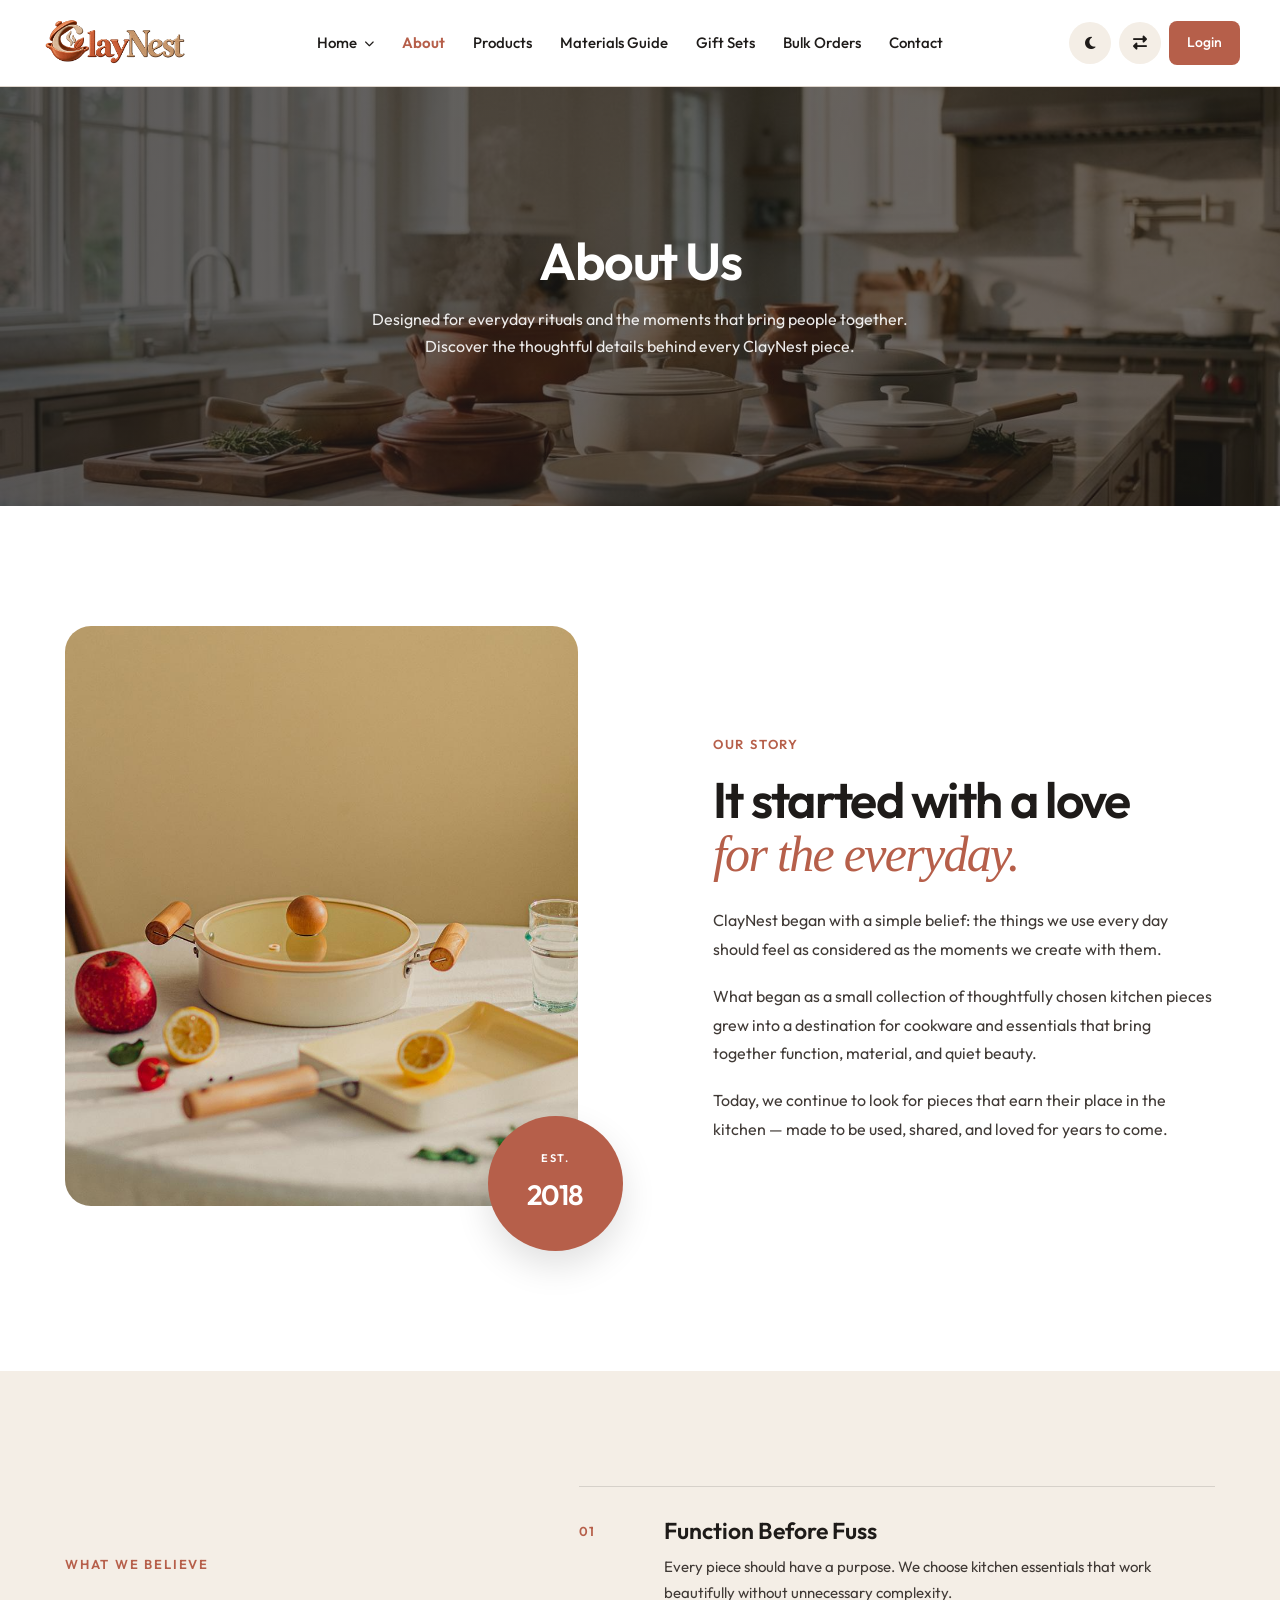
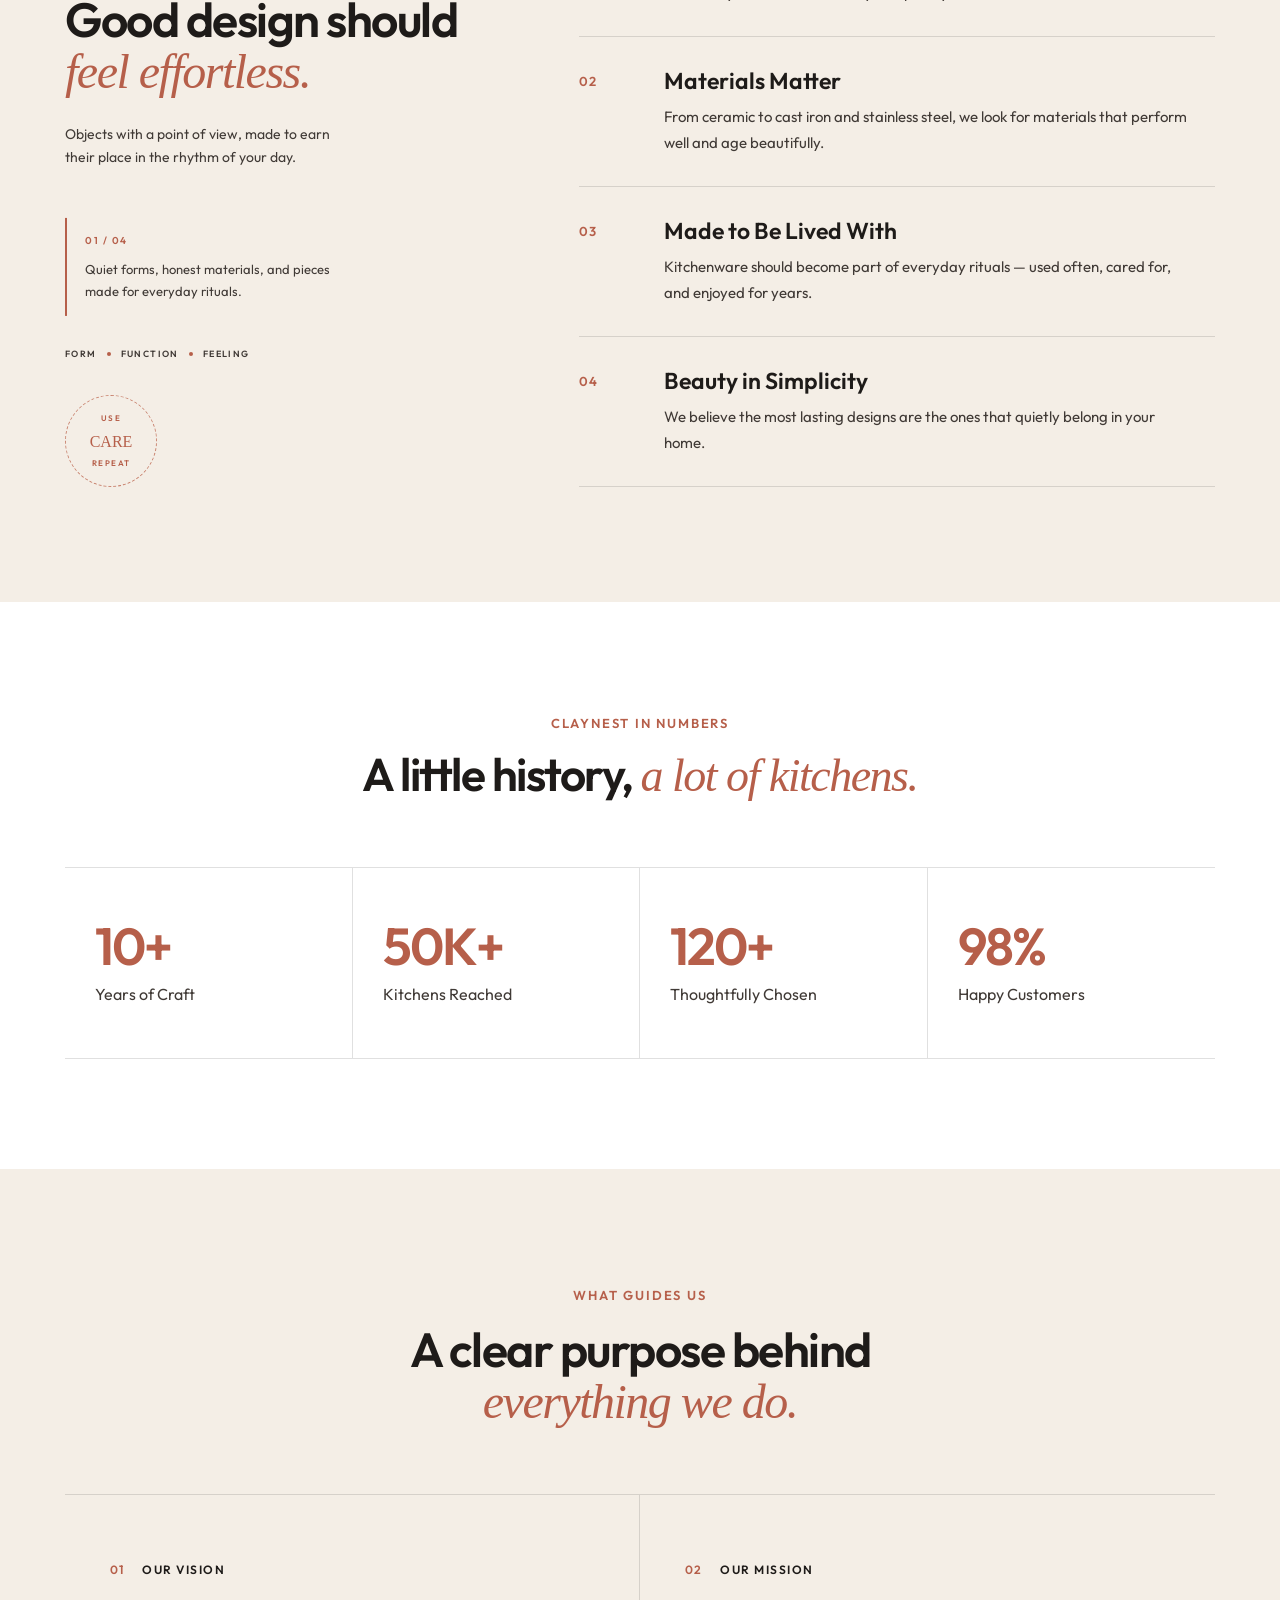
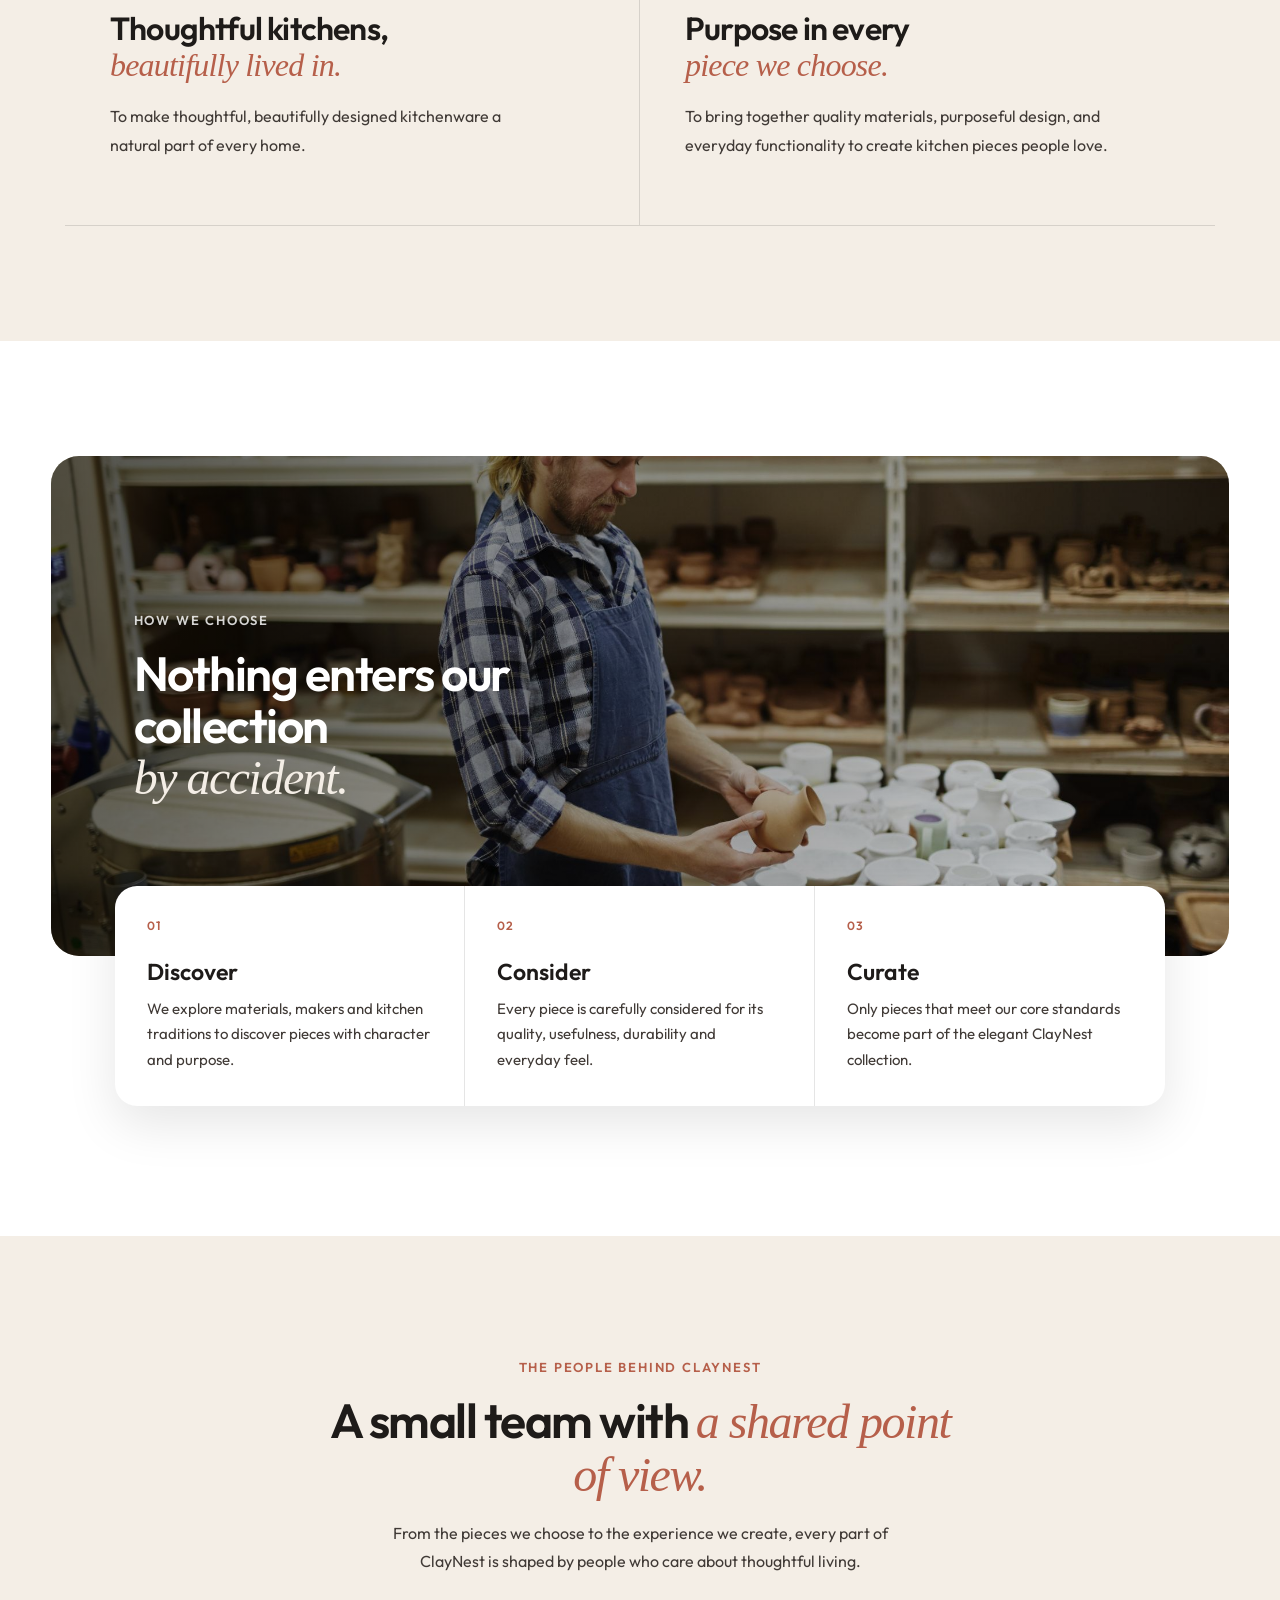
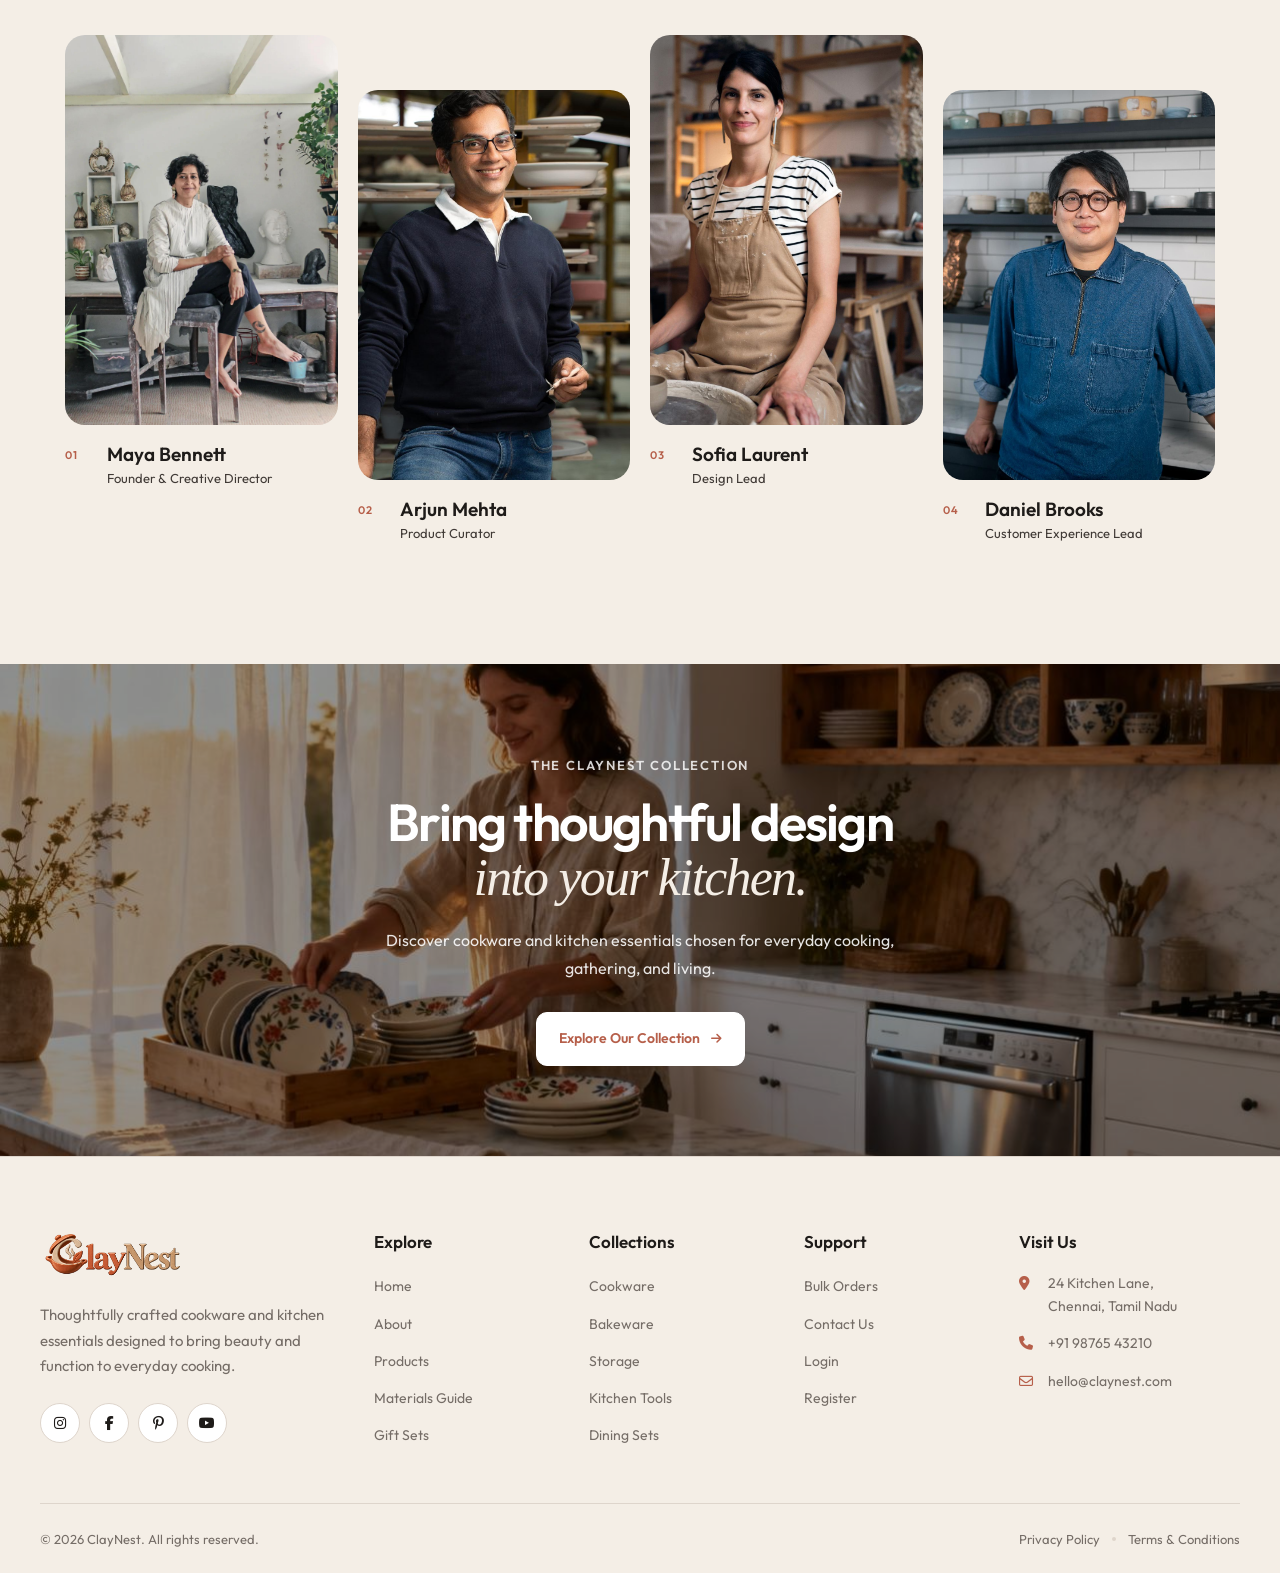
<file: about.html>
<!DOCTYPE html>
<html lang="en">

<head>
    <meta charset="UTF-8">
    <meta name="viewport" content="width=device-width, initial-scale=1.0">

    <title>ClayNest</title>

    <!-- Favicon -->
    <link rel="icon" type="image/png" href="images/favicon.png">

    <!-- Google Font - Outfit -->
    <link rel="preconnect" href="https://fonts.googleapis.com">
    <link rel="preconnect" href="https://fonts.gstatic.com" crossorigin>
    <link href="https://fonts.googleapis.com/css2?family=Outfit:wght@300;400;500;600;700&display=swap" rel="stylesheet">

    <!-- Font Awesome -->
    <link rel="stylesheet" href="https://cdnjs.cloudflare.com/ajax/libs/font-awesome/6.7.2/css/all.min.css">

    <!-- Main CSS -->
    <link rel="stylesheet" href="css/style.css">
</head>

<body>

    <!-- =========================
     HEADER
========================= -->

    <header class="site-header" id="siteHeader">
        <div class="container header-container">

            <!-- Logo -->
            <a href="index.html" class="site-logo" aria-label="ClayNest Home">
                <img src="images/logo.png" alt="ClayNest">
            </a>


            <!-- Desktop Navigation -->
            <nav class="main-navigation" id="mainNavigation" aria-label="Main Navigation">

                <ul class="nav-menu">

                    <!-- Home Dropdown -->
                    <li class="nav-item has-dropdown">

                        <button class="nav-link dropdown-toggle" type="button" aria-expanded="false">
                            Home
                            <i class="fa-solid fa-chevron-down"></i>
                        </button>

                        <ul class="dropdown-menu">

                            <li>
                                <a href="index.html">Home 1</a>
                            </li>

                            <li>
                                <a href="home-2.html">Home 2</a>
                            </li>

                        </ul>

                    </li>


                    <!-- About -->
                    <li class="nav-item">
                        <a href="about.html" class="nav-link">About</a>
                    </li>


                    <!-- Products -->
                    <li class="nav-item">
                        <a href="products.html" class="nav-link">Products</a>
                    </li>


                    <!-- Materials -->
                    <li class="nav-item">
                        <a href="materials.html" class="nav-link">Materials Guide</a>
                    </li>

                    <!-- Gift Sets -->
                    <li class="nav-item">
                        <a href="gift-sets.html" class="nav-link">Gift Sets</a>
                    </li>


                    <!-- Bulk Orders -->
                    <li class="nav-item">
                        <a href="bulk-orders.html" class="nav-link">Bulk Orders</a>
                    </li>


                    <!-- Contact -->
                    <li class="nav-item">
                        <a href="contact.html" class="nav-link">Contact</a>
                    </li>

                </ul>


                <!-- Mobile / Menu Actions -->
                <div class="mobile-menu-actions">

                    <!-- Dark Mode -->
                    <button class="header-action" id="themeToggle" type="button" aria-label="Toggle dark mode">

                        <span class="action-icon">
                            <i class="fa-solid fa-moon"></i>
                        </span>

                        <span class="action-text">Dark Mode</span>

                    </button>


                    <!-- RTL -->
                    <button class="header-action" id="rtlToggle" type="button" aria-label="Toggle RTL direction">

                        <span class="action-icon">
                            <i class="fa-solid fa-right-left"></i>
                        </span>

                        <span class="action-text">RTL Mode</span>

                    </button>


                    <!-- Login -->
                    <a href="login.html" class="header-login">
                        <span>Login</span>
                    </a>

                </div>

            </nav>


            <!-- Desktop Actions -->
            <div class="header-actions">

                <!-- Dark Mode -->
                <button class="desktop-action" id="desktopThemeToggle" type="button" aria-label="Toggle dark mode">

                    <i class="fa-solid fa-moon"></i>

                </button>


                <!-- RTL -->
                <button class="desktop-action" id="desktopRtlToggle" type="button" aria-label="Toggle RTL direction">

                    <i class="fa-solid fa-right-left"></i>

                </button>


                <!-- Login -->
                <a href="login.html" class="header-login">
                    <span>Login</span>
                </a>

            </div>


            <!-- Mobile Menu Toggle -->
            <button class="menu-toggle" id="menuToggle" type="button" aria-label="Open menu" aria-expanded="false"
                aria-controls="mainNavigation">

                <span></span>
                <span></span>
                <span></span>

            </button>

        </div>
    </header>


    <!-- =========================
     PAGE HERO
========================= -->

    <section class="page-hero about-banner">

        <div class="page-hero-overlay">

            <div class="container page-hero-container">

                <h1 class="page-hero-title">
                    About Us
                </h1>

                <p class="page-hero-description">
                    Designed for everyday rituals and the moments that bring people together.<br>
                    Discover the thoughtful details behind every ClayNest piece.
                </p>

            </div>

        </div>

    </section>

    <!-- =========================================================
     ABOUT — OUR STORY
     ========================================================= -->

    <section class="about-story">

        <div class="about-story-container">

            <!-- Story Visual -->

            <div class="about-story-visual">

                <div class="story-main-image">

                    <img src="images/about-story-main.jpg" alt="ClayNest cookware in a warm kitchen setting">

                </div>

                <div class="story-year">
                    <span>EST.</span>
                    <strong>2018</strong>
                </div>

            </div>


            <!-- Story Content -->

            <div class="about-story-content">

                <span class="about-story-label">
                    OUR STORY
                </span>

                <h2>
                    It started with a love
                    <em>for the everyday.</em>
                </h2>

                <p>
                    ClayNest began with a simple belief: the things
                    we use every day should feel as considered as
                    the moments we create with them.
                </p>

                <p>
                    What began as a small collection of thoughtfully
                    chosen kitchen pieces grew into a destination for
                    cookware and essentials that bring together
                    function, material, and quiet beauty.
                </p>

                <p>
                    Today, we continue to look for pieces that earn
                    their place in the kitchen — made to be used,
                    shared, and loved for years to come.
                </p>

            </div>

        </div>

    </section>


    <!-- =========================================================
     ABOUT — WHAT WE BELIEVE
     ========================================================= -->

    <section class="about-beliefs">

        <div class="beliefs-container">

            <div class="beliefs-heading">

                <span class="beliefs-label">
                    WHAT WE BELIEVE
                </span>

                <h2>
                    Good design should
                    <em>feel effortless.</em>
                </h2>

                <p class="beliefs-heading-intro">
                    Objects with a point of view, made to earn their place
                    in the rhythm of your day.
                </p>

                <div class="beliefs-heading-note">

                    <span class="beliefs-note-index">01 / 04</span>

                    <p>
                        Quiet forms, honest materials, and pieces made
                        for everyday rituals.
                    </p>

                </div>

                <div class="beliefs-heading-principles" aria-label="Design principles">
                    <span>FORM</span>
                    <i></i>
                    <span>FUNCTION</span>
                    <i></i>
                    <span>FEELING</span>
                </div>

                <div class="beliefs-heading-seal" aria-label="Made for everyday use">
                    <span>USE</span>
                    <strong>CARE</strong>
                    <span>REPEAT</span>
                </div>

            </div>


            <div class="beliefs-list">

                <div class="belief-item">

                    <span class="belief-number">
                        01
                    </span>

                    <div class="belief-info">

                        <h3>
                            Function Before Fuss
                        </h3>

                        <p>
                            Every piece should have a purpose.
                            We choose kitchen essentials that
                            work beautifully without unnecessary
                            complexity.
                        </p>

                    </div>

                </div>


                <div class="belief-item">

                    <span class="belief-number">
                        02
                    </span>

                    <div class="belief-info">

                        <h3>
                            Materials Matter
                        </h3>

                        <p>
                            From ceramic to cast iron and
                            stainless steel, we look for materials
                            that perform well and age beautifully.
                        </p>

                    </div>

                </div>


                <div class="belief-item">

                    <span class="belief-number">
                        03
                    </span>

                    <div class="belief-info">

                        <h3>
                            Made to Be Lived With
                        </h3>

                        <p>
                            Kitchenware should become part of
                            everyday rituals — used often, cared
                            for, and enjoyed for years.
                        </p>

                    </div>

                </div>


                <div class="belief-item">

                    <span class="belief-number">
                        04
                    </span>

                    <div class="belief-info">

                        <h3>
                            Beauty in Simplicity
                        </h3>

                        <p>
                            We believe the most lasting designs
                            are the ones that quietly belong in
                            your home.
                        </p>

                    </div>

                </div>

            </div>

        </div>

    </section>

    <!-- =========================================================
     ABOUT — STATS
     ========================================================= -->

    <section class="about-stats">

        <div class="stats-container">

            <div class="stats-heading">

                <span>
                    CLAYNEST IN NUMBERS
                </span>

                <h2>
                    A little history,
                    <em>a lot of kitchens.</em>
                </h2>

            </div>


            <div class="stats-list">

                <div class="stat-item">

                    <strong>
                        10+
                    </strong>

                    <span>
                        Years of Craft
                    </span>

                </div>


                <div class="stat-item">

                    <strong>
                        50K+
                    </strong>

                    <span>
                        Kitchens Reached
                    </span>

                </div>


                <div class="stat-item">

                    <strong>
                        120+
                    </strong>

                    <span>
                        Thoughtfully Chosen
                    </span>

                </div>


                <div class="stat-item">

                    <strong>
                        98%
                    </strong>

                    <span>
                        Happy Customers
                    </span>

                </div>

            </div>

        </div>

    </section>

    <!-- =========================================================
     ABOUT — VISION & MISSION
     ========================================================= -->

    <section class="about-vision-mission">

        <div class="vision-mission-container">

            <div class="vision-mission-heading">

                <span class="vision-mission-label">
                    WHAT GUIDES US
                </span>

                <h2>
                    A clear purpose behind
                    <em>everything we do.</em>
                </h2>

            </div>


            <div class="vision-mission-content">

                <!-- Vision -->

                <div class="vision-mission-block">

                    <div class="vm-top">

                        <span class="vm-number">
                            01
                        </span>

                        <span class="vm-title">
                            OUR VISION
                        </span>

                    </div>

                    <h3>
                        Thoughtful kitchens,
                        <em>beautifully lived in.</em>
                    </h3>

                    <p>
                        To make thoughtful, beautifully designed
                        kitchenware a natural part of every home.
                    </p>

                </div>


                <!-- Mission -->

                <div class="vision-mission-block">

                    <div class="vm-top">

                        <span class="vm-number">
                            02
                        </span>

                        <span class="vm-title">
                            OUR MISSION
                        </span>

                    </div>

                    <h3>
                        Purpose in every
                        <em>piece we choose.</em>
                    </h3>

                    <p>
                        To bring together quality materials,
                        purposeful design, and everyday functionality
                        to create kitchen pieces people love.
                    </p>

                </div>

            </div>

        </div>

    </section>

    <!-- =========================================================
     ABOUT — HOW WE CHOOSE
     ========================================================= -->

    <section class="about-choosing">

        <div class="choosing-hero">

            <img src="images/about-choosing.jpg" alt="ClayNest cookware carefully selected for the kitchen">

            <div class="choosing-overlay"></div>

            <div class="choosing-heading">

                <span>
                    HOW WE CHOOSE
                </span>

                <h2>
                    Nothing enters our collection
                    <em>by accident.</em>
                </h2>

            </div>

        </div>


        <div class="choosing-cards">

            <div class="choosing-card">

                <span class="choosing-number">
                    01
                </span>

                <h3>
                    Discover
                </h3>

                <p>
                    We explore materials, makers and kitchen
                    traditions to discover pieces with character
                    and purpose.
                </p>

            </div>


            <div class="choosing-card">

                <span class="choosing-number">
                    02
                </span>

                <h3>
                    Consider
                </h3>

                <p>
                    Every piece is carefully considered for its
                    quality, usefulness, durability and everyday feel.
                </p>

            </div>


            <div class="choosing-card">

                <span class="choosing-number">
                    03
                </span>

                <h3>
                    Curate
                </h3>

                <p>
                    Only pieces that meet our core standards become
                    part of the elegant ClayNest collection.
                </p>

            </div>

        </div>

    </section>

    <!-- =========================================================
     ABOUT — OUR TEAM
     ========================================================= -->

    <section class="about-team">

        <div class="team-container">

            <div class="team-heading">

                <span class="team-label">
                    THE PEOPLE BEHIND CLAYNEST
                </span>

                <h2>
                    A small team with
                    <em>a shared point of view.</em>
                </h2>

                <p>
                    From the pieces we choose to the experience
                    we create, every part of ClayNest is shaped
                    by people who care about thoughtful living.
                </p>

            </div>


            <div class="team-grid">

                <!-- Member 01 -->

                <div class="team-member">

                    <div class="team-image">

                        <img src="images/team-maya.jpg" alt="Maya Bennett">

                    </div>

                    <div class="team-info">

                        <span>
                            01
                        </span>

                        <div>
                            <h3>
                                Maya Bennett
                            </h3>

                            <p>
                                Founder & Creative Director
                            </p>
                        </div>

                    </div>

                </div>


                <!-- Member 02 -->

                <div class="team-member team-member-offset">

                    <div class="team-image">

                        <img src="images/team-arjun.jpg" alt="Arjun Mehta">

                    </div>

                    <div class="team-info">

                        <span>
                            02
                        </span>

                        <div>
                            <h3>
                                Arjun Mehta
                            </h3>

                            <p>
                                Product Curator
                            </p>
                        </div>

                    </div>

                </div>


                <!-- Member 03 -->

                <div class="team-member">

                    <div class="team-image">

                        <img src="images/team-sofia.jpg" alt="Sofia Laurent">

                    </div>

                    <div class="team-info">

                        <span>
                            03
                        </span>

                        <div>
                            <h3>
                                Sofia Laurent
                            </h3>

                            <p>
                                Design Lead
                            </p>
                        </div>

                    </div>

                </div>


                <!-- Member 04 -->

                <div class="team-member team-member-offset">

                    <div class="team-image">

                        <img src="images/team-daniel.jpg" alt="Daniel Brooks">

                    </div>

                    <div class="team-info">

                        <span>
                            04
                        </span>

                        <div>
                            <h3>
                                Daniel Brooks
                            </h3>

                            <p>
                                Customer Experience Lead
                            </p>

                        </div>

                    </div>

                </div>

            </div>

        </div>

    </section>

    <!-- =========================================================
     ABOUT — FINAL CTA
     ========================================================= -->

    <section class="about-final-cta">

        <div class="about-cta-content">

            <span class="about-cta-label">
                THE CLAYNEST COLLECTION
            </span>

            <h2>
                Bring thoughtful design
                <em>into your kitchen.</em>
            </h2>

            <p>
                Discover cookware and kitchen essentials chosen
                for everyday cooking, gathering, and living.
            </p>

            <a href="products.html" class="about-cta-button">

                Explore Our Collection

                <i class="fa-solid fa-arrow-right"></i>

            </a>

        </div>

    </section>

    <!-- =========================
     FOOTER
========================= -->

    <footer class="site-footer">

        <div class="container">

            <!-- Footer Main -->
            <div class="footer-main">

                <!-- Brand -->
                <div class="footer-brand">

                    <a href="index.html" class="footer-logo">
                        <img src="images/logo.png" alt="ClayNest">
                    </a>

                    <p class="footer-description">
                        Thoughtfully crafted cookware and kitchen essentials
                        designed to bring beauty and function to everyday cooking.
                    </p>

                    <div class="footer-social">

                        <a href="#" aria-label="Instagram">
                            <i class="fa-brands fa-instagram"></i>
                        </a>

                        <a href="#" aria-label="Facebook">
                            <i class="fa-brands fa-facebook-f"></i>
                        </a>

                        <a href="#" aria-label="Pinterest">
                            <i class="fa-brands fa-pinterest-p"></i>
                        </a>

                        <a href="#" aria-label="YouTube">
                            <i class="fa-brands fa-youtube"></i>
                        </a>

                    </div>

                </div>


                <!-- Quick Links -->
                <div class="footer-column">

                    <h3>Explore</h3>

                    <ul class="footer-links">

                        <li>
                            <a href="index.html">Home</a>
                        </li>

                        <li>
                            <a href="about.html">About</a>
                        </li>

                        <li>
                            <a href="products.html">Products</a>
                        </li>

                        <li>
                            <a href="materials.html">Materials Guide</a>
                        </li>

                        <li>
                            <a href="gift-sets.html">Gift Sets</a>
                        </li>

                    </ul>

                </div>


                <!-- Collections -->
                <div class="footer-column">

                    <h3>Collections</h3>

                    <ul class="footer-links">

                        <li>
                            <a href="products.html">Cookware</a>
                        </li>

                        <li>
                            <a href="products.html">Bakeware</a>
                        </li>

                        <li>
                            <a href="products.html">Storage</a>
                        </li>

                        <li>
                            <a href="products.html">Kitchen Tools</a>
                        </li>

                        <li>
                            <a href="products.html">Dining Sets</a>
                        </li>

                    </ul>

                </div>


                <!-- Support -->
                <div class="footer-column">

                    <h3>Support</h3>

                    <ul class="footer-links">

                        <li>
                            <a href="bulk-orders.html">Bulk Orders</a>
                        </li>

                        <li>
                            <a href="contact.html">Contact Us</a>
                        </li>

                        <li>
                            <a href="login.html">Login</a>
                        </li>

                        <li>
                            <a href="register.html">Register</a>
                        </li>

                    </ul>

                </div>


                <!-- Contact -->
                <div class="footer-column footer-contact">

                    <h3>Visit Us</h3>

                    <div class="contact-item">

                        <i class="fa-solid fa-location-dot"></i>

                        <span>
                            24 Kitchen Lane,<br>
                            Chennai, Tamil Nadu
                        </span>

                    </div>


                    <div class="contact-item">

                        <i class="fa-solid fa-phone"></i>

                        <a href="tel:+919876543210">
                            +91 98765 43210
                        </a>

                    </div>


                    <div class="contact-item">

                        <i class="fa-regular fa-envelope"></i>

                        <a href="mailto:hello@claynest.com">
                            hello@claynest.com
                        </a>

                    </div>

                </div>

            </div>


            <!-- Footer Bottom -->
            <div class="footer-bottom">

                <p>
                    © 2026 ClayNest. All rights reserved.
                </p>

                <div class="footer-bottom-links">

                    <a href="#">Privacy Policy</a>

                    <span></span>

                    <a href="#">Terms & Conditions</a>

                </div>

            </div>

        </div>

    </footer>


    <!-- Scroll To Top Button -->
    <button class="scroll-to-top" id="scrollToTop" type="button" aria-label="Scroll to top">
        <i class="fa-solid fa-arrow-up"></i>
    </button>

    <!-- Main JavaScript -->
    <script src="js/main.js"></script>

</body>

</html>
</file>
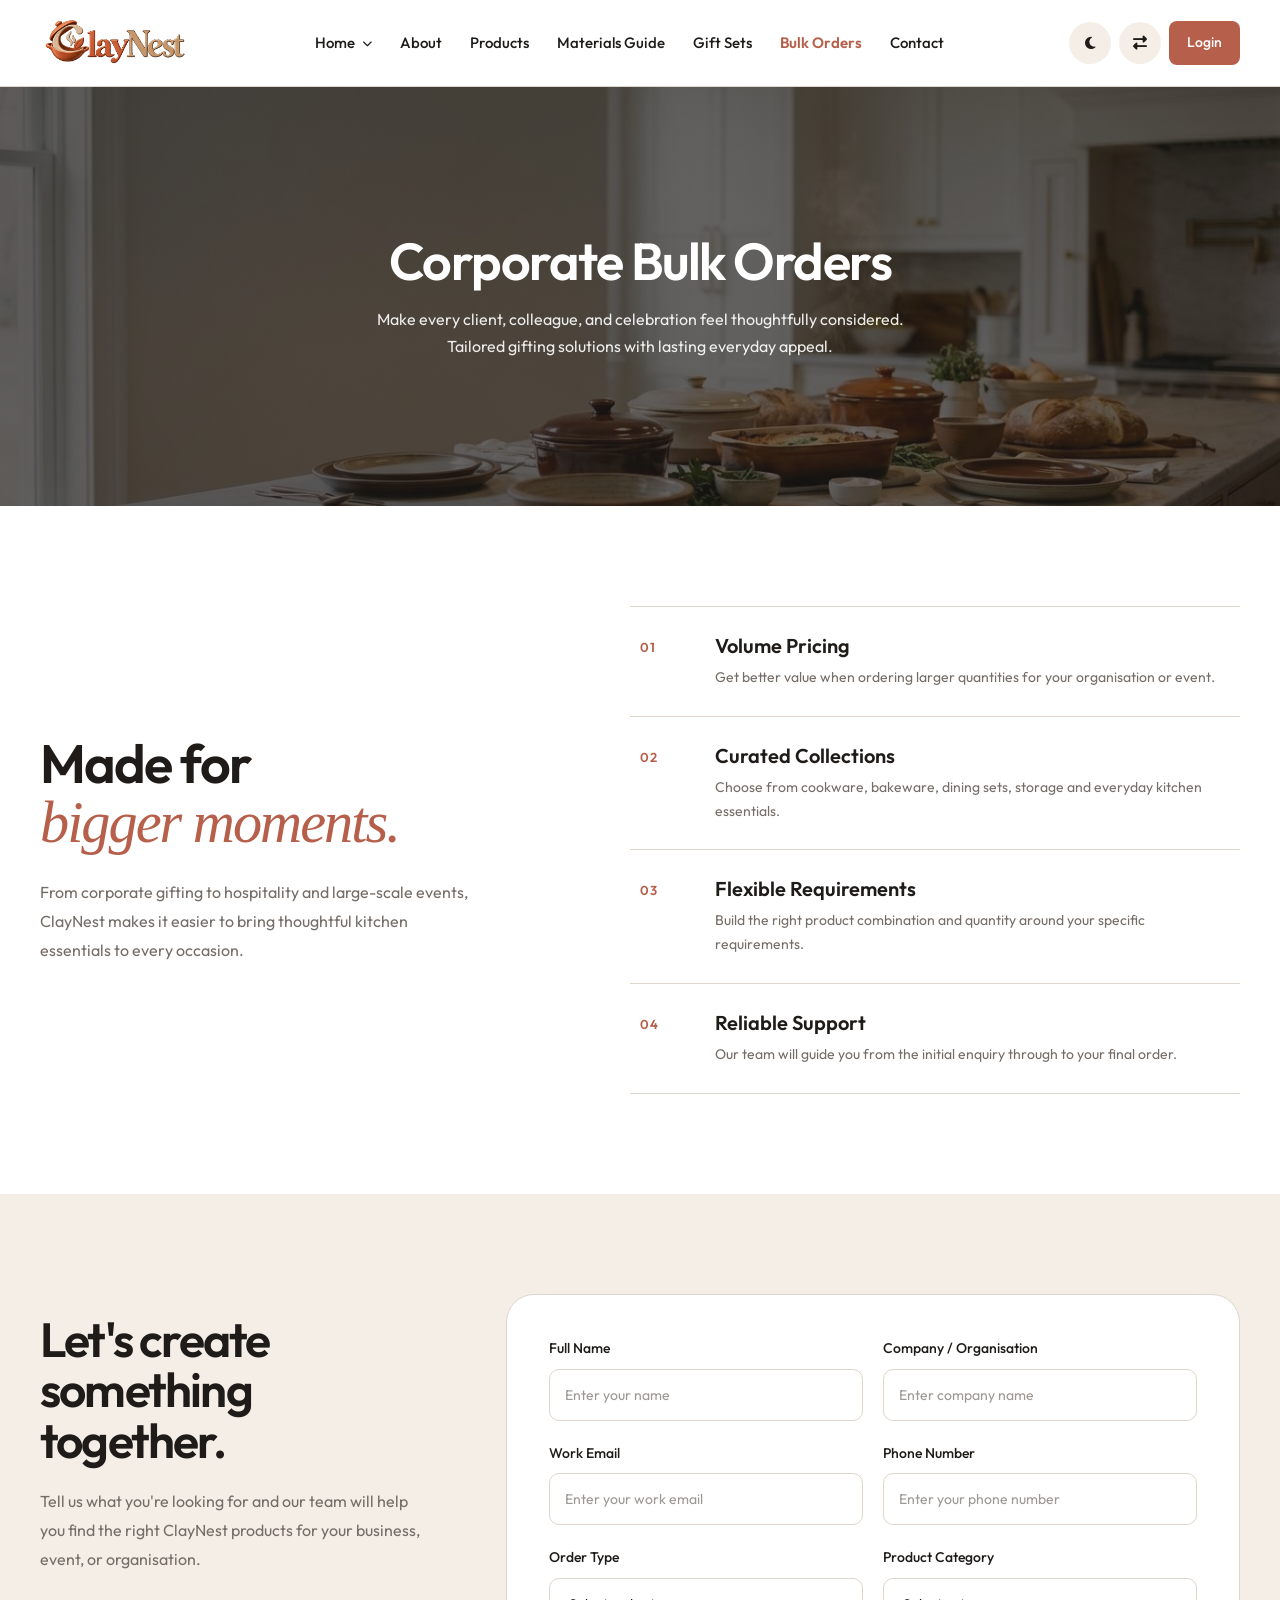
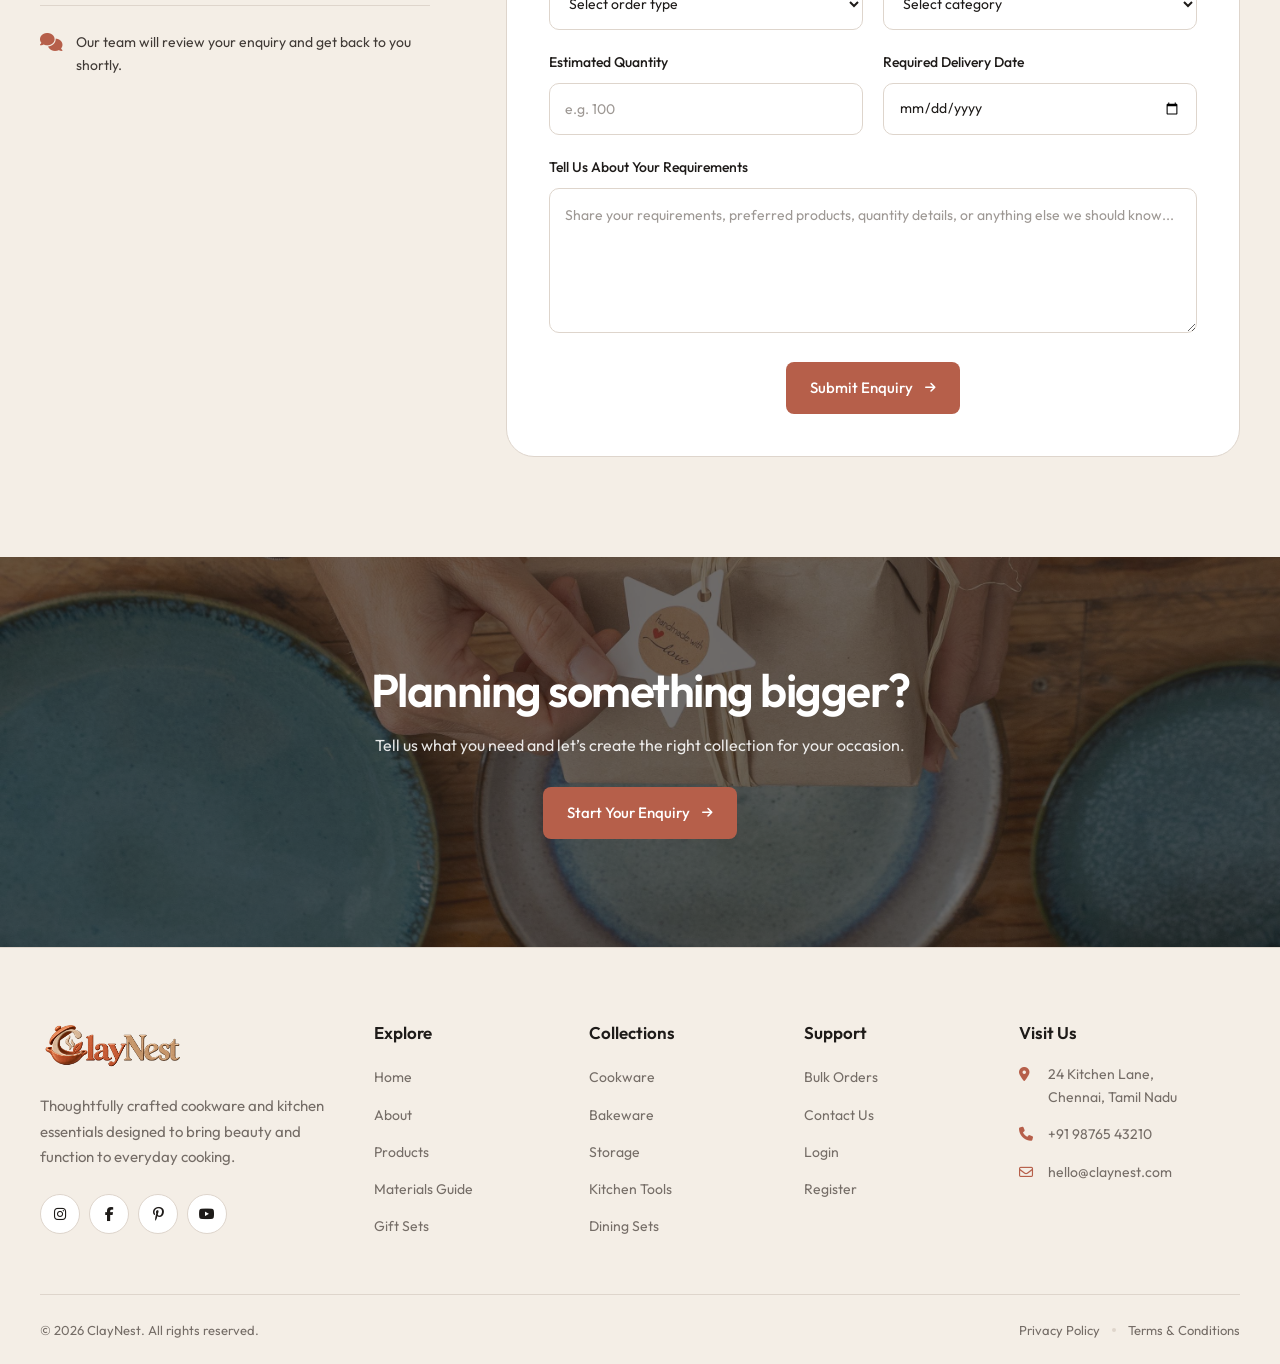
<file: bulk-orders.html>
<!DOCTYPE html>
<html lang="en">

<head>
    <meta charset="UTF-8">
    <meta name="viewport" content="width=device-width, initial-scale=1.0">

    <title>ClayNest</title>

    <!-- Favicon -->
    <link rel="icon" type="image/png" href="images/favicon.png">

    <!-- Google Font - Outfit -->
    <link rel="preconnect" href="https://fonts.googleapis.com">
    <link rel="preconnect" href="https://fonts.gstatic.com" crossorigin>
    <link href="https://fonts.googleapis.com/css2?family=Outfit:wght@300;400;500;600;700&display=swap" rel="stylesheet">

    <!-- Font Awesome -->
    <link rel="stylesheet" href="https://cdnjs.cloudflare.com/ajax/libs/font-awesome/6.7.2/css/all.min.css">

    <!-- Main CSS -->
    <link rel="stylesheet" href="css/style.css">
</head>

<body>

    <!-- =========================
     HEADER
========================= -->

    <header class="site-header" id="siteHeader">
        <div class="container header-container">

            <!-- Logo -->
            <a href="index.html" class="site-logo" aria-label="ClayNest Home">
                <img src="images/logo.png" alt="ClayNest">
            </a>


            <!-- Desktop Navigation -->
            <nav class="main-navigation" id="mainNavigation" aria-label="Main Navigation">

                <ul class="nav-menu">

                    <!-- Home Dropdown -->
                    <li class="nav-item has-dropdown">

                        <button class="nav-link dropdown-toggle" type="button" aria-expanded="false">
                            Home
                            <i class="fa-solid fa-chevron-down"></i>
                        </button>

                        <ul class="dropdown-menu">

                            <li>
                                <a href="index.html">Home 1</a>
                            </li>

                            <li>
                                <a href="home-2.html">Home 2</a>
                            </li>

                        </ul>

                    </li>


                    <!-- About -->
                    <li class="nav-item">
                        <a href="about.html" class="nav-link">About</a>
                    </li>


                    <!-- Products -->
                    <li class="nav-item">
                        <a href="products.html" class="nav-link">Products</a>
                    </li>


                    <!-- Materials -->
                    <li class="nav-item">
                        <a href="materials.html" class="nav-link">Materials Guide</a>
                    </li>

                    <!-- Gift Sets -->
                    <li class="nav-item">
                        <a href="gift-sets.html" class="nav-link">Gift Sets</a>
                    </li>


                    <!-- Bulk Orders -->
                    <li class="nav-item">
                        <a href="bulk-orders.html" class="nav-link">Bulk Orders</a>
                    </li>


                    <!-- Contact -->
                    <li class="nav-item">
                        <a href="contact.html" class="nav-link">Contact</a>
                    </li>

                </ul>


                <!-- Mobile / Menu Actions -->
                <div class="mobile-menu-actions">

                    <!-- Dark Mode -->
                    <button class="header-action" id="themeToggle" type="button" aria-label="Toggle dark mode">

                        <span class="action-icon">
                            <i class="fa-solid fa-moon"></i>
                        </span>

                        <span class="action-text">Dark Mode</span>

                    </button>


                    <!-- RTL -->
                    <button class="header-action" id="rtlToggle" type="button" aria-label="Toggle RTL direction">

                        <span class="action-icon">
                            <i class="fa-solid fa-right-left"></i>
                        </span>

                        <span class="action-text">RTL Mode</span>

                    </button>


                    <!-- Login -->
                    <a href="login.html" class="header-login">
                        <span>Login</span>
                    </a>

                </div>

            </nav>


            <!-- Desktop Actions -->
            <div class="header-actions">

                <!-- Dark Mode -->
                <button class="desktop-action" id="desktopThemeToggle" type="button" aria-label="Toggle dark mode">

                    <i class="fa-solid fa-moon"></i>

                </button>


                <!-- RTL -->
                <button class="desktop-action" id="desktopRtlToggle" type="button" aria-label="Toggle RTL direction">

                    <i class="fa-solid fa-right-left"></i>

                </button>


                <!-- Login -->
                <a href="login.html" class="header-login">
                    <span>Login</span>
                </a>

            </div>


            <!-- Mobile Menu Toggle -->
            <button class="menu-toggle" id="menuToggle" type="button" aria-label="Open menu" aria-expanded="false"
                aria-controls="mainNavigation">

                <span></span>
                <span></span>
                <span></span>

            </button>

        </div>
    </header>


    <!-- =========================
     PAGE HERO
========================= -->

    <section class="page-hero bulk-order-banner">

        <div class="page-hero-overlay">

            <div class="container page-hero-container">

                <h1 class="page-hero-title">
                    Corporate Bulk Orders
                </h1>

                <p class="page-hero-description">
                    Make every client, colleague, and celebration feel thoughtfully considered.<br>
                    Tailored gifting solutions with lasting everyday appeal.
                </p>

            </div>

        </div>

    </section>


    <!-- =========================
     BULK ORDER BENEFITS
========================= -->

    <section class="bulk-benefits-section">

        <div class="container">

            <div class="bulk-benefits-wrapper">

                <!-- Main Statement -->

                <div class="bulk-benefits-intro">

                    <h2>
                        Made for
                        <span>bigger moments.</span>
                    </h2>

                    <p>
                        From corporate gifting to hospitality and
                        large-scale events, ClayNest makes it easier
                        to bring thoughtful kitchen essentials to
                        every occasion.
                    </p>

                </div>


                <!-- Benefits -->

                <div class="bulk-benefits-list">

                    <!-- Benefit 01 -->

                    <div class="bulk-benefit-item">

                        <div class="bulk-benefit-number">
                            01
                        </div>

                        <div class="bulk-benefit-content">

                            <h3>
                                Volume Pricing
                            </h3>

                            <p>
                                Get better value when ordering larger
                                quantities for your organisation or event.
                            </p>

                        </div>

                    </div>


                    <!-- Benefit 02 -->

                    <div class="bulk-benefit-item">

                        <div class="bulk-benefit-number">
                            02
                        </div>

                        <div class="bulk-benefit-content">

                            <h3>
                                Curated Collections
                            </h3>

                            <p>
                                Choose from cookware, bakeware, dining
                                sets, storage and everyday kitchen essentials.
                            </p>

                        </div>

                    </div>


                    <!-- Benefit 03 -->

                    <div class="bulk-benefit-item">

                        <div class="bulk-benefit-number">
                            03
                        </div>

                        <div class="bulk-benefit-content">

                            <h3>
                                Flexible Requirements
                            </h3>

                            <p>
                                Build the right product combination and
                                quantity around your specific requirements.
                            </p>

                        </div>

                    </div>


                    <!-- Benefit 04 -->

                    <div class="bulk-benefit-item">

                        <div class="bulk-benefit-number">
                            04
                        </div>

                        <div class="bulk-benefit-content">

                            <h3>
                                Reliable Support
                            </h3>

                            <p>
                                Our team will guide you from the initial
                                enquiry through to your final order.
                            </p>

                        </div>

                    </div>

                </div>

            </div>

        </div>

    </section>

    <!-- =========================
     BULK ORDER ENQUIRY
========================= -->

    <section class="bulk-enquiry-section">

        <div class="container">

            <div class="bulk-enquiry-wrapper">

                <!-- Enquiry Introduction -->

                <div class="bulk-enquiry-intro">

                    <h2>
                        Let's create
                        something together.
                    </h2>

                    <p>
                        Tell us what you're looking for and our team
                        will help you find the right ClayNest products
                        for your business, event, or organisation.
                    </p>

                    <div class="bulk-enquiry-note">

                        <i class="fa-solid fa-comments"></i>

                        <span>
                            Our team will review your enquiry
                            and get back to you shortly.
                        </span>

                    </div>

                </div>


                <!-- Enquiry Form -->

                <form class="bulk-enquiry-form" action="#" method="post">

                    <div class="bulk-form-row">

                        <div class="bulk-form-group">

                            <label for="bulk-name">
                                Full Name
                            </label>

                            <input type="text" id="bulk-name" name="name" placeholder="Enter your name" required>

                        </div>


                        <div class="bulk-form-group">

                            <label for="bulk-company">
                                Company / Organisation
                            </label>

                            <input type="text" id="bulk-company" name="company" placeholder="Enter company name"
                                required>

                        </div>

                    </div>


                    <div class="bulk-form-row">

                        <div class="bulk-form-group">

                            <label for="bulk-email">
                                Work Email
                            </label>

                            <input type="email" id="bulk-email" name="email" placeholder="Enter your work email"
                                required>

                        </div>


                        <div class="bulk-form-group">

                            <label for="bulk-phone">
                                Phone Number
                            </label>

                            <input type="tel" id="bulk-phone" name="phone" placeholder="Enter your phone number"
                                required>

                        </div>

                    </div>


                    <div class="bulk-form-row">

                        <div class="bulk-form-group">

                            <label for="bulk-order-type">
                                Order Type
                            </label>

                            <select id="bulk-order-type" name="order_type" required>

                                <option value="" selected disabled>
                                    Select order type
                                </option>

                                <option value="corporate-gifting">
                                    Corporate Gifting
                                </option>

                                <option value="hospitality">
                                    Hospitality
                                </option>

                                <option value="restaurant-cafe">
                                    Restaurant / Café
                                </option>

                                <option value="retail">
                                    Retail
                                </option>

                                <option value="events">
                                    Events & Occasions
                                </option>

                                <option value="other">
                                    Other
                                </option>

                            </select>

                        </div>


                        <div class="bulk-form-group">

                            <label for="bulk-category">
                                Product Category
                            </label>

                            <select id="bulk-category" name="category" required>

                                <option value="" selected disabled>
                                    Select category
                                </option>

                                <option value="cookware">
                                    Cookware
                                </option>

                                <option value="bakeware">
                                    Bakeware
                                </option>

                                <option value="storage">
                                    Storage Containers
                                </option>

                                <option value="tools">
                                    Kitchen Tools
                                </option>

                                <option value="dining">
                                    Dining Sets
                                </option>

                                <option value="mixed">
                                    Mixed Collection
                                </option>

                            </select>

                        </div>

                    </div>


                    <div class="bulk-form-row">

                        <div class="bulk-form-group">

                            <label for="bulk-quantity">
                                Estimated Quantity
                            </label>

                            <input type="number" id="bulk-quantity" name="quantity" placeholder="e.g. 100" min="1">

                        </div>


                        <div class="bulk-form-group">

                            <label for="bulk-date">
                                Required Delivery Date
                            </label>

                            <input type="date" id="bulk-date" name="delivery_date">

                        </div>

                    </div>


                    <div class="bulk-form-group">

                        <label for="bulk-message">
                            Tell Us About Your Requirements
                        </label>

                        <textarea id="bulk-message" name="message"
                            placeholder="Share your requirements, preferred products, quantity details, or anything else we should know..."
                            required></textarea>

                    </div>


                    <button type="submit" class="bulk-submit-button">

                        Submit Enquiry

                        <i class="fa-solid fa-arrow-right"></i>

                    </button>

                </form>

            </div>

        </div>

    </section>

    <!-- =========================
     BULK ORDER CTA
========================= -->

    <section class="bulk-cta-section">

        <div class="bulk-cta-overlay">

            <div class="container">

                <div class="bulk-cta-content">

                    <h2>
                        Planning something bigger?
                    </h2>

                    <p>
                        Tell us what you need and let’s create
                        the right collection for your occasion.
                    </p>

                    <a href="#bulk-enquiry" class="bulk-cta-button">
                        Start Your Enquiry
                        <i class="fa-solid fa-arrow-right"></i>
                    </a>

                </div>

            </div>

        </div>

    </section>


    <!-- =========================
     FOOTER
========================= -->

    <footer class="site-footer">

        <div class="container">

            <!-- Footer Main -->
            <div class="footer-main">

                <!-- Brand -->
                <div class="footer-brand">

                    <a href="index.html" class="footer-logo">
                        <img src="images/logo.png" alt="ClayNest">
                    </a>

                    <p class="footer-description">
                        Thoughtfully crafted cookware and kitchen essentials
                        designed to bring beauty and function to everyday cooking.
                    </p>

                    <div class="footer-social">

                        <a href="#" aria-label="Instagram">
                            <i class="fa-brands fa-instagram"></i>
                        </a>

                        <a href="#" aria-label="Facebook">
                            <i class="fa-brands fa-facebook-f"></i>
                        </a>

                        <a href="#" aria-label="Pinterest">
                            <i class="fa-brands fa-pinterest-p"></i>
                        </a>

                        <a href="#" aria-label="YouTube">
                            <i class="fa-brands fa-youtube"></i>
                        </a>

                    </div>

                </div>


                <!-- Quick Links -->
                <div class="footer-column">

                    <h3>Explore</h3>

                    <ul class="footer-links">

                        <li>
                            <a href="index.html">Home</a>
                        </li>

                        <li>
                            <a href="about.html">About</a>
                        </li>

                        <li>
                            <a href="products.html">Products</a>
                        </li>

                        <li>
                            <a href="materials.html">Materials Guide</a>
                        </li>

                        <li>
                            <a href="gift-sets.html">Gift Sets</a>
                        </li>

                    </ul>

                </div>


                <!-- Collections -->
                <div class="footer-column">

                    <h3>Collections</h3>

                    <ul class="footer-links">

                        <li>
                            <a href="products.html">Cookware</a>
                        </li>

                        <li>
                            <a href="products.html">Bakeware</a>
                        </li>

                        <li>
                            <a href="products.html">Storage</a>
                        </li>

                        <li>
                            <a href="products.html">Kitchen Tools</a>
                        </li>

                        <li>
                            <a href="products.html">Dining Sets</a>
                        </li>

                    </ul>

                </div>


                <!-- Support -->
                <div class="footer-column">

                    <h3>Support</h3>

                    <ul class="footer-links">

                        <li>
                            <a href="bulk-orders.html">Bulk Orders</a>
                        </li>

                        <li>
                            <a href="contact.html">Contact Us</a>
                        </li>

                        <li>
                            <a href="login.html">Login</a>
                        </li>

                        <li>
                            <a href="register.html">Register</a>
                        </li>

                    </ul>

                </div>


                <!-- Contact -->
                <div class="footer-column footer-contact">

                    <h3>Visit Us</h3>

                    <div class="contact-item">

                        <i class="fa-solid fa-location-dot"></i>

                        <span>
                            24 Kitchen Lane,<br>
                            Chennai, Tamil Nadu
                        </span>

                    </div>


                    <div class="contact-item">

                        <i class="fa-solid fa-phone"></i>

                        <a href="tel:+919876543210">
                            +91 98765 43210
                        </a>

                    </div>


                    <div class="contact-item">

                        <i class="fa-regular fa-envelope"></i>

                        <a href="mailto:hello@claynest.com">
                            hello@claynest.com
                        </a>

                    </div>

                </div>

            </div>


            <!-- Footer Bottom -->
            <div class="footer-bottom">

                <p>
                    © 2026 ClayNest. All rights reserved.
                </p>

                <div class="footer-bottom-links">

                    <a href="#">Privacy Policy</a>

                    <span></span>

                    <a href="#">Terms & Conditions</a>

                </div>

            </div>

        </div>

    </footer>


    <!-- Scroll To Top Button -->
    <button class="scroll-to-top" id="scrollToTop" type="button" aria-label="Scroll to top">
        <i class="fa-solid fa-arrow-up"></i>
    </button>

    <!-- Main JavaScript -->
    <script src="js/main.js"></script>

</body>

</html>
</file>
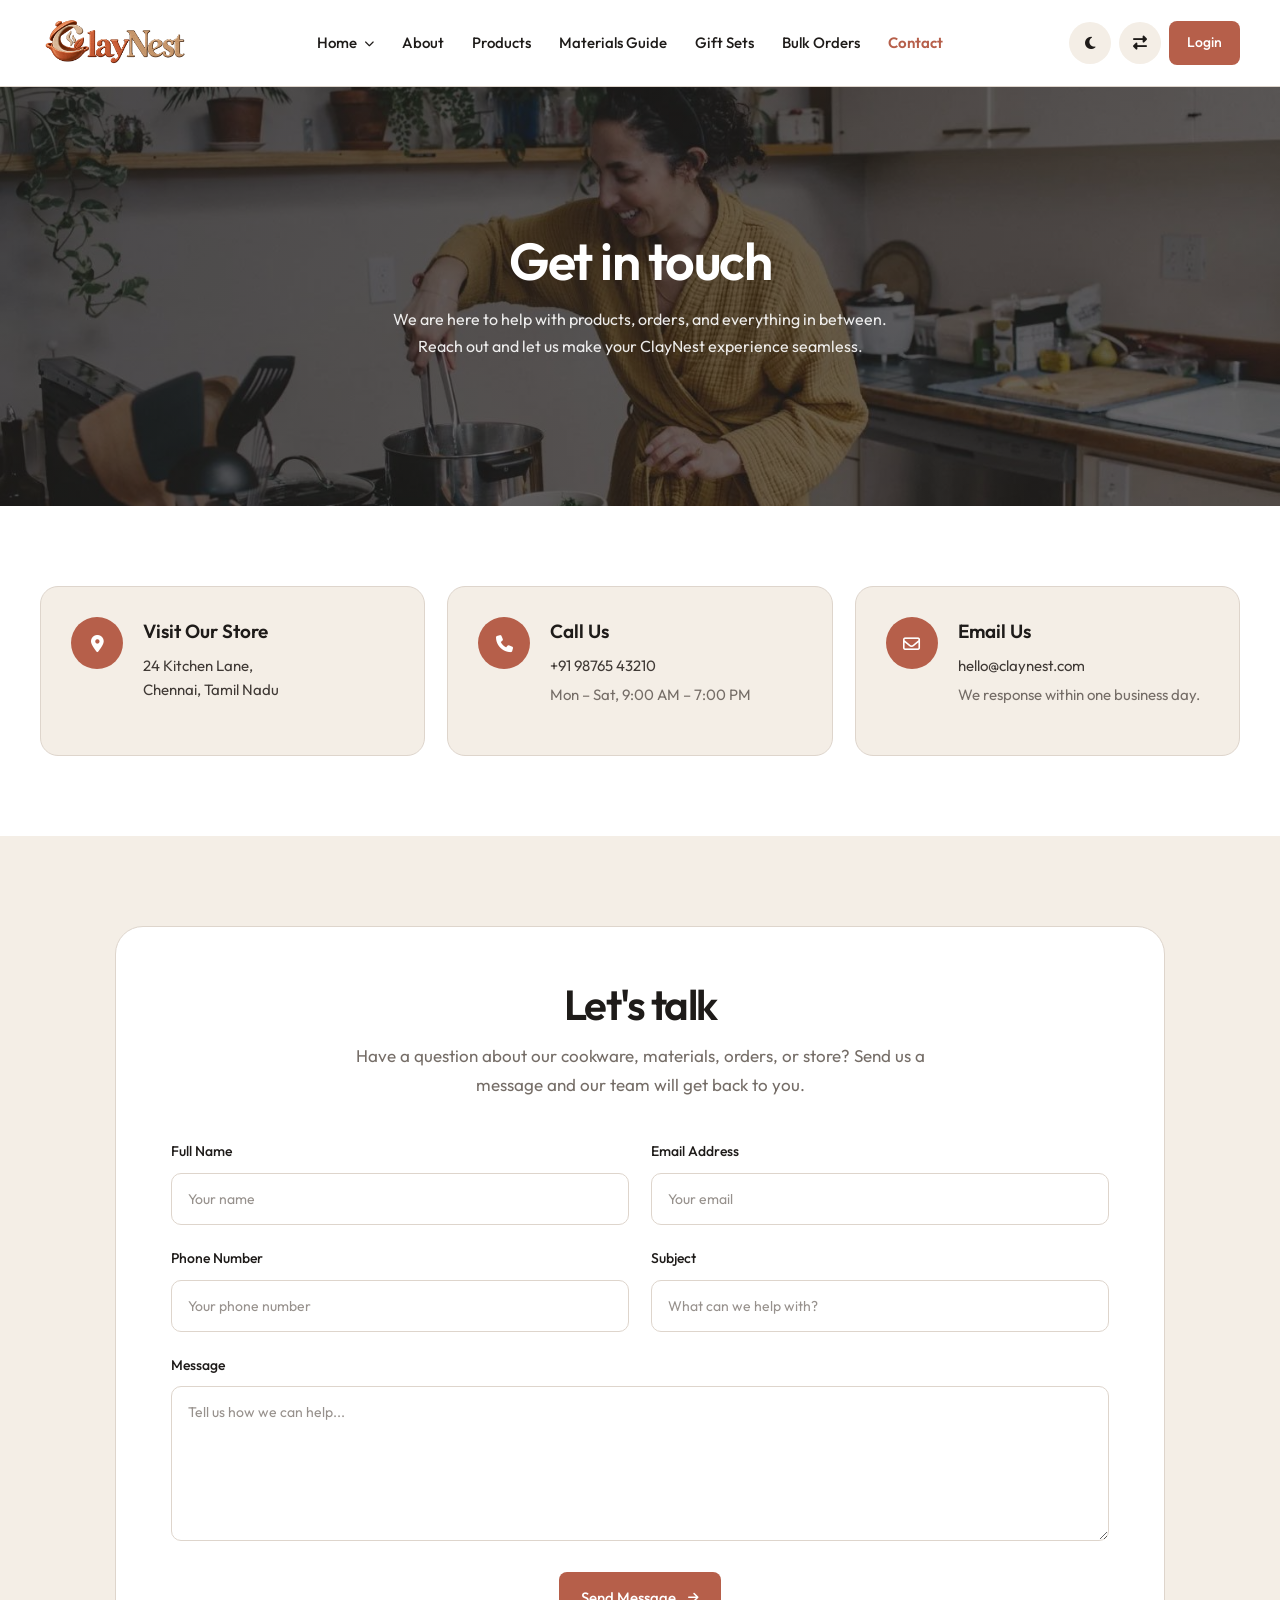
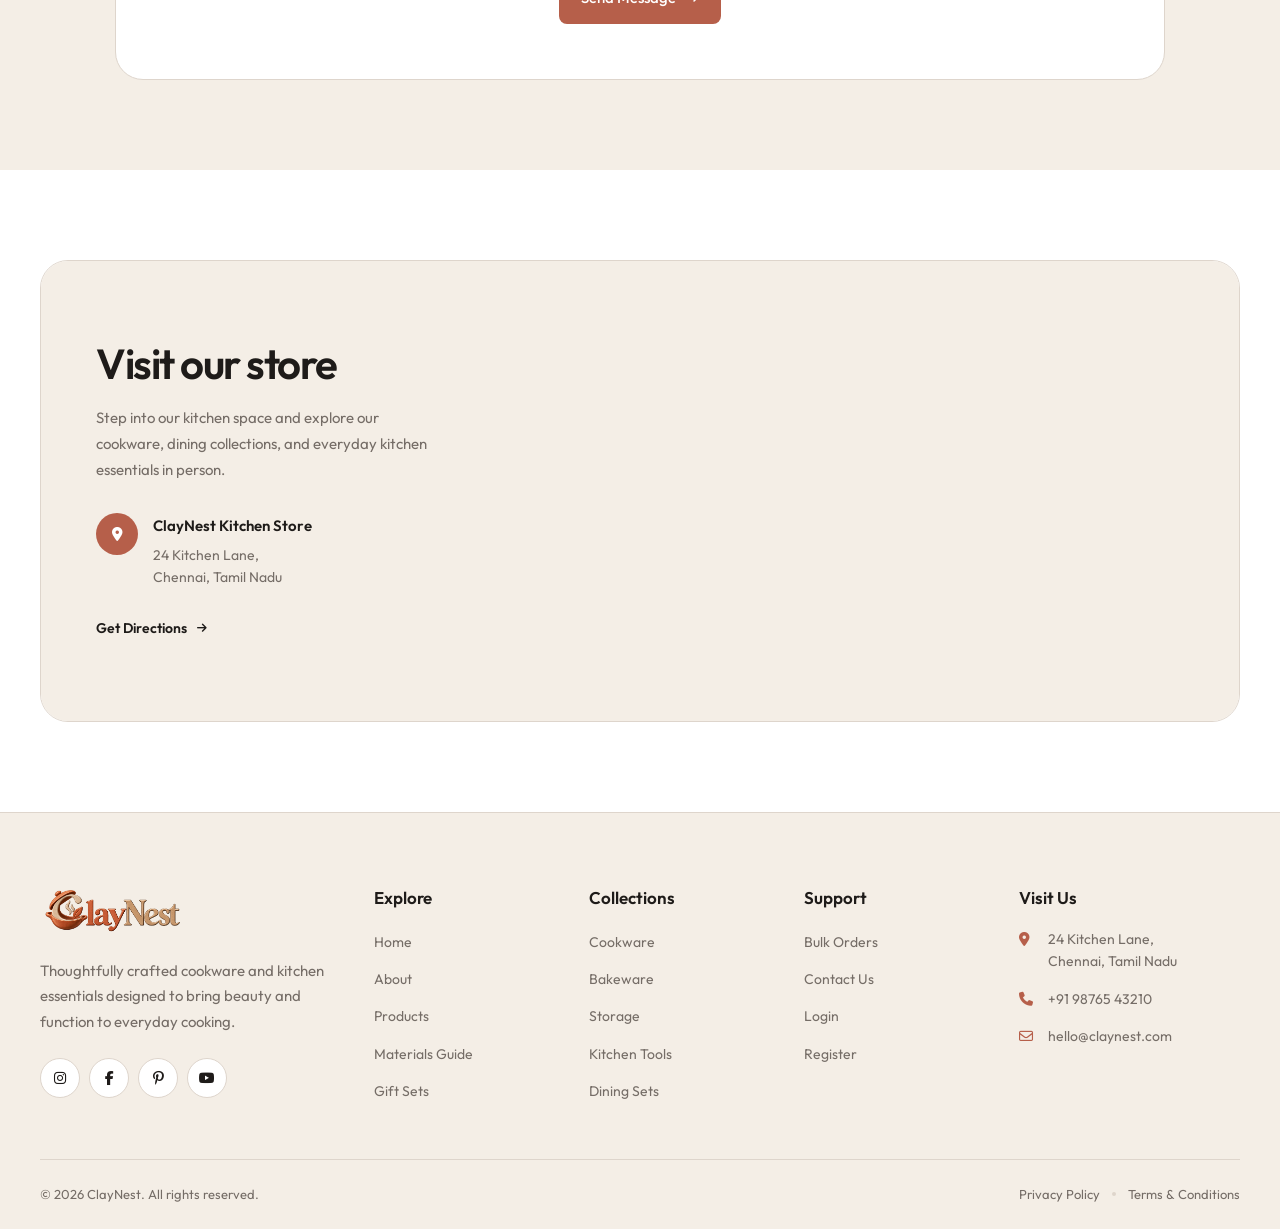
<file: contact.html>
<!DOCTYPE html>
<html lang="en">

<head>
    <meta charset="UTF-8">
    <meta name="viewport" content="width=device-width, initial-scale=1.0">

    <title>ClayNest</title>

    <!-- Favicon -->
    <link rel="icon" type="image/png" href="images/favicon.png">

    <!-- Google Font - Outfit -->
    <link rel="preconnect" href="https://fonts.googleapis.com">
    <link rel="preconnect" href="https://fonts.gstatic.com" crossorigin>
    <link href="https://fonts.googleapis.com/css2?family=Outfit:wght@300;400;500;600;700&display=swap" rel="stylesheet">

    <!-- Font Awesome -->
    <link rel="stylesheet" href="https://cdnjs.cloudflare.com/ajax/libs/font-awesome/6.7.2/css/all.min.css">

    <!-- Main CSS -->
    <link rel="stylesheet" href="css/style.css">
</head>

<body>

    <!-- =========================
     HEADER
========================= -->

    <header class="site-header" id="siteHeader">
        <div class="container header-container">

            <!-- Logo -->
            <a href="index.html" class="site-logo" aria-label="ClayNest Home">
                <img src="images/logo.png" alt="ClayNest">
            </a>


            <!-- Desktop Navigation -->
            <nav class="main-navigation" id="mainNavigation" aria-label="Main Navigation">

                <ul class="nav-menu">

                    <!-- Home Dropdown -->
                    <li class="nav-item has-dropdown">

                        <button class="nav-link dropdown-toggle" type="button" aria-expanded="false">
                            Home
                            <i class="fa-solid fa-chevron-down"></i>
                        </button>

                        <ul class="dropdown-menu">

                            <li>
                                <a href="index.html">Home 1</a>
                            </li>

                            <li>
                                <a href="home-2.html">Home 2</a>
                            </li>

                        </ul>

                    </li>


                    <!-- About -->
                    <li class="nav-item">
                        <a href="about.html" class="nav-link">About</a>
                    </li>


                    <!-- Products -->
                    <li class="nav-item">
                        <a href="products.html" class="nav-link">Products</a>
                    </li>


                    <!-- Materials -->
                    <li class="nav-item">
                        <a href="materials.html" class="nav-link">Materials Guide</a>
                    </li>

                    <!-- Gift Sets -->
                    <li class="nav-item">
                        <a href="gift-sets.html" class="nav-link">Gift Sets</a>
                    </li>


                    <!-- Bulk Orders -->
                    <li class="nav-item">
                        <a href="bulk-orders.html" class="nav-link">Bulk Orders</a>
                    </li>


                    <!-- Contact -->
                    <li class="nav-item">
                        <a href="contact.html" class="nav-link">Contact</a>
                    </li>

                </ul>


                <!-- Mobile / Menu Actions -->
                <div class="mobile-menu-actions">

                    <!-- Dark Mode -->
                    <button class="header-action" id="themeToggle" type="button" aria-label="Toggle dark mode">

                        <span class="action-icon">
                            <i class="fa-solid fa-moon"></i>
                        </span>

                        <span class="action-text">Dark Mode</span>

                    </button>


                    <!-- RTL -->
                    <button class="header-action" id="rtlToggle" type="button" aria-label="Toggle RTL direction">

                        <span class="action-icon">
                            <i class="fa-solid fa-right-left"></i>
                        </span>

                        <span class="action-text">RTL Mode</span>

                    </button>


                    <!-- Login -->
                    <a href="login.html" class="header-login">
                        <span>Login</span>
                    </a>

                </div>

            </nav>


            <!-- Desktop Actions -->
            <div class="header-actions">

                <!-- Dark Mode -->
                <button class="desktop-action" id="desktopThemeToggle" type="button" aria-label="Toggle dark mode">

                    <i class="fa-solid fa-moon"></i>

                </button>


                <!-- RTL -->
                <button class="desktop-action" id="desktopRtlToggle" type="button" aria-label="Toggle RTL direction">

                    <i class="fa-solid fa-right-left"></i>

                </button>


                <!-- Login -->
                <a href="login.html" class="header-login">
                    <span>Login</span>
                </a>

            </div>


            <!-- Mobile Menu Toggle -->
            <button class="menu-toggle" id="menuToggle" type="button" aria-label="Open menu" aria-expanded="false"
                aria-controls="mainNavigation">

                <span></span>
                <span></span>
                <span></span>

            </button>

        </div>
    </header>


    <!-- =========================
     PAGE HERO
========================= -->

    <section class="page-hero contact-banner">

        <div class="page-hero-overlay">

            <div class="container page-hero-container">

                <h1 class="page-hero-title">
                    Get in touch
                </h1>

                <p class="page-hero-description">
                    We are here to help with products, orders, and everything in between.<br>
                    Reach out and let us make your ClayNest experience seamless.
                </p>

            </div>

        </div>

    </section>

    <!-- =========================
     CONTACT INFO
========================= -->

    <section class="contact-info-section">

        <div class="container">

            <div class="contact-info-grid">

                <!-- Store -->
                <div class="contact-info-card">

                    <div class="contact-info-icon">
                        <i class="fa-solid fa-location-dot"></i>
                    </div>

                    <div class="contact-info-content">

                        <h3>Visit Our Store</h3>

                        <p>
                            24 Kitchen Lane,<br>
                            Chennai, Tamil Nadu
                        </p>

                    </div>

                </div>


                <!-- Phone -->
                <div class="contact-info-card">

                    <div class="contact-info-icon">
                        <i class="fa-solid fa-phone"></i>
                    </div>

                    <div class="contact-info-content">

                        <h3>Call Us</h3>

                        <p>
                            <a href="tel:+919876543210">
                                +91 98765 43210
                            </a>
                        </p>

                        <span>
                            Mon – Sat, 9:00 AM – 7:00 PM
                        </span>

                    </div>

                </div>


                <!-- Email -->
                <div class="contact-info-card">

                    <div class="contact-info-icon">
                        <i class="fa-regular fa-envelope"></i>
                    </div>

                    <div class="contact-info-content">

                        <h3>Email Us</h3>

                        <p>
                            <a href="mailto:hello@claynest.com">
                                hello@claynest.com
                            </a>
                        </p>

                        <span>
                            We response within one business day.
                        </span>

                    </div>

                </div>

            </div>

        </div>

    </section>

    <!-- =========================
     CONTACT FORM SECTION
========================= -->

    <section class="contact-form-section">

        <div class="container">

            <div class="contact-form-wrapper">

                <!-- Form Introduction -->
                <div class="contact-form-intro">

                    <h2>
                        Let's talk
                    </h2>

                    <p>
                        Have a question about our cookware, materials,
                        orders, or store? Send us a message and our team
                        will get back to you.
                    </p>

                </div>


                <!-- Contact Form -->
                <form class="contact-form" action="#" method="post">

                    <div class="form-row">

                        <div class="form-group">

                            <label for="contact-name">
                                Full Name
                            </label>

                            <input type="text" id="contact-name" name="name" placeholder="Your name" required>

                        </div>


                        <div class="form-group">

                            <label for="contact-email">
                                Email Address
                            </label>

                            <input type="email" id="contact-email" name="email" placeholder="Your email" required>

                        </div>

                    </div>


                    <div class="form-row">

                        <div class="form-group">

                            <label for="contact-phone">
                                Phone Number
                            </label>

                            <input type="tel" id="contact-phone" name="phone" placeholder="Your phone number">

                        </div>


                        <div class="form-group">

                            <label for="contact-subject">
                                Subject
                            </label>

                            <input type="text" id="contact-subject" name="subject" placeholder="What can we help with?">

                        </div>

                    </div>


                    <div class="form-group">

                        <label for="contact-message">
                            Message
                        </label>

                        <textarea id="contact-message" name="message" placeholder="Tell us how we can help..."
                            required></textarea>

                    </div>


                    <button type="submit" class="contact-submit">

                        Send Message

                        <i class="fa-solid fa-arrow-right"></i>

                    </button>

                </form>

            </div>

        </div>

    </section>

    <!-- =========================
     STORE LOCATION
========================= -->

    <section class="store-location-section">

        <div class="container">

            <div class="store-location-wrapper">

                <!-- Location Content -->
                <div class="store-location-content">

                    <h2>
                        Visit our store
                    </h2>

                    <p>
                        Step into our kitchen space and explore our
                        cookware, dining collections, and everyday
                        kitchen essentials in person.
                    </p>

                    <div class="store-address">

                        <i class="fa-solid fa-location-dot"></i>

                        <div>
                            <strong>ClayNest Kitchen Store</strong>

                            <span>
                                24 Kitchen Lane,<br>
                                Chennai, Tamil Nadu
                            </span>
                        </div>

                    </div>

                    <a href="https://www.google.com/maps" class="map-link" target="_blank" rel="noopener">
                        Get Directions
                        <i class="fa-solid fa-arrow-right"></i>
                    </a>

                </div>


                <!-- Map -->
                <div class="store-map">

                    <iframe src="https://www.google.com/maps?q=Chennai,Tamil%20Nadu&output=embed" width="100%"
                        height="460" style="border:0;" allowfullscreen="" loading="lazy"
                        referrerpolicy="no-referrer-when-downgrade">
                    </iframe>

                </div>

            </div>

        </div>

    </section>

    <!-- =========================
     FOOTER
========================= -->

    <footer class="site-footer">

        <div class="container">

            <!-- Footer Main -->
            <div class="footer-main">

                <!-- Brand -->
                <div class="footer-brand">

                    <a href="index.html" class="footer-logo">
                        <img src="images/logo.png" alt="ClayNest">
                    </a>

                    <p class="footer-description">
                        Thoughtfully crafted cookware and kitchen essentials
                        designed to bring beauty and function to everyday cooking.
                    </p>

                    <div class="footer-social">

                        <a href="#" aria-label="Instagram">
                            <i class="fa-brands fa-instagram"></i>
                        </a>

                        <a href="#" aria-label="Facebook">
                            <i class="fa-brands fa-facebook-f"></i>
                        </a>

                        <a href="#" aria-label="Pinterest">
                            <i class="fa-brands fa-pinterest-p"></i>
                        </a>

                        <a href="#" aria-label="YouTube">
                            <i class="fa-brands fa-youtube"></i>
                        </a>

                    </div>

                </div>


                <!-- Quick Links -->
                <div class="footer-column">

                    <h3>Explore</h3>

                    <ul class="footer-links">

                        <li>
                            <a href="index.html">Home</a>
                        </li>

                        <li>
                            <a href="about.html">About</a>
                        </li>

                        <li>
                            <a href="products.html">Products</a>
                        </li>

                        <li>
                            <a href="materials.html">Materials Guide</a>
                        </li>

                        <li>
                            <a href="gift-sets.html">Gift Sets</a>
                        </li>

                    </ul>

                </div>


                <!-- Collections -->
                <div class="footer-column">

                    <h3>Collections</h3>

                    <ul class="footer-links">

                        <li>
                            <a href="products.html">Cookware</a>
                        </li>

                        <li>
                            <a href="products.html">Bakeware</a>
                        </li>

                        <li>
                            <a href="products.html">Storage</a>
                        </li>

                        <li>
                            <a href="products.html">Kitchen Tools</a>
                        </li>

                        <li>
                            <a href="products.html">Dining Sets</a>
                        </li>

                    </ul>

                </div>


                <!-- Support -->
                <div class="footer-column">

                    <h3>Support</h3>

                    <ul class="footer-links">

                        <li>
                            <a href="bulk-orders.html">Bulk Orders</a>
                        </li>

                        <li>
                            <a href="contact.html">Contact Us</a>
                        </li>

                        <li>
                            <a href="login.html">Login</a>
                        </li>

                        <li>
                            <a href="register.html">Register</a>
                        </li>

                    </ul>

                </div>


                <!-- Contact -->
                <div class="footer-column footer-contact">

                    <h3>Visit Us</h3>

                    <div class="contact-item">

                        <i class="fa-solid fa-location-dot"></i>

                        <span>
                            24 Kitchen Lane,<br>
                            Chennai, Tamil Nadu
                        </span>

                    </div>


                    <div class="contact-item">

                        <i class="fa-solid fa-phone"></i>

                        <a href="tel:+919876543210">
                            +91 98765 43210
                        </a>

                    </div>


                    <div class="contact-item">

                        <i class="fa-regular fa-envelope"></i>

                        <a href="mailto:hello@claynest.com">
                            hello@claynest.com
                        </a>

                    </div>

                </div>

            </div>


            <!-- Footer Bottom -->
            <div class="footer-bottom">

                <p>
                    © 2026 ClayNest. All rights reserved.
                </p>

                <div class="footer-bottom-links">

                    <a href="#">Privacy Policy</a>

                    <span></span>

                    <a href="#">Terms & Conditions</a>

                </div>

            </div>

        </div>

    </footer>


    <!-- Scroll To Top Button -->
    <button class="scroll-to-top" id="scrollToTop" type="button" aria-label="Scroll to top">
        <i class="fa-solid fa-arrow-up"></i>
    </button>

    <!-- Main JavaScript -->
    <script src="js/main.js"></script>

</body>

</html>
</file>
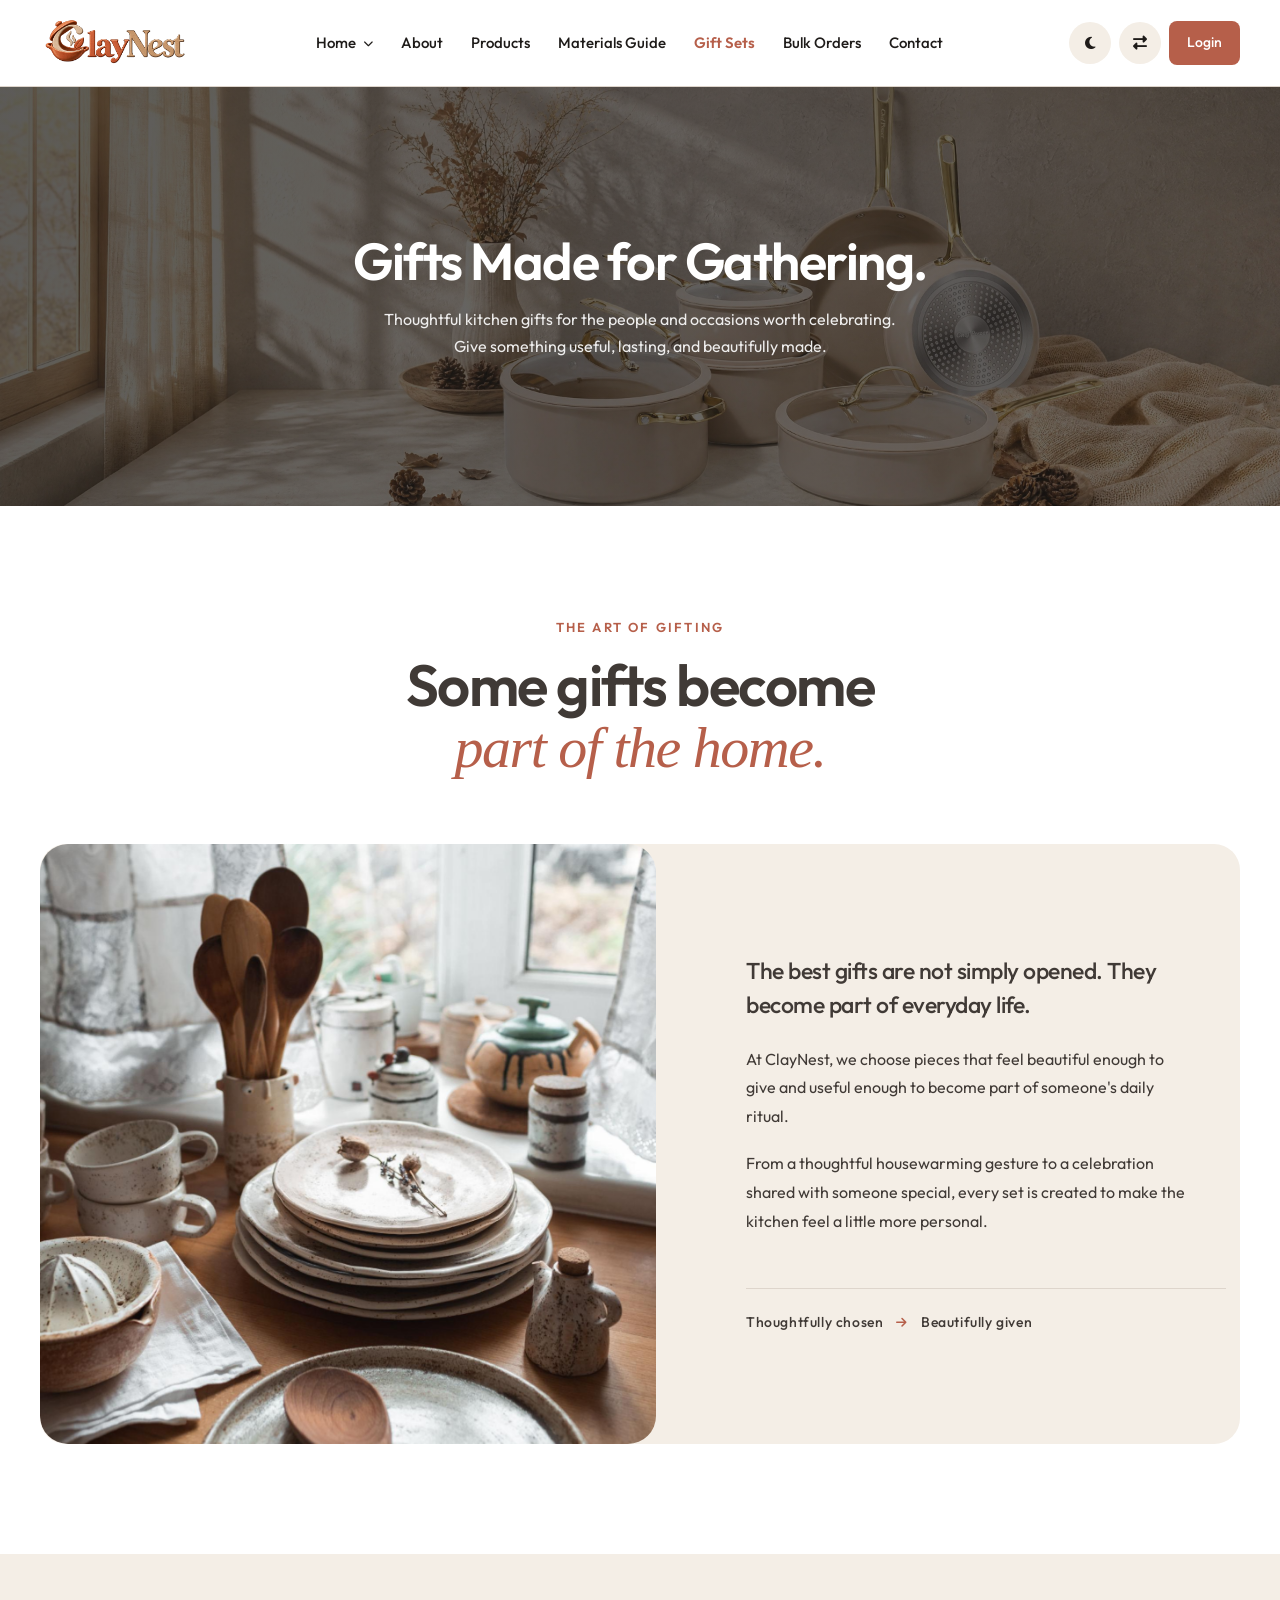
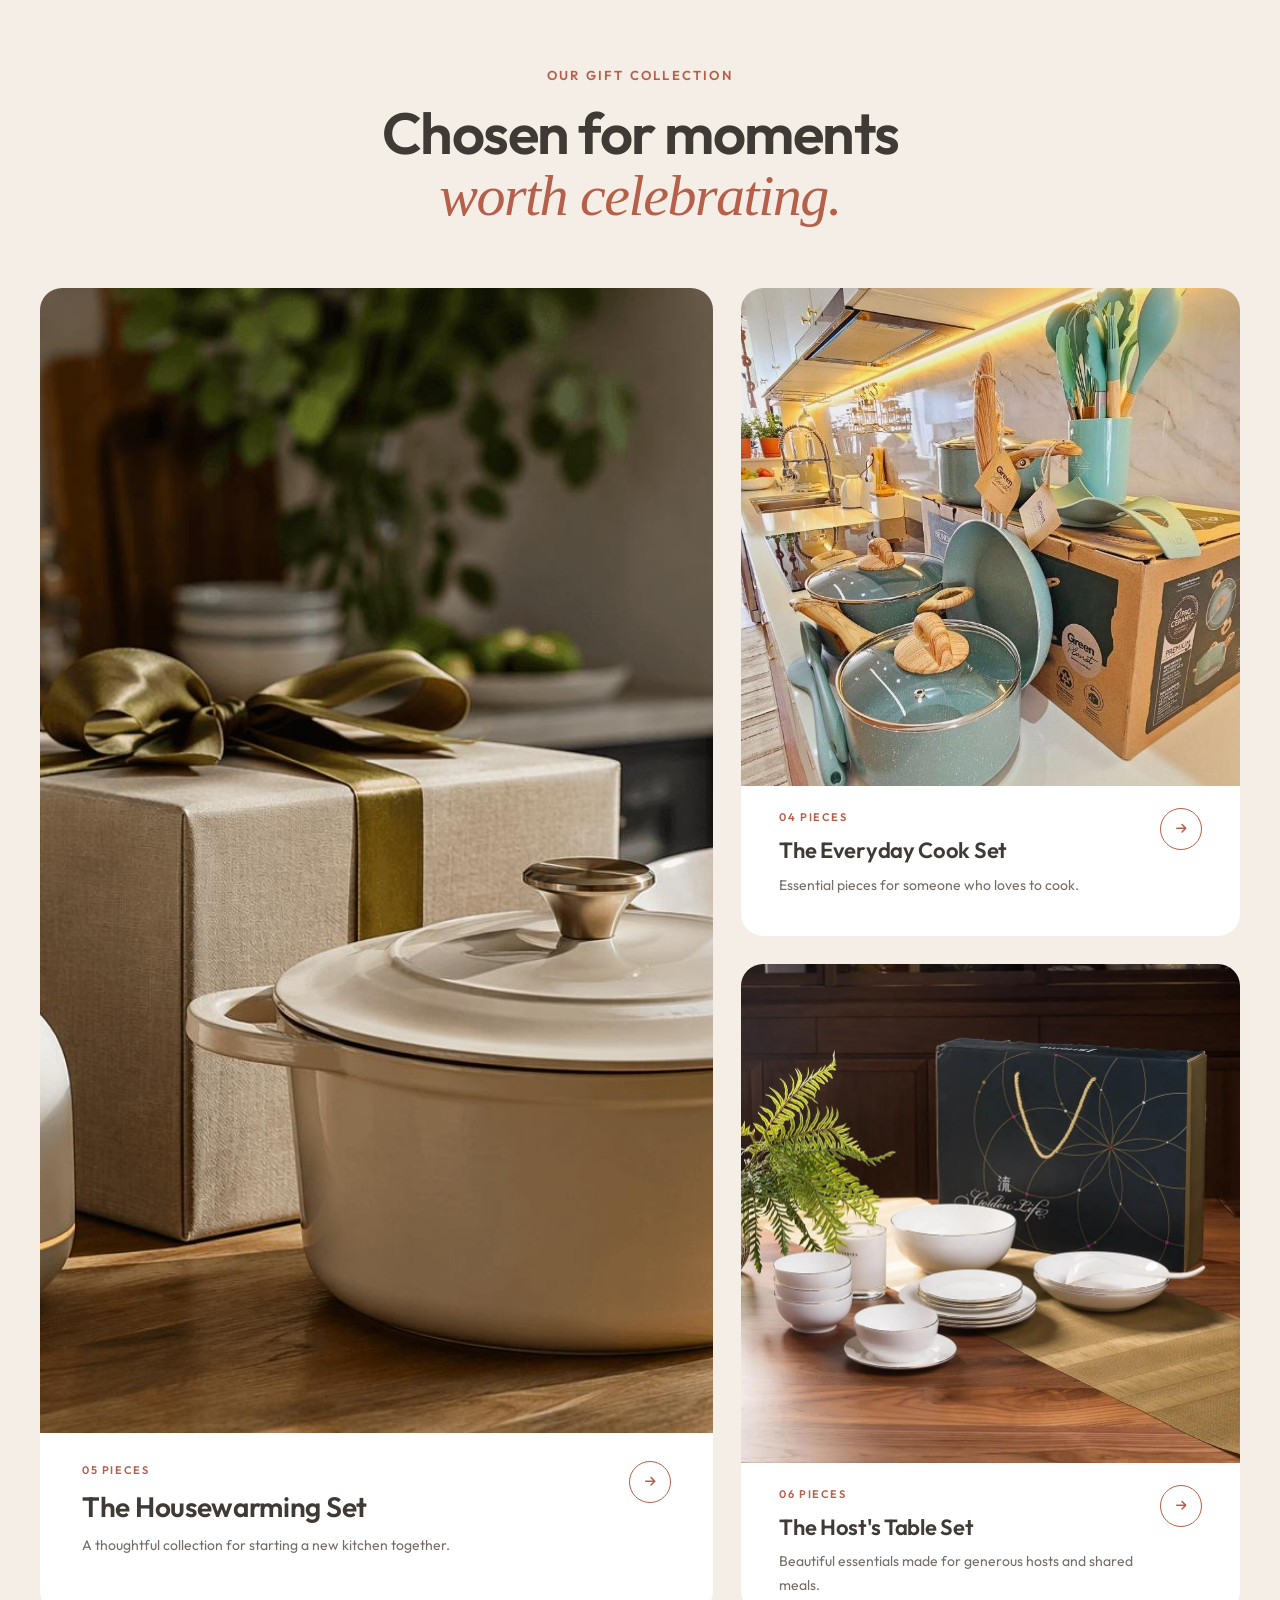
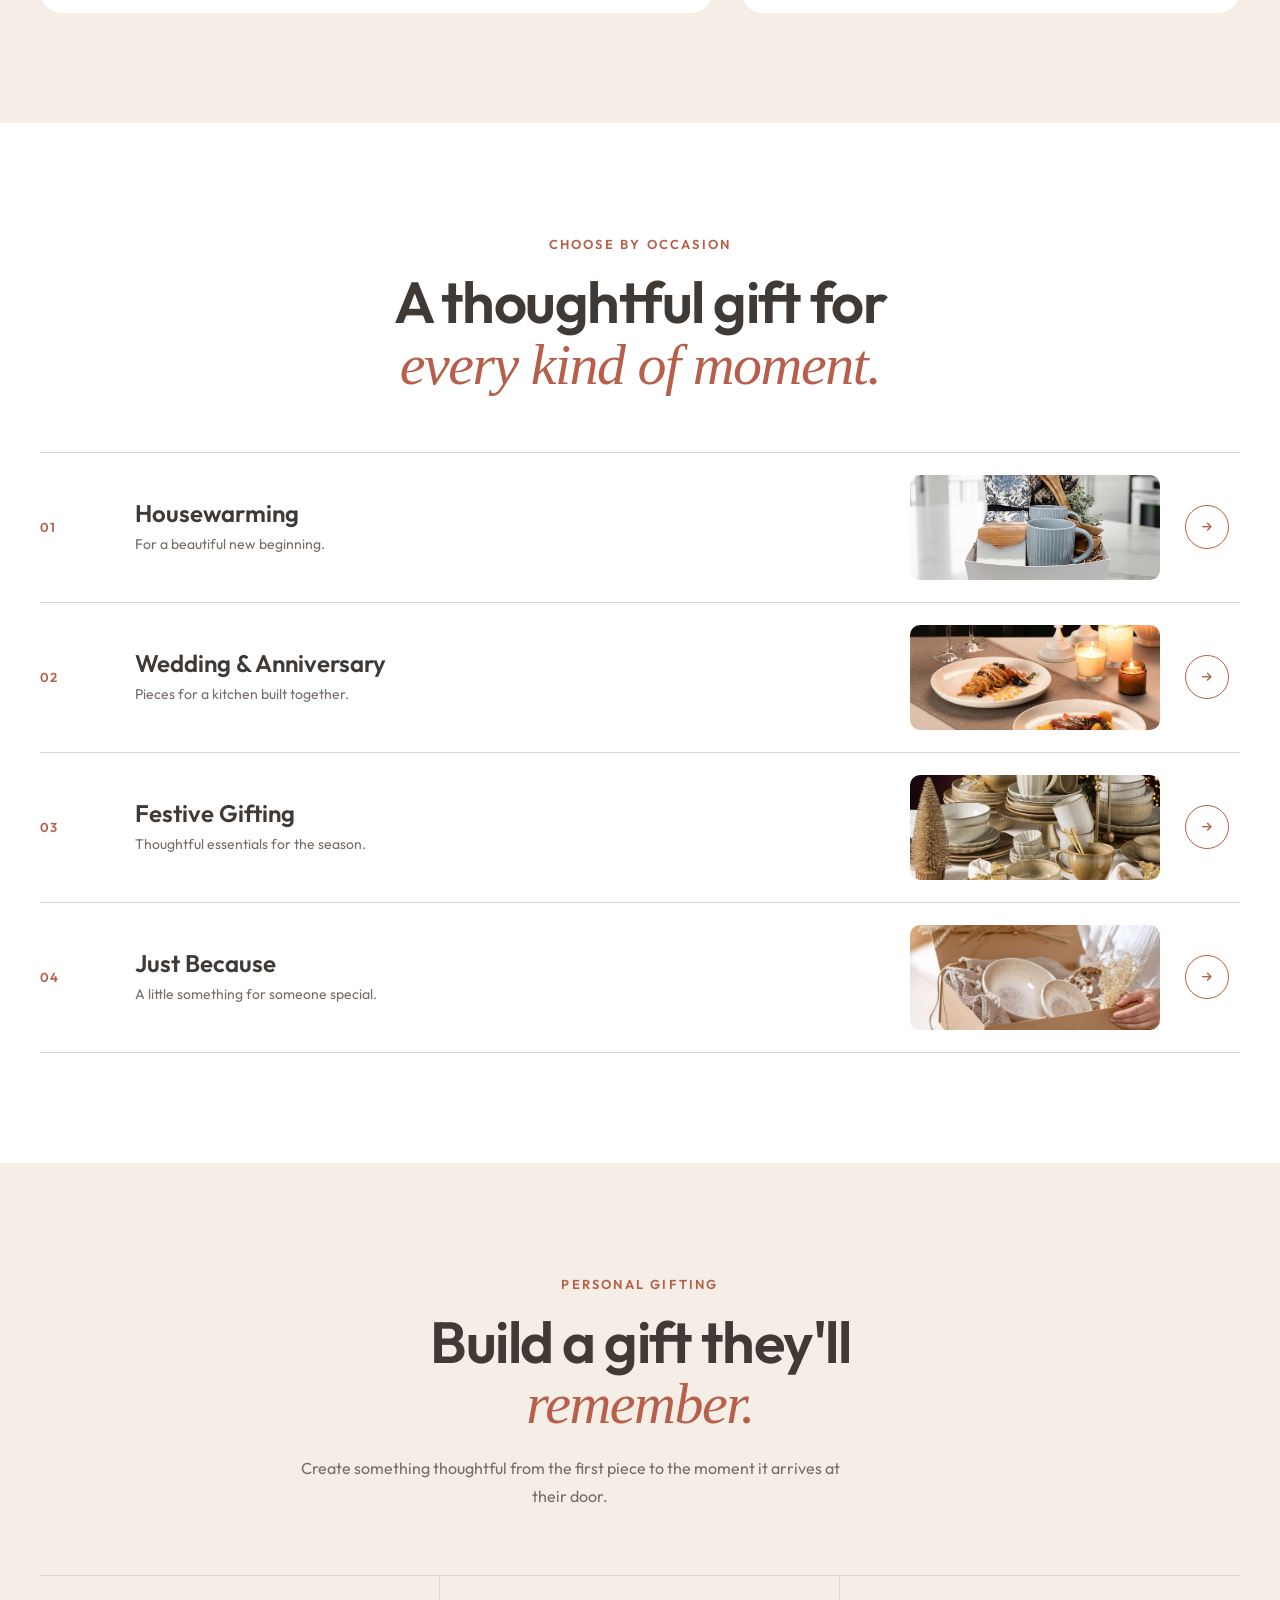
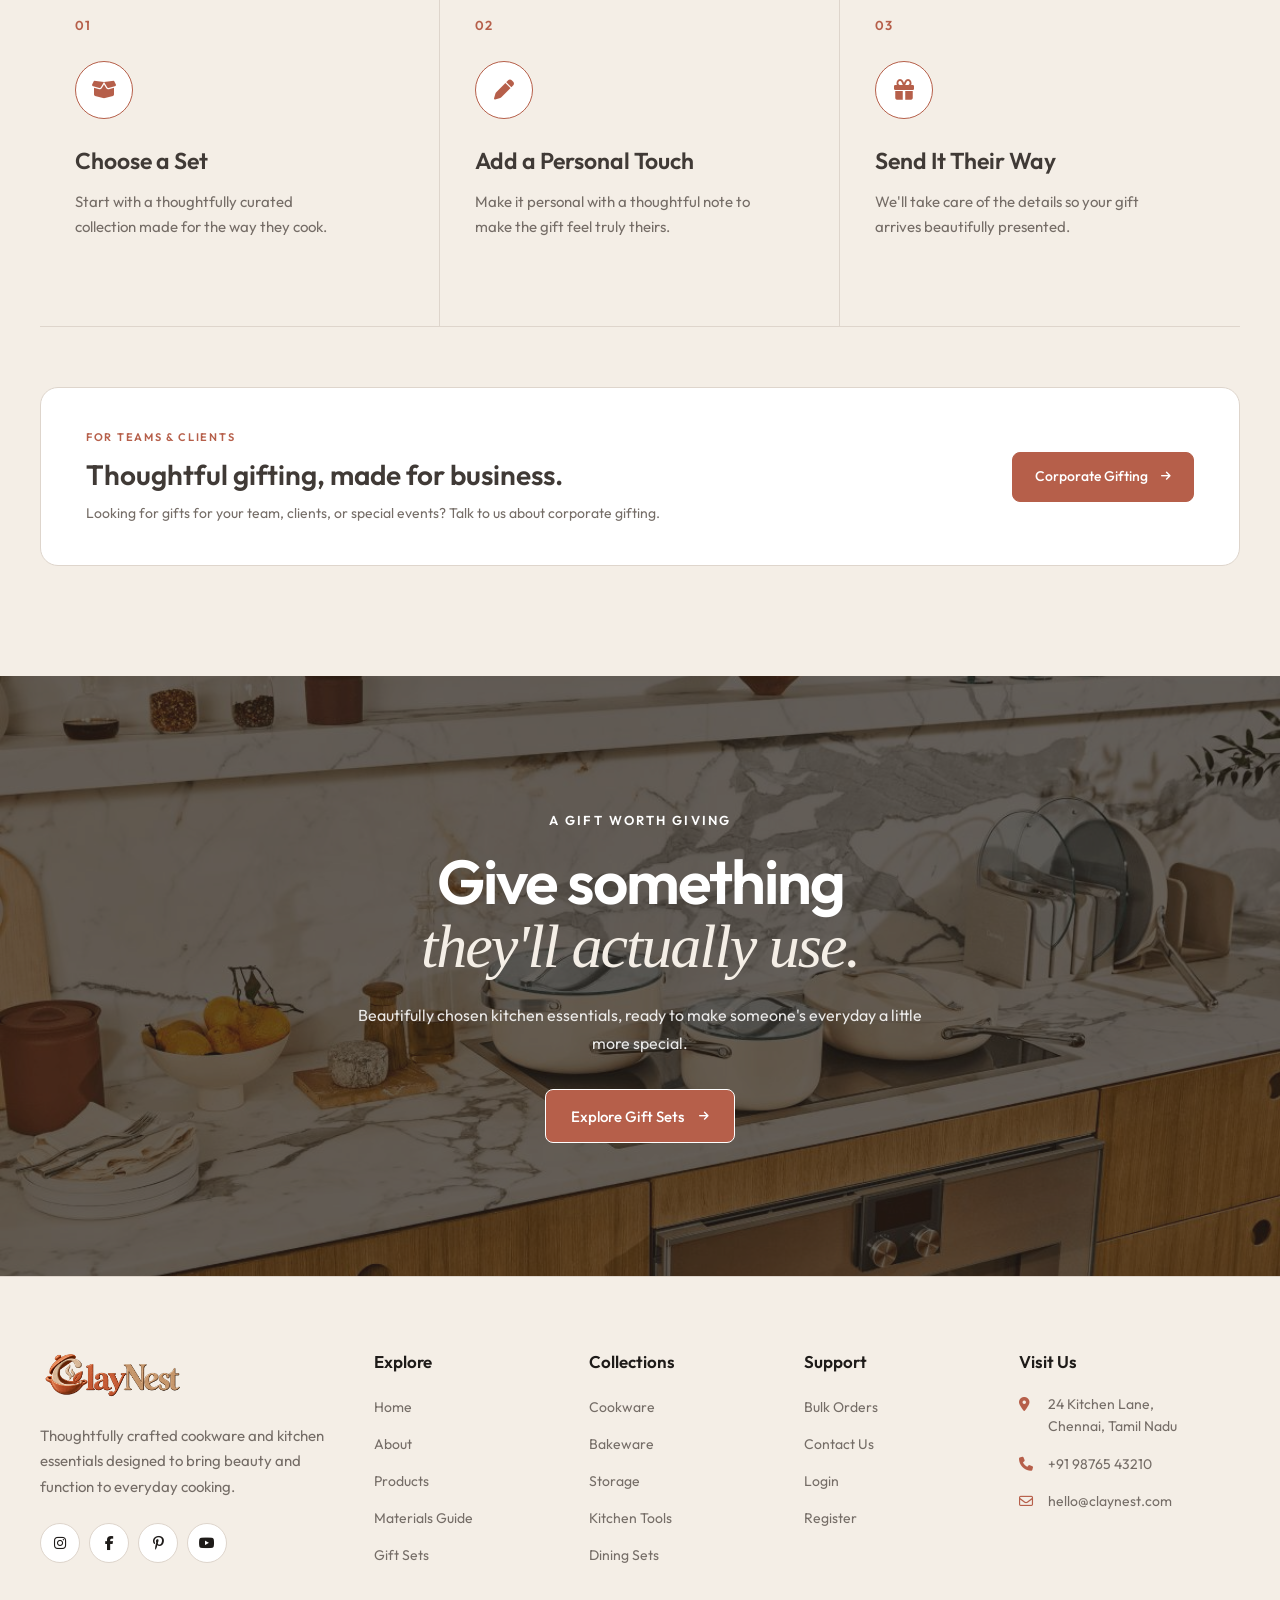
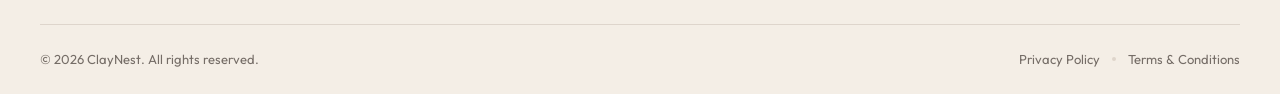
<file: gift-sets.html>
<!DOCTYPE html>
<html lang="en">

<head>
    <meta charset="UTF-8">
    <meta name="viewport" content="width=device-width, initial-scale=1.0">

    <title>ClayNest</title>

    <!-- Favicon -->
    <link rel="icon" type="image/png" href="images/favicon.png">

    <!-- Google Font - Outfit -->
    <link rel="preconnect" href="https://fonts.googleapis.com">
    <link rel="preconnect" href="https://fonts.gstatic.com" crossorigin>
    <link href="https://fonts.googleapis.com/css2?family=Outfit:wght@300;400;500;600;700&display=swap" rel="stylesheet">

    <!-- Font Awesome -->
    <link rel="stylesheet" href="https://cdnjs.cloudflare.com/ajax/libs/font-awesome/6.7.2/css/all.min.css">

    <!-- Main CSS -->
    <link rel="stylesheet" href="css/style.css">
</head>

<body>

    <!-- =========================
     HEADER
========================= -->

    <header class="site-header" id="siteHeader">
        <div class="container header-container">

            <!-- Logo -->
            <a href="index.html" class="site-logo" aria-label="ClayNest Home">
                <img src="images/logo.png" alt="ClayNest">
            </a>


            <!-- Desktop Navigation -->
            <nav class="main-navigation" id="mainNavigation" aria-label="Main Navigation">

                <ul class="nav-menu">

                    <!-- Home Dropdown -->
                    <li class="nav-item has-dropdown">

                        <button class="nav-link dropdown-toggle" type="button" aria-expanded="false">
                            Home
                            <i class="fa-solid fa-chevron-down"></i>
                        </button>

                        <ul class="dropdown-menu">

                            <li>
                                <a href="index.html">Home 1</a>
                            </li>

                            <li>
                                <a href="home-2.html">Home 2</a>
                            </li>

                        </ul>

                    </li>


                    <!-- About -->
                    <li class="nav-item">
                        <a href="about.html" class="nav-link">About</a>
                    </li>


                    <!-- Products -->
                    <li class="nav-item">
                        <a href="products.html" class="nav-link">Products</a>
                    </li>


                    <!-- Materials -->
                    <li class="nav-item">
                        <a href="materials.html" class="nav-link">Materials Guide</a>
                    </li>

                    <!-- Gift Sets -->
                    <li class="nav-item">
                        <a href="gift-sets.html" class="nav-link">Gift Sets</a>
                    </li>


                    <!-- Bulk Orders -->
                    <li class="nav-item">
                        <a href="bulk-orders.html" class="nav-link">Bulk Orders</a>
                    </li>


                    <!-- Contact -->
                    <li class="nav-item">
                        <a href="contact.html" class="nav-link">Contact</a>
                    </li>

                </ul>


                <!-- Mobile / Menu Actions -->
                <div class="mobile-menu-actions">

                    <!-- Dark Mode -->
                    <button class="header-action" id="themeToggle" type="button" aria-label="Toggle dark mode">

                        <span class="action-icon">
                            <i class="fa-solid fa-moon"></i>
                        </span>

                        <span class="action-text">Dark Mode</span>

                    </button>


                    <!-- RTL -->
                    <button class="header-action" id="rtlToggle" type="button" aria-label="Toggle RTL direction">

                        <span class="action-icon">
                            <i class="fa-solid fa-right-left"></i>
                        </span>

                        <span class="action-text">RTL Mode</span>

                    </button>


                    <!-- Login -->
                    <a href="login.html" class="header-login">
                        <span>Login</span>
                    </a>

                </div>

            </nav>


            <!-- Desktop Actions -->
            <div class="header-actions">

                <!-- Dark Mode -->
                <button class="desktop-action" id="desktopThemeToggle" type="button" aria-label="Toggle dark mode">

                    <i class="fa-solid fa-moon"></i>

                </button>


                <!-- RTL -->
                <button class="desktop-action" id="desktopRtlToggle" type="button" aria-label="Toggle RTL direction">

                    <i class="fa-solid fa-right-left"></i>

                </button>


                <!-- Login -->
                <a href="login.html" class="header-login">
                    <span>Login</span>
                </a>

            </div>


            <!-- Mobile Menu Toggle -->
            <button class="menu-toggle" id="menuToggle" type="button" aria-label="Open menu" aria-expanded="false"
                aria-controls="mainNavigation">

                <span></span>
                <span></span>
                <span></span>

            </button>

        </div>
    </header>


    <!-- =========================
     PAGE HERO
========================= -->

    <section class="page-hero gift-banner">

        <div class="page-hero-overlay">

            <div class="container page-hero-container">

                <h1 class="page-hero-title">
                    Gifts Made for Gathering.
                </h1>

                <p class="page-hero-description">
                    Thoughtful kitchen gifts for the people and occasions worth celebrating.<br>
                    Give something useful, lasting, and beautifully made.
                </p>

            </div>

        </div>

    </section>


    <!-- =========================================================
     GIFT SETS — THE ART OF GIFTING
     ========================================================= -->

    <section class="gift-art">

        <div class="gift-art-container">

            <!-- Heading -->

            <div class="gift-art-heading">

                <span class="gift-art-label">
                    THE ART OF GIFTING
                </span>

                <h2>
                    Some gifts become
                    <em>part of the home.</em>
                </h2>

            </div>


            <!-- Main Content -->

            <div class="gift-art-layout">

                <div class="gift-art-image">

                    <img src="images/gift-art.jpg" alt="Beautifully arranged ClayNest kitchen gift">

                </div>


                <div class="gift-art-content">

                    <p class="gift-art-lead">
                        The best gifts are not simply opened.
                        They become part of everyday life.
                    </p>

                    <p>
                        At ClayNest, we choose pieces that feel
                        beautiful enough to give and useful enough
                        to become part of someone's daily ritual.
                    </p>

                    <p>
                        From a thoughtful housewarming gesture to
                        a celebration shared with someone special,
                        every set is created to make the kitchen
                        feel a little more personal.
                    </p>


                    <div class="gift-art-signature">
                        <span>
                            Thoughtfully chosen
                        </span>

                        <i class="fa-solid fa-arrow-right"></i>

                        <span>
                            Beautifully given
                        </span>
                    </div>

                </div>

            </div>

        </div>

    </section>


    <!-- =========================================================
     GIFT SETS — FEATURED COLLECTION
     ========================================================= -->

    <section class="gift-collection">

        <div class="gift-collection-container">

            <div class="gift-collection-heading">

                <span class="gift-collection-label">
                    OUR GIFT COLLECTION
                </span>

                <h2>
                    Chosen for moments
                    <em>worth celebrating.</em>
                </h2>

            </div>


            <div class="gift-collection-grid">

                <!-- FEATURED GIFT SET -->

                <a href="#" class="gift-product gift-product-featured">

                    <div class="gift-product-image">

                        <img src="images/gift-housewarming.jpg" alt="The Housewarming Gift Set">

                    </div>

                    <div class="gift-product-content">

                        <div>
                            <span class="gift-product-tag">
                                05 PIECES
                            </span>

                            <h3>
                                The Housewarming Set
                            </h3>

                            <p>
                                A thoughtful collection for
                                starting a new kitchen together.
                            </p>
                        </div>

                        <span class="gift-product-arrow">
                            <i class="fa-solid fa-arrow-right"></i>
                        </span>

                    </div>

                </a>


                <!-- EVERYDAY COOK SET -->

                <a href="#" class="gift-product">

                    <div class="gift-product-image">

                        <img src="images/gift-everyday-cook.jpg" alt="The Everyday Cook Gift Set">

                    </div>

                    <div class="gift-product-content">

                        <div>
                            <span class="gift-product-tag">
                                04 PIECES
                            </span>

                            <h3>
                                The Everyday Cook Set
                            </h3>

                            <p>
                                Essential pieces for someone
                                who loves to cook.
                            </p>
                        </div>

                        <span class="gift-product-arrow">
                            <i class="fa-solid fa-arrow-right"></i>
                        </span>

                    </div>

                </a>


                <!-- HOST TABLE SET -->

                <a href="#" class="gift-product">

                    <div class="gift-product-image">

                        <img src="images/gift-host-table.jpg" alt="The Host's Table Gift Set">

                    </div>

                    <div class="gift-product-content">

                        <div>
                            <span class="gift-product-tag">
                                06 PIECES
                            </span>

                            <h3>
                                The Host's Table Set
                            </h3>

                            <p>
                                Beautiful essentials made for
                                generous hosts and shared meals.
                            </p>
                        </div>

                        <span class="gift-product-arrow">
                            <i class="fa-solid fa-arrow-right"></i>
                        </span>

                    </div>

                </a>

            </div>

        </div>

    </section>

    <!-- =========================================================
     GIFT SETS — CHOOSE BY OCCASION
     ========================================================= -->

    <section class="gift-occasions">

        <div class="gift-occasions-container">

            <div class="gift-occasions-heading">

                <span class="gift-occasions-label">
                    CHOOSE BY OCCASION
                </span>

                <h2>
                    A thoughtful gift for
                    <em>every kind of moment.</em>
                </h2>

            </div>


            <div class="occasion-list">

                <!-- Occasion 01 -->

                <a href="#" class="occasion-item">

                    <span class="occasion-number">
                        01
                    </span>

                    <div class="occasion-title">
                        <h3>
                            Housewarming
                        </h3>

                        <p>
                            For a beautiful new beginning.
                        </p>
                    </div>

                    <div class="occasion-image">

                        <img src="images/occasion-housewarming.jpg" alt="Housewarming gift">

                    </div>

                    <span class="occasion-arrow">
                        <i class="fa-solid fa-arrow-right"></i>
                    </span>

                </a>


                <!-- Occasion 02 -->

                <a href="#" class="occasion-item">

                    <span class="occasion-number">
                        02
                    </span>

                    <div class="occasion-title">
                        <h3>
                            Wedding &amp; Anniversary
                        </h3>

                        <p>
                            Pieces for a kitchen built together.
                        </p>
                    </div>

                    <div class="occasion-image">

                        <img src="images/occasion-wedding.jpg" alt="Wedding and anniversary gift">

                    </div>

                    <span class="occasion-arrow">
                        <i class="fa-solid fa-arrow-right"></i>
                    </span>

                </a>


                <!-- Occasion 03 -->

                <a href="#" class="occasion-item">

                    <span class="occasion-number">
                        03
                    </span>

                    <div class="occasion-title">
                        <h3>
                            Festive Gifting
                        </h3>

                        <p>
                            Thoughtful essentials for the season.
                        </p>
                    </div>

                    <div class="occasion-image">

                        <img src="images/occasion-festive.jpg" alt="Festive kitchen gift">

                    </div>

                    <span class="occasion-arrow">
                        <i class="fa-solid fa-arrow-right"></i>
                    </span>

                </a>


                <!-- Occasion 04 -->

                <a href="#" class="occasion-item">

                    <span class="occasion-number">
                        04
                    </span>

                    <div class="occasion-title">
                        <h3>
                            Just Because
                        </h3>

                        <p>
                            A little something for someone special.
                        </p>
                    </div>

                    <div class="occasion-image">

                        <img src="images/occasion-just-because.jpg" alt="Thoughtful everyday gift">

                    </div>

                    <span class="occasion-arrow">
                        <i class="fa-solid fa-arrow-right"></i>
                    </span>

                </a>

            </div>

        </div>

    </section>

    <!-- =========================================================
     GIFT SETS — BUILD A GIFT
     ========================================================= -->

    <section class="gift-build">

        <div class="gift-build-container">

            <div class="gift-build-heading">

                <span class="gift-build-label">
                    PERSONAL GIFTING
                </span>

                <h2>
                    Build a gift they'll
                    <em>remember.</em>
                </h2>

                <p>
                    Create something thoughtful from the first
                    piece to the moment it arrives at their door.
                </p>

            </div>


            <div class="gift-build-steps">

                <!-- Step 01 -->

                <div class="gift-build-step">

                    <span class="gift-build-number">
                        01
                    </span>

                    <div class="gift-build-icon">
                        <i class="fa-solid fa-box-open"></i>
                    </div>

                    <h3>
                        Choose a Set
                    </h3>

                    <p>
                        Start with a thoughtfully curated collection
                        made for the way they cook.
                    </p>

                </div>


                <!-- Step 02 -->

                <div class="gift-build-step">

                    <span class="gift-build-number">
                        02
                    </span>

                    <div class="gift-build-icon">
                        <i class="fa-solid fa-pen"></i>
                    </div>

                    <h3>
                        Add a Personal Touch
                    </h3>

                    <p>
                        Make it personal with a thoughtful note
                        to make the gift feel truly theirs.
                    </p>

                </div>


                <!-- Step 03 -->

                <div class="gift-build-step">

                    <span class="gift-build-number">
                        03
                    </span>

                    <div class="gift-build-icon">
                        <i class="fa-solid fa-gift"></i>
                    </div>

                    <h3>
                        Send It Their Way
                    </h3>

                    <p>
                        We'll take care of the details so your
                        gift arrives beautifully presented.
                    </p>

                </div>

            </div>


            <div class="gift-build-business">

                <div class="gift-business-content">

                    <span>
                        FOR TEAMS &amp; CLIENTS
                    </span>

                    <h3>
                        Thoughtful gifting,
                        made for business.
                    </h3>

                    <p>
                        Looking for gifts for your team, clients,
                        or special events? Talk to us about
                        corporate gifting.
                    </p>

                </div>

                <a href="contact.html" class="gift-business-button">
                    Corporate Gifting
                    <i class="fa-solid fa-arrow-right"></i>
                </a>

            </div>

        </div>

    </section>

    <!-- =========================================================
     GIFT SETS — FINAL CTA
     ========================================================= -->

    <section class="gift-final-cta">

        <div class="gift-final-overlay"></div>

        <div class="gift-final-content">

            <span class="gift-final-label">
                A GIFT WORTH GIVING
            </span>

            <h2>
                Give something
                <em>they'll actually use.</em>
            </h2>

            <p>
                Beautifully chosen kitchen essentials, ready to
                make someone's everyday a little more special.
            </p>

            <a href="products.html" class="gift-final-button">

                Explore Gift Sets

                <i class="fa-solid fa-arrow-right"></i>

            </a>

        </div>

    </section>

    <!-- =========================
     FOOTER
========================= -->

    <footer class="site-footer">

        <div class="container">

            <!-- Footer Main -->
            <div class="footer-main">

                <!-- Brand -->
                <div class="footer-brand">

                    <a href="index.html" class="footer-logo">
                        <img src="images/logo.png" alt="ClayNest">
                    </a>

                    <p class="footer-description">
                        Thoughtfully crafted cookware and kitchen essentials
                        designed to bring beauty and function to everyday cooking.
                    </p>

                    <div class="footer-social">

                        <a href="#" aria-label="Instagram">
                            <i class="fa-brands fa-instagram"></i>
                        </a>

                        <a href="#" aria-label="Facebook">
                            <i class="fa-brands fa-facebook-f"></i>
                        </a>

                        <a href="#" aria-label="Pinterest">
                            <i class="fa-brands fa-pinterest-p"></i>
                        </a>

                        <a href="#" aria-label="YouTube">
                            <i class="fa-brands fa-youtube"></i>
                        </a>

                    </div>

                </div>


                <!-- Quick Links -->
                <div class="footer-column">

                    <h3>Explore</h3>

                    <ul class="footer-links">

                        <li>
                            <a href="index.html">Home</a>
                        </li>

                        <li>
                            <a href="about.html">About</a>
                        </li>

                        <li>
                            <a href="products.html">Products</a>
                        </li>

                        <li>
                            <a href="materials.html">Materials Guide</a>
                        </li>

                        <li>
                            <a href="gift-sets.html">Gift Sets</a>
                        </li>

                    </ul>

                </div>


                <!-- Collections -->
                <div class="footer-column">

                    <h3>Collections</h3>

                    <ul class="footer-links">

                        <li>
                            <a href="products.html">Cookware</a>
                        </li>

                        <li>
                            <a href="products.html">Bakeware</a>
                        </li>

                        <li>
                            <a href="products.html">Storage</a>
                        </li>

                        <li>
                            <a href="products.html">Kitchen Tools</a>
                        </li>

                        <li>
                            <a href="products.html">Dining Sets</a>
                        </li>

                    </ul>

                </div>


                <!-- Support -->
                <div class="footer-column">

                    <h3>Support</h3>

                    <ul class="footer-links">

                        <li>
                            <a href="bulk-orders.html">Bulk Orders</a>
                        </li>

                        <li>
                            <a href="contact.html">Contact Us</a>
                        </li>

                        <li>
                            <a href="login.html">Login</a>
                        </li>

                        <li>
                            <a href="register.html">Register</a>
                        </li>

                    </ul>

                </div>


                <!-- Contact -->
                <div class="footer-column footer-contact">

                    <h3>Visit Us</h3>

                    <div class="contact-item">

                        <i class="fa-solid fa-location-dot"></i>

                        <span>
                            24 Kitchen Lane,<br>
                            Chennai, Tamil Nadu
                        </span>

                    </div>


                    <div class="contact-item">

                        <i class="fa-solid fa-phone"></i>

                        <a href="tel:+919876543210">
                            +91 98765 43210
                        </a>

                    </div>


                    <div class="contact-item">

                        <i class="fa-regular fa-envelope"></i>

                        <a href="mailto:hello@claynest.com">
                            hello@claynest.com
                        </a>

                    </div>

                </div>

            </div>


            <!-- Footer Bottom -->
            <div class="footer-bottom">

                <p>
                    © 2026 ClayNest. All rights reserved.
                </p>

                <div class="footer-bottom-links">

                    <a href="#">Privacy Policy</a>

                    <span></span>

                    <a href="#">Terms & Conditions</a>

                </div>

            </div>

        </div>

    </footer>


    <!-- Scroll To Top Button -->
    <button class="scroll-to-top" id="scrollToTop" type="button" aria-label="Scroll to top">
        <i class="fa-solid fa-arrow-up"></i>
    </button>

    <!-- Main JavaScript -->
    <script src="js/main.js"></script>

</body>

</html>
</file>
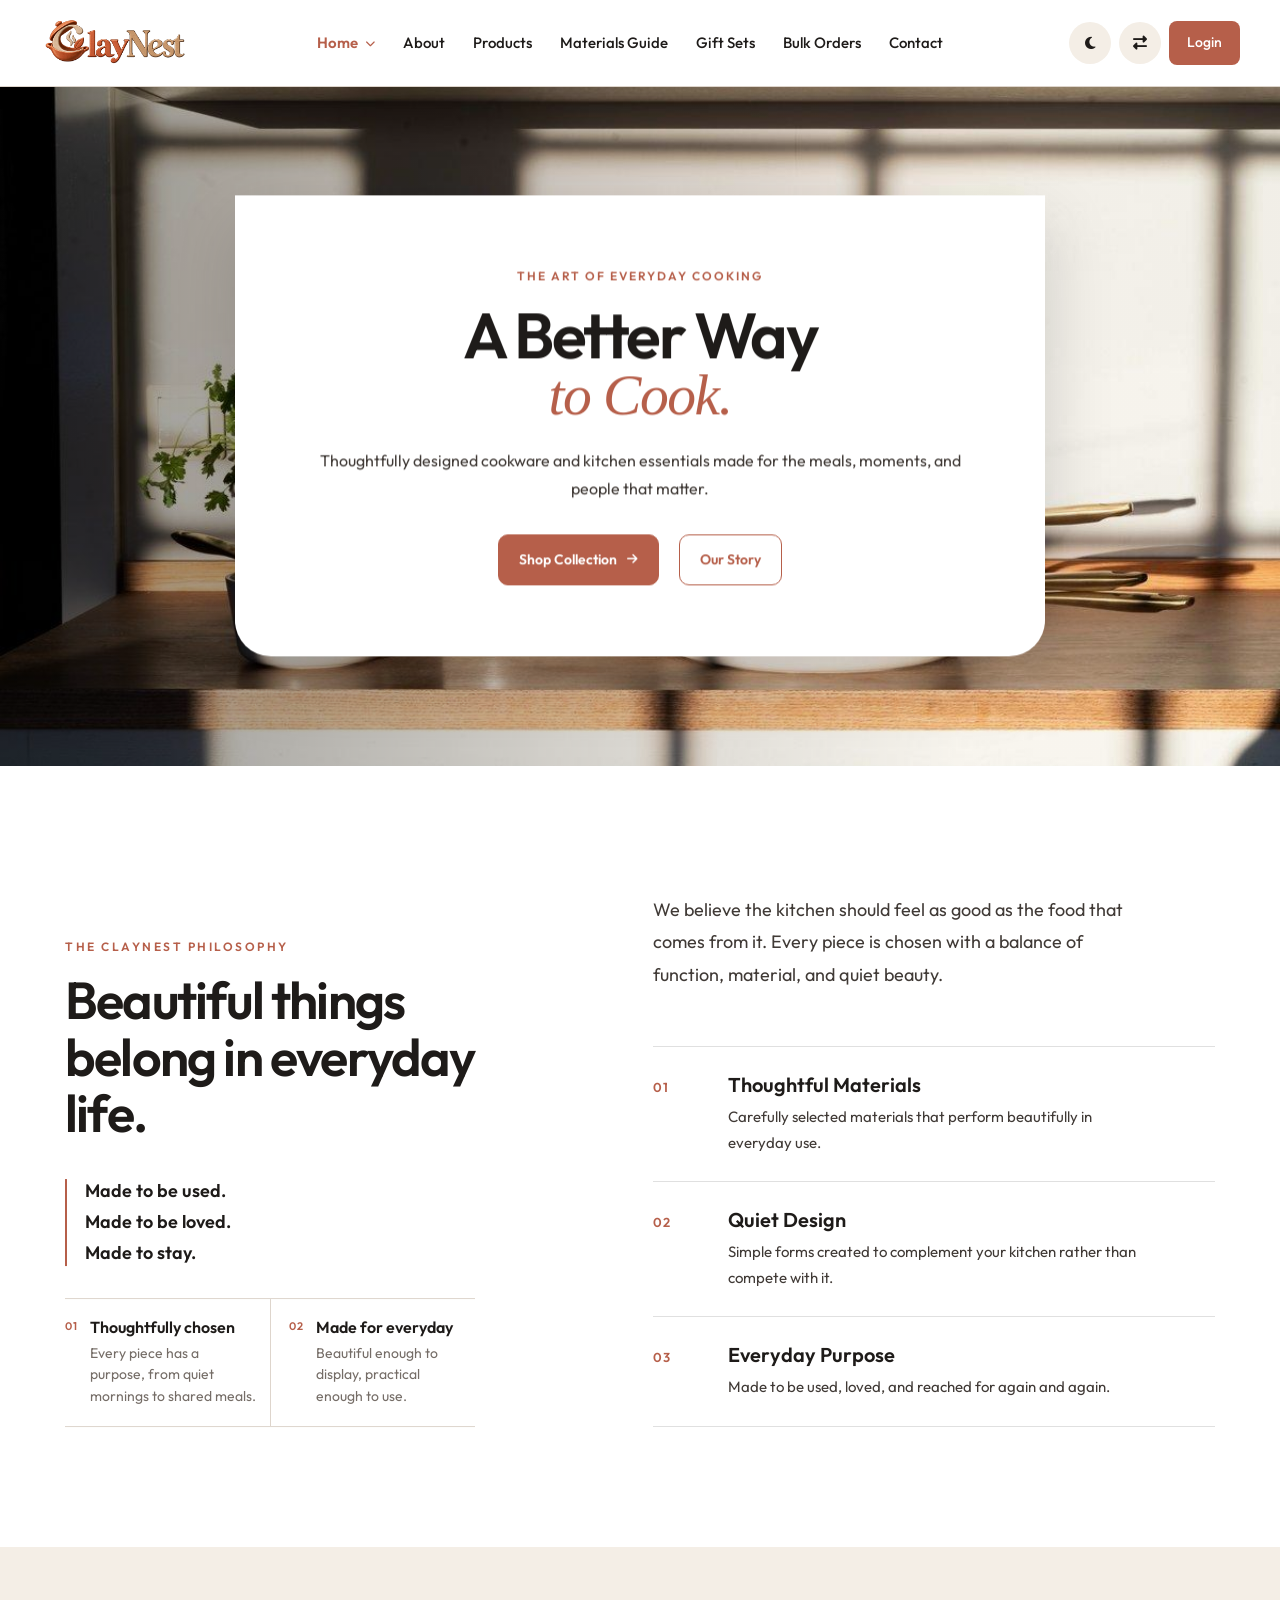
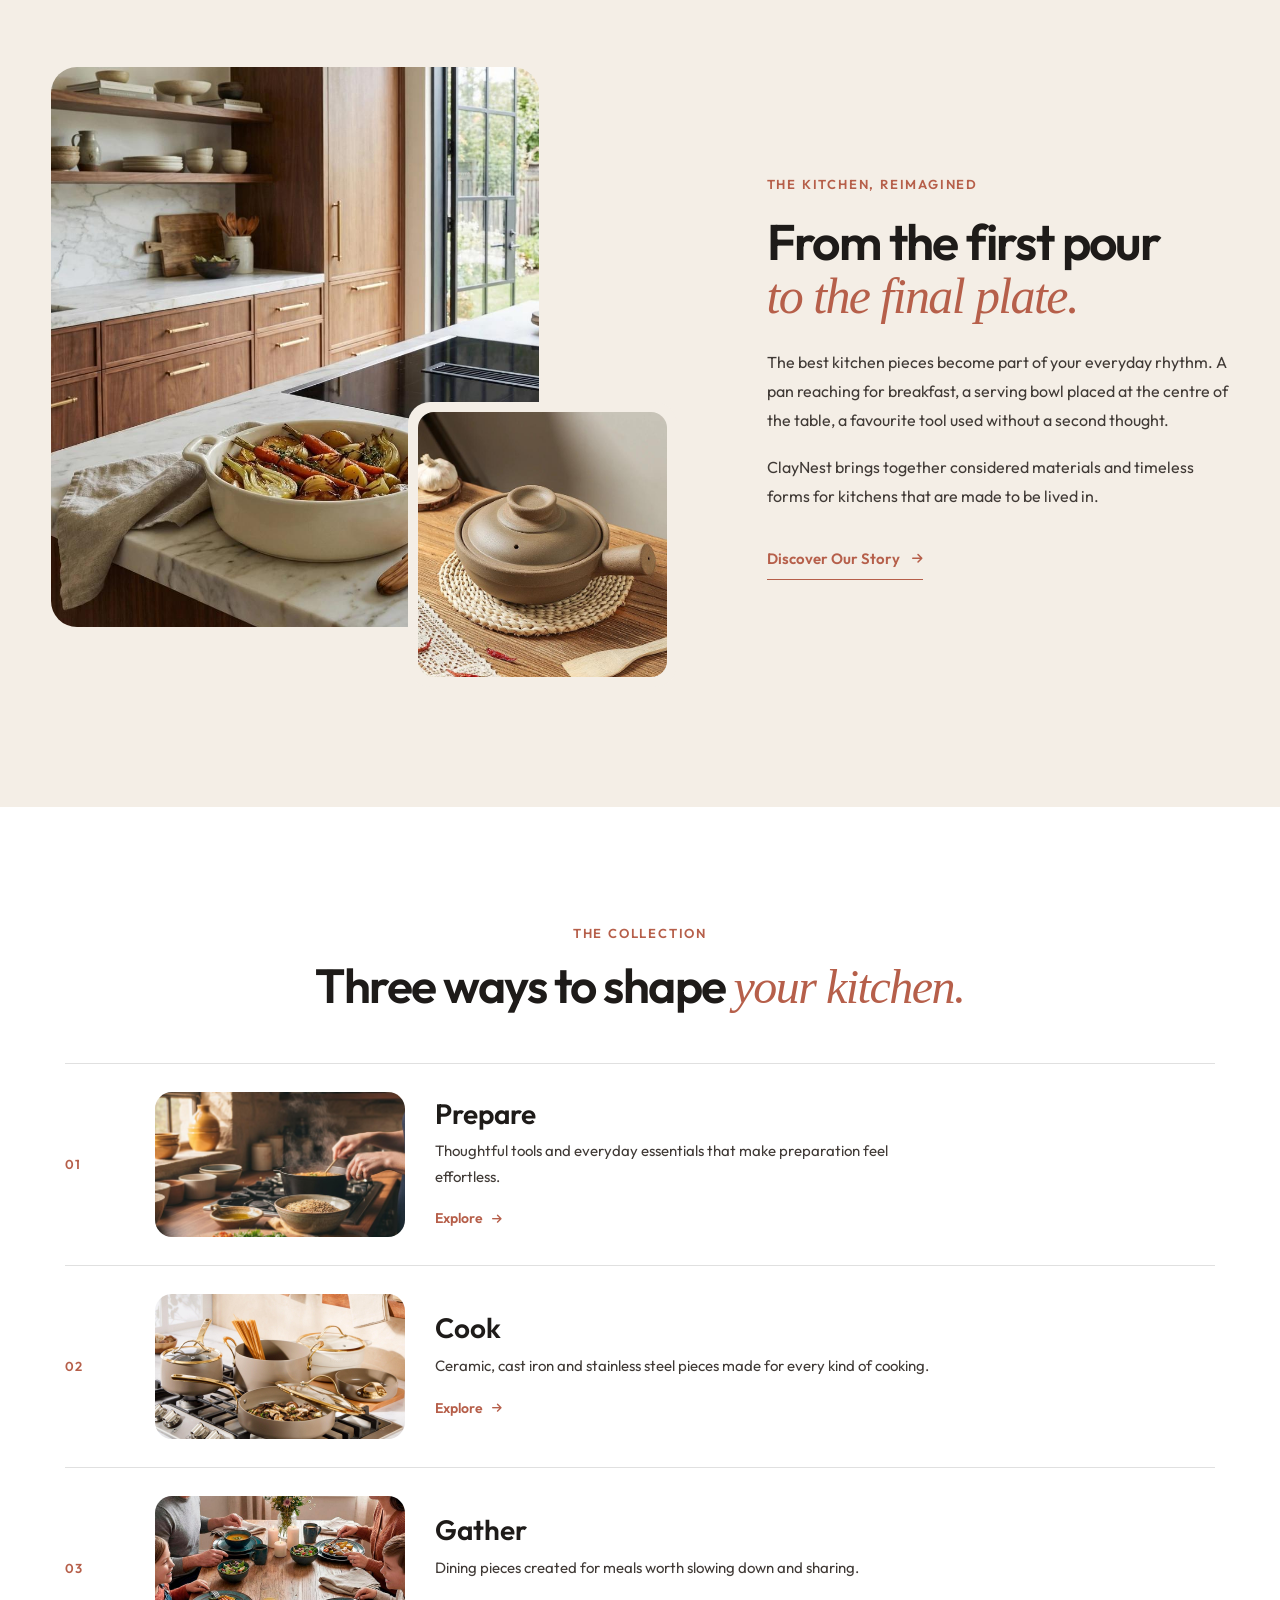
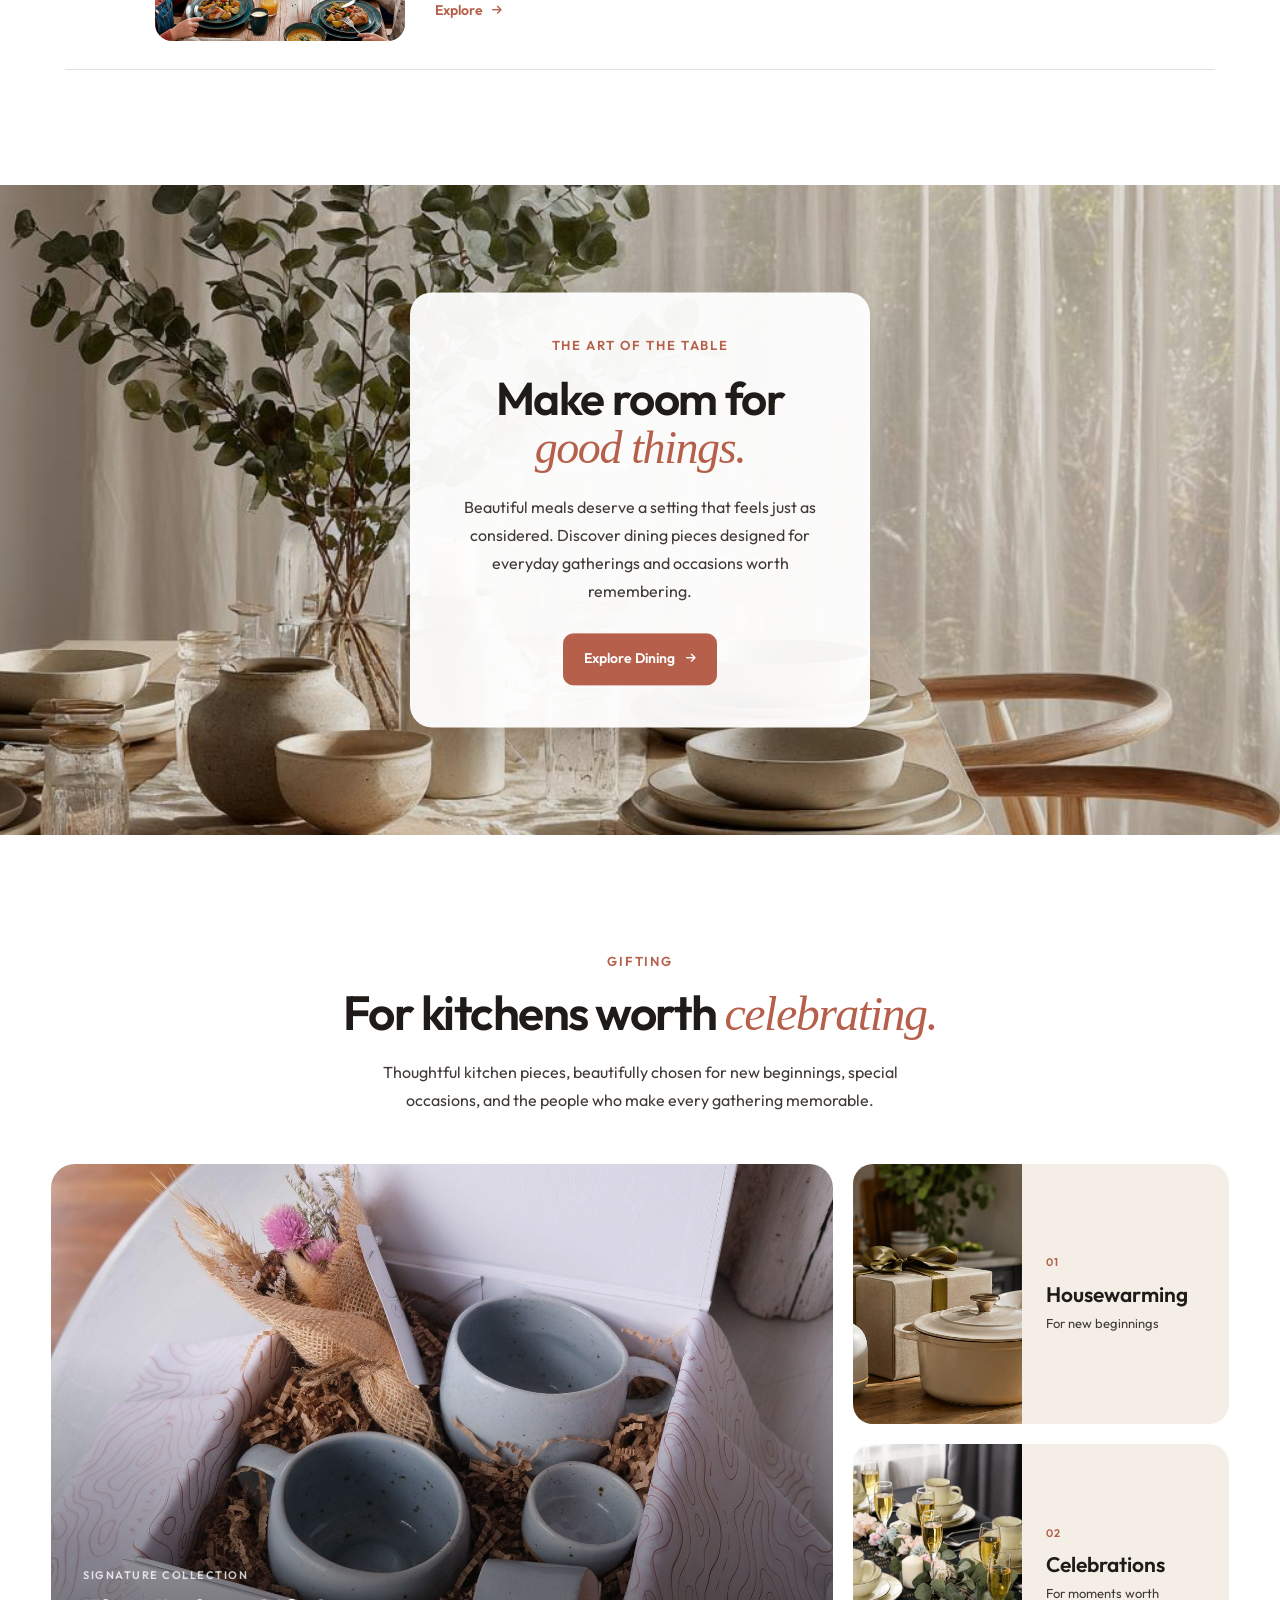
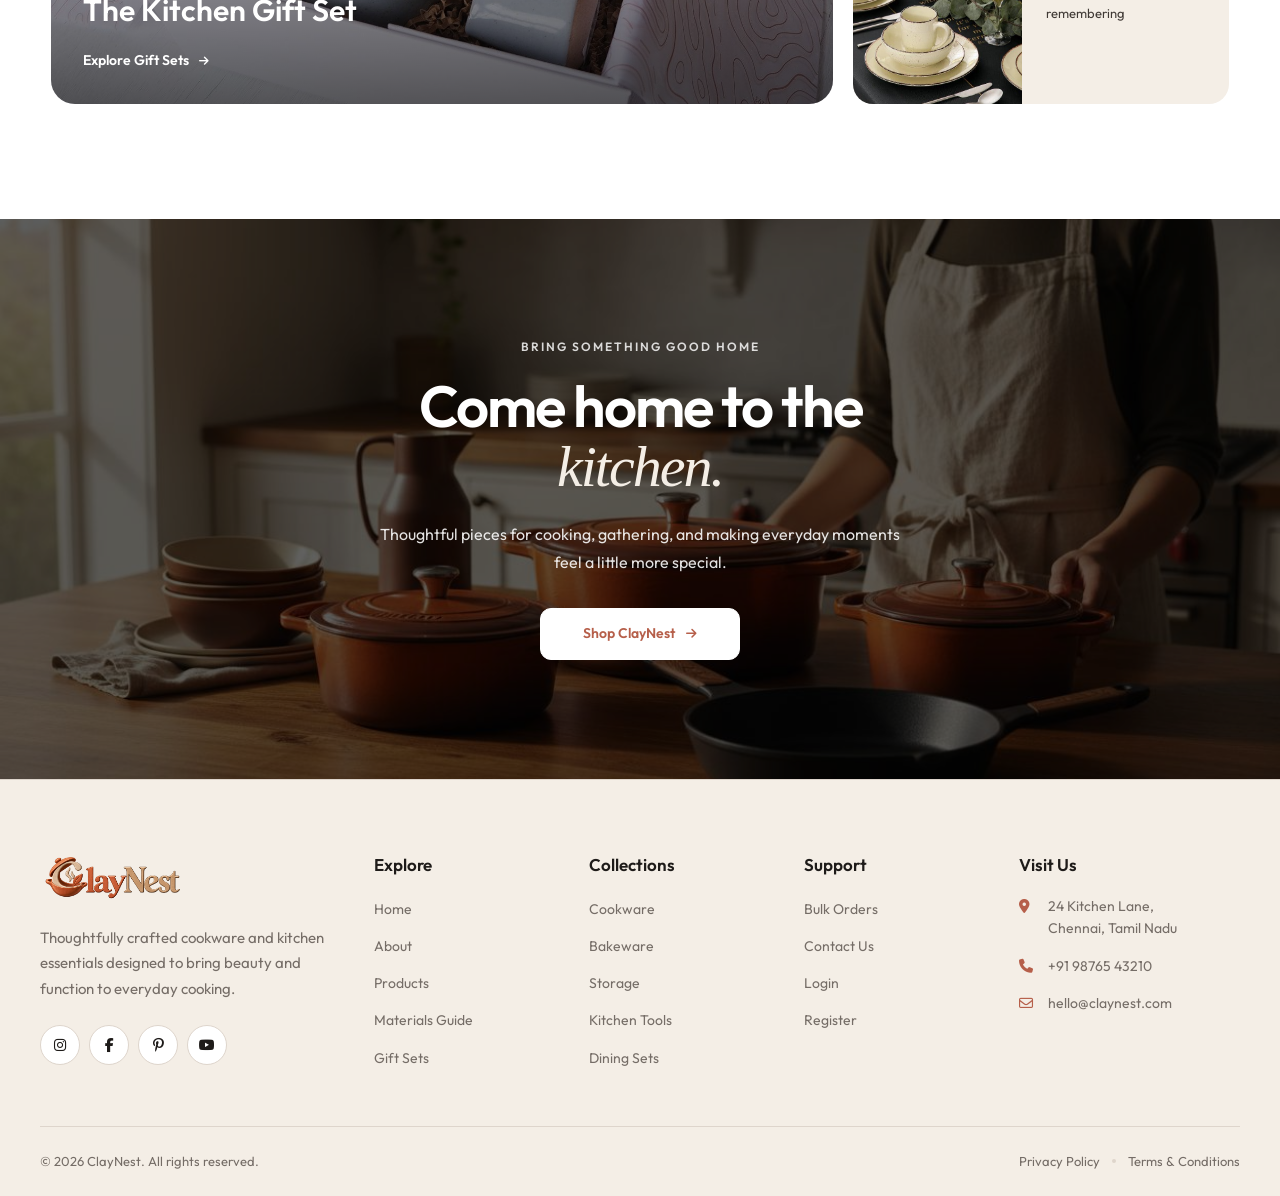
<file: home-2.html>
<!DOCTYPE html>
<html lang="en">

<head>
    <meta charset="UTF-8">
    <meta name="viewport" content="width=device-width, initial-scale=1.0">

    <title>ClayNest</title>

    <!-- Favicon -->
    <link rel="icon" type="image/png" href="images/favicon.png">

    <!-- Google Font - Outfit -->
    <link rel="preconnect" href="https://fonts.googleapis.com">
    <link rel="preconnect" href="https://fonts.gstatic.com" crossorigin>
    <link href="https://fonts.googleapis.com/css2?family=Outfit:wght@300;400;500;600;700&display=swap" rel="stylesheet">

    <!-- Font Awesome -->
    <link rel="stylesheet" href="https://cdnjs.cloudflare.com/ajax/libs/font-awesome/6.7.2/css/all.min.css">

    <!-- Main CSS -->
    <link rel="stylesheet" href="css/style.css">
</head>

<body>

    <!-- =========================
     HEADER
========================= -->

    <header class="site-header" id="siteHeader">
        <div class="container header-container">

            <!-- Logo -->
            <a href="index.html" class="site-logo" aria-label="ClayNest Home">
                <img src="images/logo.png" alt="ClayNest">
            </a>


            <!-- Desktop Navigation -->
            <nav class="main-navigation" id="mainNavigation" aria-label="Main Navigation">

                <ul class="nav-menu">

                    <!-- Home Dropdown -->
                    <li class="nav-item has-dropdown">

                        <button class="nav-link dropdown-toggle" type="button" aria-expanded="false">
                            Home
                            <i class="fa-solid fa-chevron-down"></i>
                        </button>

                        <ul class="dropdown-menu">

                            <li>
                                <a href="index.html">Home 1</a>
                            </li>

                            <li>
                                <a href="home-2.html">Home 2</a>
                            </li>

                        </ul>

                    </li>


                    <!-- About -->
                    <li class="nav-item">
                        <a href="about.html" class="nav-link">About</a>
                    </li>


                    <!-- Products -->
                    <li class="nav-item">
                        <a href="products.html" class="nav-link">Products</a>
                    </li>


                    <!-- Materials -->
                    <li class="nav-item">
                        <a href="materials.html" class="nav-link">Materials Guide</a>
                    </li>

                    <!-- Gift Sets -->
                    <li class="nav-item">
                        <a href="gift-sets.html" class="nav-link">Gift Sets</a>
                    </li>


                    <!-- Bulk Orders -->
                    <li class="nav-item">
                        <a href="bulk-orders.html" class="nav-link">Bulk Orders</a>
                    </li>


                    <!-- Contact -->
                    <li class="nav-item">
                        <a href="contact.html" class="nav-link">Contact</a>
                    </li>

                </ul>


                <!-- Mobile / Menu Actions -->
                <div class="mobile-menu-actions">

                    <!-- Dark Mode -->
                    <button class="header-action" id="themeToggle" type="button" aria-label="Toggle dark mode">

                        <span class="action-icon">
                            <i class="fa-solid fa-moon"></i>
                        </span>

                        <span class="action-text">Dark Mode</span>

                    </button>


                    <!-- RTL -->
                    <button class="header-action" id="rtlToggle" type="button" aria-label="Toggle RTL direction">

                        <span class="action-icon">
                            <i class="fa-solid fa-right-left"></i>
                        </span>

                        <span class="action-text">RTL Mode</span>

                    </button>


                    <!-- Login -->
                    <a href="login.html" class="header-login">
                        <span>Login</span>
                    </a>

                </div>

            </nav>


            <!-- Desktop Actions -->
            <div class="header-actions">

                <!-- Dark Mode -->
                <button class="desktop-action" id="desktopThemeToggle" type="button" aria-label="Toggle dark mode">

                    <i class="fa-solid fa-moon"></i>

                </button>


                <!-- RTL -->
                <button class="desktop-action" id="desktopRtlToggle" type="button" aria-label="Toggle RTL direction">

                    <i class="fa-solid fa-right-left"></i>

                </button>


                <!-- Login -->
                <a href="login.html" class="header-login">
                    <span>Login</span>
                </a>

            </div>


            <!-- Mobile Menu Toggle -->
            <button class="menu-toggle" id="menuToggle" type="button" aria-label="Open menu" aria-expanded="false"
                aria-controls="mainNavigation">

                <span></span>
                <span></span>
                <span></span>

            </button>

        </div>
    </header>



    <!-- =========================================================
     HOME 2 — PREMIUM HERO
     ========================================================= -->

    <section class="home2-hero">

        <div class="home2-hero-image">

            <img src="images/home2-hero.jpg" alt="Premium cookware and kitchen setting">

        </div>


        <div class="home2-hero-content">

            <span class="home2-hero-label">
                THE ART OF EVERYDAY COOKING
            </span>

            <h1>
                A Better Way
                <em>to Cook.</em>
            </h1>

            <p>
                Thoughtfully designed cookware and kitchen
                essentials made for the meals, moments,
                and people that matter.
            </p>

            <div class="home2-hero-actions">

                <a href="products.html" class="home2-hero-btn primary">
                    Shop Collection
                    <i class="fa-solid fa-arrow-right"></i>
                </a>

                <a href="about.html" class="home2-hero-btn secondary">
                    Our Story
                </a>

            </div>

        </div>

    </section>

    <!-- =========================================================
     HOME 2 — PHILOSOPHY SECTION
     ========================================================= -->

    <section class="home2-philosophy">

        <div class="philosophy-container">

            <div class="philosophy-heading">

                <span class="section-label">
                    THE CLAYNEST PHILOSOPHY
                </span>

                <h2>
                    Beautiful things
                    belong
                    <span>in everyday life.</span>
                </h2>

                <!-- Creative Brand Statement -->
                <div class="philosophy-statement">

                    <div class="philosophy-statement-line">
                        <span>Made to be used.</span>
                        <span>Made to be loved.</span>
                        <span>Made to stay.</span>
                    </div>

                </div>

                <div class="philosophy-details">

                    <div class="philosophy-detail-item">
                        <span class="detail-number">01</span>
                        <div>
                            <strong>Thoughtfully chosen</strong>
                            <p>
                                Every piece has a purpose, from quiet mornings
                                to shared meals.
                            </p>
                        </div>
                    </div>

                    <div class="philosophy-detail-item">
                        <span class="detail-number">02</span>
                        <div>
                            <strong>Made for everyday</strong>
                            <p>
                                Beautiful enough to display, practical enough
                                to use.
                            </p>
                        </div>
                    </div>

                </div>

            </div>



            <div class="philosophy-content">

                <p class="philosophy-intro">
                    We believe the kitchen should feel as good
                    as the food that comes from it. Every piece
                    is chosen with a balance of function, material,
                    and quiet beauty.
                </p>


                <div class="philosophy-points">

                    <div class="philosophy-point">

                        <span class="philosophy-number">
                            01
                        </span>

                        <div>

                            <h3>
                                Thoughtful Materials
                            </h3>

                            <p>
                                Carefully selected materials that
                                perform beautifully in everyday use.
                            </p>

                        </div>

                    </div>


                    <div class="philosophy-point">

                        <span class="philosophy-number">
                            02
                        </span>

                        <div>

                            <h3>
                                Quiet Design
                            </h3>

                            <p>
                                Simple forms created to complement
                                your kitchen rather than compete with it.
                            </p>

                        </div>

                    </div>


                    <div class="philosophy-point">

                        <span class="philosophy-number">
                            03
                        </span>

                        <div>

                            <h3>
                                Everyday Purpose
                            </h3>

                            <p>
                                Made to be used, loved, and reached
                                for again and again.
                            </p>

                        </div>

                    </div>

                </div>

            </div>

        </div>

    </section>

    <!-- =========================================================
     HOME 2 — KITCHEN REIMAGINED
     ========================================================= -->

    <section class="home2-kitchen">

        <div class="kitchen-reimagined-container">

            <!-- Visual Area -->

            <div class="kitchen-visual">

                <div class="kitchen-main-image">

                    <img src="images/home2-kitchen-main.jpg" alt="Elegant kitchen with ClayNest cookware">

                </div>


                <div class="kitchen-small-image">

                    <img src="images/home2-kitchen-detail.jpg" alt="Close-up of ceramic cookware">

                </div>

            </div>


            <!-- Content -->

            <div class="kitchen-reimagined-content">

                <span class="kitchen-label">
                    THE KITCHEN, REIMAGINED
                </span>

                <h2>
                    From the first pour
                    <em>to the final plate.</em>
                </h2>

                <p>
                    The best kitchen pieces become part of your
                    everyday rhythm. A pan reaching for breakfast,
                    a serving bowl placed at the centre of the table,
                    a favourite tool used without a second thought.
                </p>

                <p>
                    ClayNest brings together considered materials
                    and timeless forms for kitchens that are made
                    to be lived in.
                </p>

                <a href="about.html" class="kitchen-story-link">

                    Discover Our Story

                    <i class="fa-solid fa-arrow-right"></i>

                </a>

            </div>

        </div>

    </section>

    <!-- =========================================================
     HOME 2 — COLLECTION CHAPTERS
     ========================================================= -->

    <section class="home2-chapters">

        <div class="chapters-container">

            <div class="chapters-header">

                <span class="chapters-label">
                    THE COLLECTION
                </span>

                <h2>
                    Three ways to shape
                    <em>your kitchen.</em>
                </h2>

            </div>


            <div class="chapters-list">

                <!-- Chapter 01 -->

                <a href="products.html" class="chapter-item">

                    <div class="chapter-number">
                        01
                    </div>

                    <div class="chapter-image">

                        <img src="images/chapter-prepare.jpg" alt="Kitchen tools and preparation essentials">

                    </div>

                    <div class="chapter-content">

                        <h3>
                            Prepare
                        </h3>

                        <p>
                            Thoughtful tools and everyday essentials
                            that make preparation feel effortless.
                        </p>

                        <span class="chapter-link">
                            Explore
                            <i class="fa-solid fa-arrow-right"></i>
                        </span>

                    </div>

                </a>


                <!-- Chapter 02 -->

                <a href="products.html" class="chapter-item">

                    <div class="chapter-number">
                        02
                    </div>

                    <div class="chapter-image">

                        <img src="images/chapter-cook.jpg" alt="Premium cookware in a kitchen">

                    </div>

                    <div class="chapter-content">

                        <h3>
                            Cook
                        </h3>

                        <p>
                            Ceramic, cast iron and stainless steel
                            pieces made for every kind of cooking.
                        </p>

                        <span class="chapter-link">
                            Explore
                            <i class="fa-solid fa-arrow-right"></i>
                        </span>

                    </div>

                </a>


                <!-- Chapter 03 -->

                <a href="products.html" class="chapter-item">

                    <div class="chapter-number">
                        03
                    </div>

                    <div class="chapter-image">

                        <img src="images/chapter-gather.jpg" alt="Beautiful dining table prepared for a meal">

                    </div>

                    <div class="chapter-content">

                        <h3>
                            Gather
                        </h3>

                        <p>
                            Dining pieces created for meals worth
                            slowing down and sharing.
                        </p>

                        <span class="chapter-link">
                            Explore
                            <i class="fa-solid fa-arrow-right"></i>
                        </span>

                    </div>

                </a>

            </div>

        </div>

    </section>

    <!-- =========================================================
     HOME 2 — THE ART OF THE TABLE
     ========================================================= -->

    <section class="home2-table">

        <div class="table-image">

            <img src="images/home2-dining.jpg" alt="Elegant dining table with ClayNest tableware">

        </div>


        <div class="table-content">

            <span class="table-label">
                THE ART OF THE TABLE
            </span>

            <h2>
                Make room for
                <em>good things.</em>
            </h2>

            <p>
                Beautiful meals deserve a setting that feels
                just as considered. Discover dining pieces
                designed for everyday gatherings and occasions
                worth remembering.
            </p>

            <a href="products.html" class="table-button">
                Explore Dining
                <i class="fa-solid fa-arrow-right"></i>
            </a>

        </div>

    </section>

    <!-- =========================================================
     HOME 2 — GIFTS WITH MEANING
     ========================================================= -->

    <section class="home2-gifts">

        <div class="gifts-container">

            <div class="gifts-heading">

                <span class="gifts-label">
                    GIFTING
                </span>

                <h2>
                    For kitchens worth
                    <em>celebrating.</em>
                </h2>

                <p>
                    Thoughtful kitchen pieces, beautifully chosen
                    for new beginnings, special occasions, and
                    the people who make every gathering memorable.
                </p>

            </div>


            <div class="gifts-showcase">

                <a href="gift-sets.html" class="gift-feature">

                    <img src="images/gift-set-main.jpg" alt="Premium ClayNest kitchen gift set">

                    <div class="gift-feature-content">

                        <span>
                            SIGNATURE COLLECTION
                        </span>

                        <h3>
                            The Kitchen Gift Set
                        </h3>

                        <div class="gift-feature-link">
                            Explore Gift Sets
                            <i class="fa-solid fa-arrow-right"></i>
                        </div>

                    </div>

                </a>


                <div class="gift-side">

                    <a href="gift-sets.html" class="gift-side-item">

                        <div class="gift-side-image">

                            <img src="images/gift-housewarming.jpg" alt="Housewarming kitchen gift">

                        </div>

                        <div class="gift-side-content">

                            <small>
                                01
                            </small>

                            <h3>
                                Housewarming
                            </h3>

                            <span>
                                For new beginnings
                            </span>

                        </div>

                    </a>


                    <a href="gift-sets.html" class="gift-side-item">

                        <div class="gift-side-image">

                            <img src="images/gift-celebration.jpg" alt="Kitchen gift for celebrations">

                        </div>

                        <div class="gift-side-content">

                            <small>
                                02
                            </small>

                            <h3>
                                Celebrations
                            </h3>

                            <span>
                                For moments worth remembering
                            </span>

                        </div>

                    </a>

                </div>

            </div>

        </div>

    </section>

    <!-- =========================================================
     HOME 2 — FINAL CTA
     ========================================================= -->

    <section class="home2-final-cta">

        <div class="final-cta-overlay"></div>

        <div class="final-cta-content">

            <span class="final-cta-label">
                BRING SOMETHING GOOD HOME
            </span>

            <h2>
                Come home to the
                <em>kitchen.</em>
            </h2>

            <p>
                Thoughtful pieces for cooking, gathering,
                and making everyday moments feel a little
                more special.
            </p>

            <a href="products.html" class="final-cta-button">

                Shop ClayNest

                <i class="fa-solid fa-arrow-right"></i>

            </a>

        </div>

    </section>

    <!-- =========================
     FOOTER
========================= -->

    <footer class="site-footer">

        <div class="container">

            <!-- Footer Main -->
            <div class="footer-main">

                <!-- Brand -->
                <div class="footer-brand">

                    <a href="index.html" class="footer-logo">
                        <img src="images/logo.png" alt="ClayNest">
                    </a>

                    <p class="footer-description">
                        Thoughtfully crafted cookware and kitchen essentials
                        designed to bring beauty and function to everyday cooking.
                    </p>

                    <div class="footer-social">

                        <a href="#" aria-label="Instagram">
                            <i class="fa-brands fa-instagram"></i>
                        </a>

                        <a href="#" aria-label="Facebook">
                            <i class="fa-brands fa-facebook-f"></i>
                        </a>

                        <a href="#" aria-label="Pinterest">
                            <i class="fa-brands fa-pinterest-p"></i>
                        </a>

                        <a href="#" aria-label="YouTube">
                            <i class="fa-brands fa-youtube"></i>
                        </a>

                    </div>

                </div>


                <!-- Quick Links -->
                <div class="footer-column">

                    <h3>Explore</h3>

                    <ul class="footer-links">

                        <li>
                            <a href="index.html">Home</a>
                        </li>

                        <li>
                            <a href="about.html">About</a>
                        </li>

                        <li>
                            <a href="products.html">Products</a>
                        </li>

                        <li>
                            <a href="materials.html">Materials Guide</a>
                        </li>

                        <li>
                            <a href="gift-sets.html">Gift Sets</a>
                        </li>

                    </ul>

                </div>


                <!-- Collections -->
                <div class="footer-column">

                    <h3>Collections</h3>

                    <ul class="footer-links">

                        <li>
                            <a href="products.html">Cookware</a>
                        </li>

                        <li>
                            <a href="products.html">Bakeware</a>
                        </li>

                        <li>
                            <a href="products.html">Storage</a>
                        </li>

                        <li>
                            <a href="products.html">Kitchen Tools</a>
                        </li>

                        <li>
                            <a href="products.html">Dining Sets</a>
                        </li>

                    </ul>

                </div>


                <!-- Support -->
                <div class="footer-column">

                    <h3>Support</h3>

                    <ul class="footer-links">

                        <li>
                            <a href="bulk-orders.html">Bulk Orders</a>
                        </li>

                        <li>
                            <a href="contact.html">Contact Us</a>
                        </li>

                        <li>
                            <a href="login.html">Login</a>
                        </li>

                        <li>
                            <a href="register.html">Register</a>
                        </li>

                    </ul>

                </div>


                <!-- Contact -->
                <div class="footer-column footer-contact">

                    <h3>Visit Us</h3>

                    <div class="contact-item">

                        <i class="fa-solid fa-location-dot"></i>

                        <span>
                            24 Kitchen Lane,<br>
                            Chennai, Tamil Nadu
                        </span>

                    </div>


                    <div class="contact-item">

                        <i class="fa-solid fa-phone"></i>

                        <a href="tel:+919876543210">
                            +91 98765 43210
                        </a>

                    </div>


                    <div class="contact-item">

                        <i class="fa-regular fa-envelope"></i>

                        <a href="mailto:hello@claynest.com">
                            hello@claynest.com
                        </a>

                    </div>

                </div>

            </div>


            <!-- Footer Bottom -->
            <div class="footer-bottom">

                <p>
                    © 2026 ClayNest. All rights reserved.
                </p>

                <div class="footer-bottom-links">

                    <a href="#">Privacy Policy</a>

                    <span></span>

                    <a href="#">Terms & Conditions</a>

                </div>

            </div>

        </div>

    </footer>


    <!-- Scroll To Top Button -->
    <button class="scroll-to-top" id="scrollToTop" type="button" aria-label="Scroll to top">
        <i class="fa-solid fa-arrow-up"></i>
    </button>

    <!-- Main JavaScript -->
    <script src="js/main.js"></script>

</body>

</html>
</file>
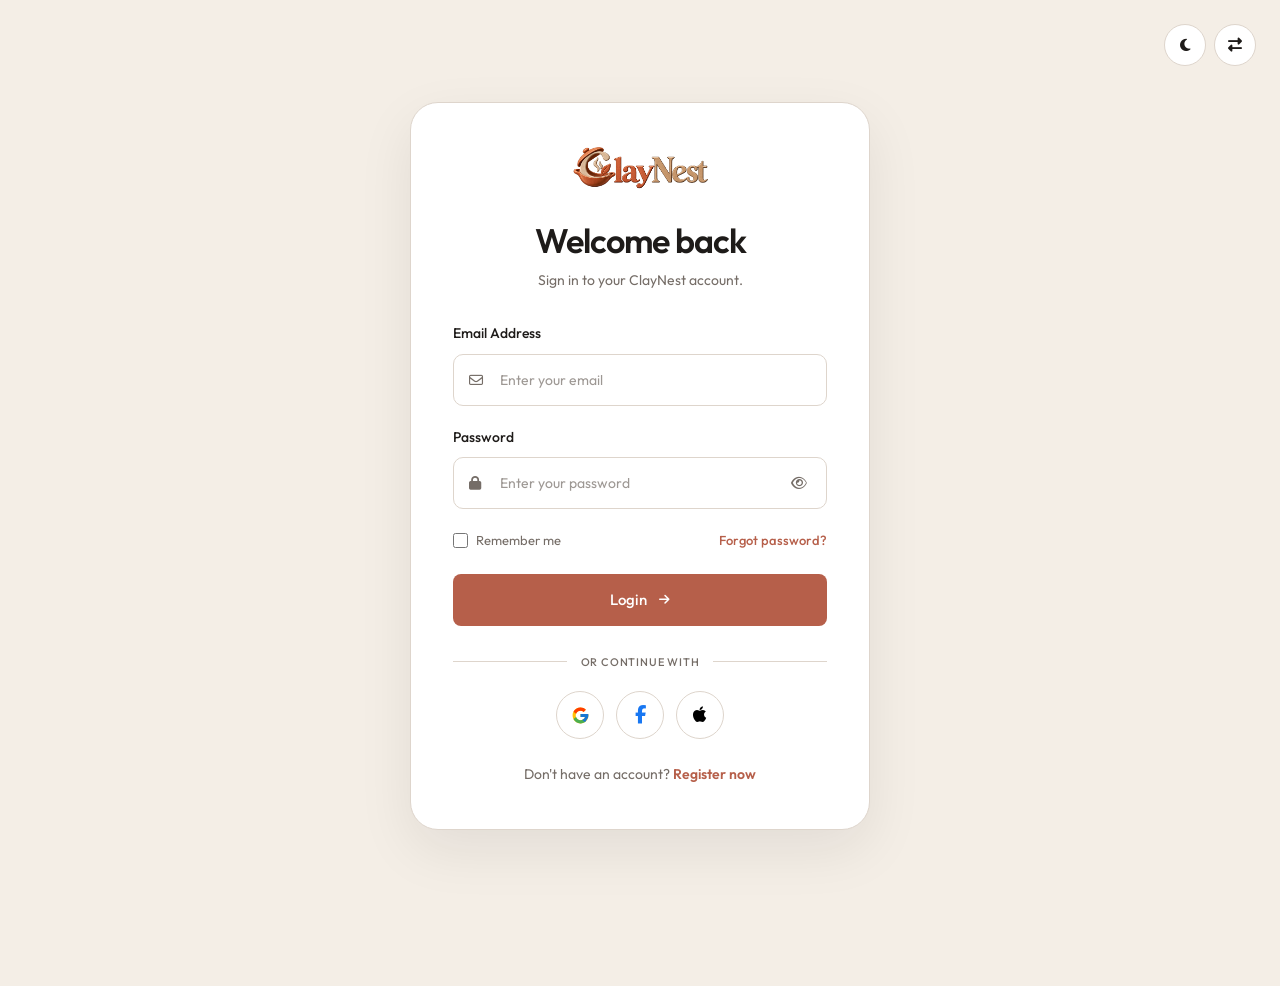
<file: login.html>
<!DOCTYPE html>
<html lang="en">

<head>
    <meta charset="UTF-8">
    <meta name="viewport" content="width=device-width, initial-scale=1.0">

    <title>ClayNest</title>

    <!-- Favicon -->
    <link rel="icon" type="image/png" href="images/favicon.png">

    <!-- Google Font - Outfit -->
    <link rel="preconnect" href="https://fonts.googleapis.com">
    <link rel="preconnect" href="https://fonts.gstatic.com" crossorigin>
    <link href="https://fonts.googleapis.com/css2?family=Outfit:wght@300;400;500;600;700&display=swap" rel="stylesheet">

    <!-- Font Awesome -->
    <link rel="stylesheet" href="https://cdnjs.cloudflare.com/ajax/libs/font-awesome/6.7.2/css/all.min.css">

    <!-- Main CSS -->
    <link rel="stylesheet" href="css/style.css">
</head>


<body class="auth-page">


    <!-- =====================================================
         TOP ACTIONS
    ====================================================== -->

    <div class="auth-top-actions">

        <button class="auth-action" id="desktopThemeToggle" type="button" aria-label="Toggle dark mode">
            <i class="fa-solid fa-moon"></i>
        </button>


        <button class="auth-action" id="desktopRtlToggle" type="button" aria-label="Toggle RTL direction">
            <i class="fa-solid fa-right-left"></i>
        </button>

    </div>


    <!-- =====================================================
         LOGIN
    ====================================================== -->

    <main class="auth-main">

        <div class="auth-card">


            <!-- Logo -->

            <a href="index.html" class="auth-logo">
                <img src="images/logo.png" alt="ClayNest">
            </a>


            <!-- Heading -->

            <div class="auth-heading">

                <h1>
                    Welcome back
                </h1>

                <p>
                    Sign in to your ClayNest account.
                </p>

            </div>


            <!-- Login Form -->

            <form class="auth-form" action="#" method="post">


                <!-- Email -->

                <div class="auth-form-group">

                    <label for="login-email">
                        Email Address
                    </label>

                    <div class="auth-input-wrap">

                        <i class="fa-regular fa-envelope"></i>

                        <input type="email" id="login-email" name="email" placeholder="Enter your email"
                            autocomplete="email" required>

                    </div>

                </div>


                <!-- Password -->

                <div class="auth-form-group">

                    <label for="login-password">
                        Password
                    </label>

                    <div class="auth-input-wrap">

                        <i class="fa-solid fa-lock"></i>

                        <input type="password" id="login-password" name="password" placeholder="Enter your password"
                            autocomplete="current-password" required>


                        <button type="button" class="password-toggle" data-target="login-password"
                            aria-label="Show password">

                            <i class="fa-regular fa-eye"></i>

                        </button>

                    </div>

                </div>


                <!-- Remember + Forgot -->

                <div class="auth-options">

                    <label class="remember-me">

                        <input type="checkbox" name="remember">

                        <span>
                            Remember me
                        </span>

                    </label>


                    <a href="#" class="forgot-password">
                        Forgot password?
                    </a>

                </div>


                <!-- Login -->

                <button type="submit" class="auth-submit">

                    Login

                    <i class="fa-solid fa-arrow-right"></i>

                </button>

            </form>


            <!-- Divider -->

            <div class="auth-divider">

                <span>
                    or continue with
                </span>

            </div>


            <!-- Social Login -->

            <div class="social-login">


                <!-- Google -->

                <a href="#" class="social-button google" aria-label="Continue with Google">

                    <img src="images/google-logo.svg" alt="Google">

                </a>


                <!-- Facebook -->

                <a href="#" class="social-button facebook" aria-label="Continue with Facebook">

                    <i class="fa-brands fa-facebook-f"></i>

                </a>


                <!-- Apple -->

                <a href="#" class="social-button apple" aria-label="Continue with Apple">

                    <i class="fa-brands fa-apple"></i>

                </a>

            </div>


            <!-- Register -->

            <p class="auth-switch">

                Don't have an account?

                <a href="register.html">
                    Register now
                </a>

            </p>


        </div>

    </main>

    <!-- Main JavaScript -->
    <script src="js/main.js"></script>

</body>

</html>
</file>
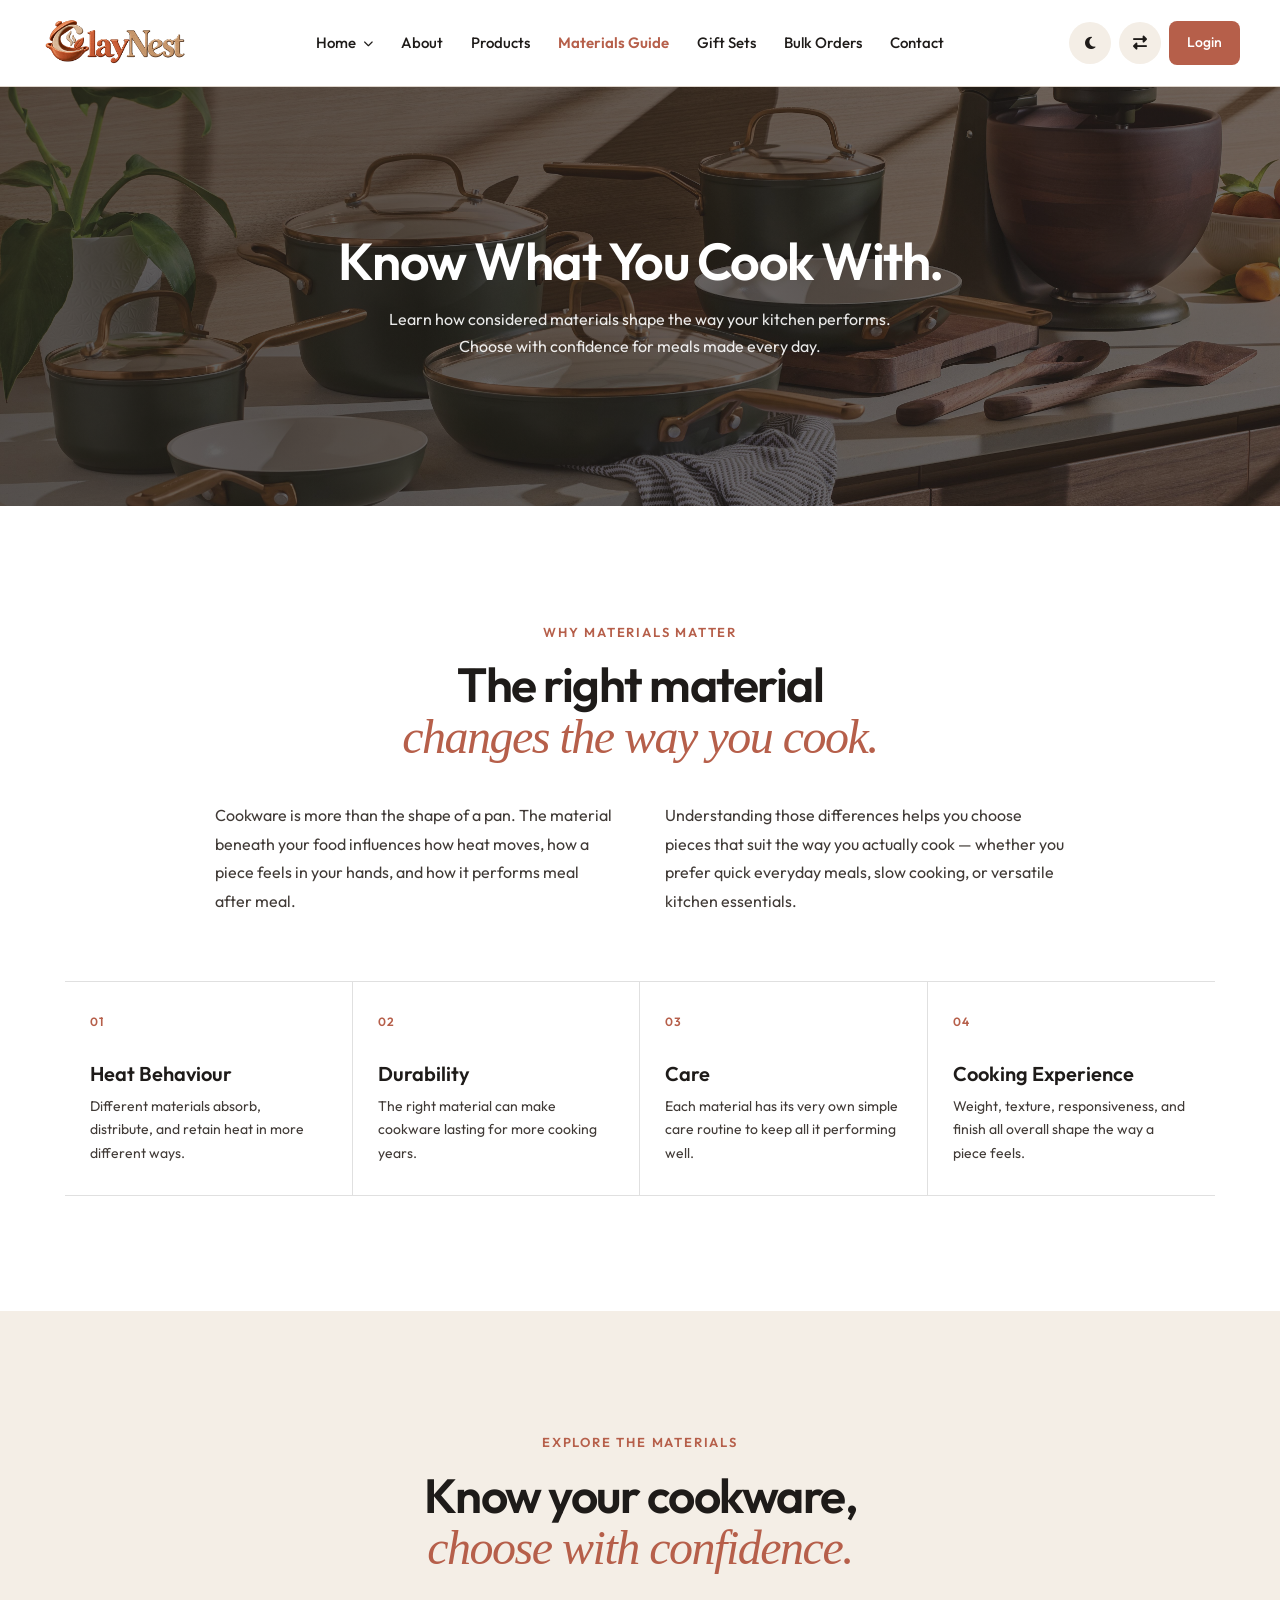
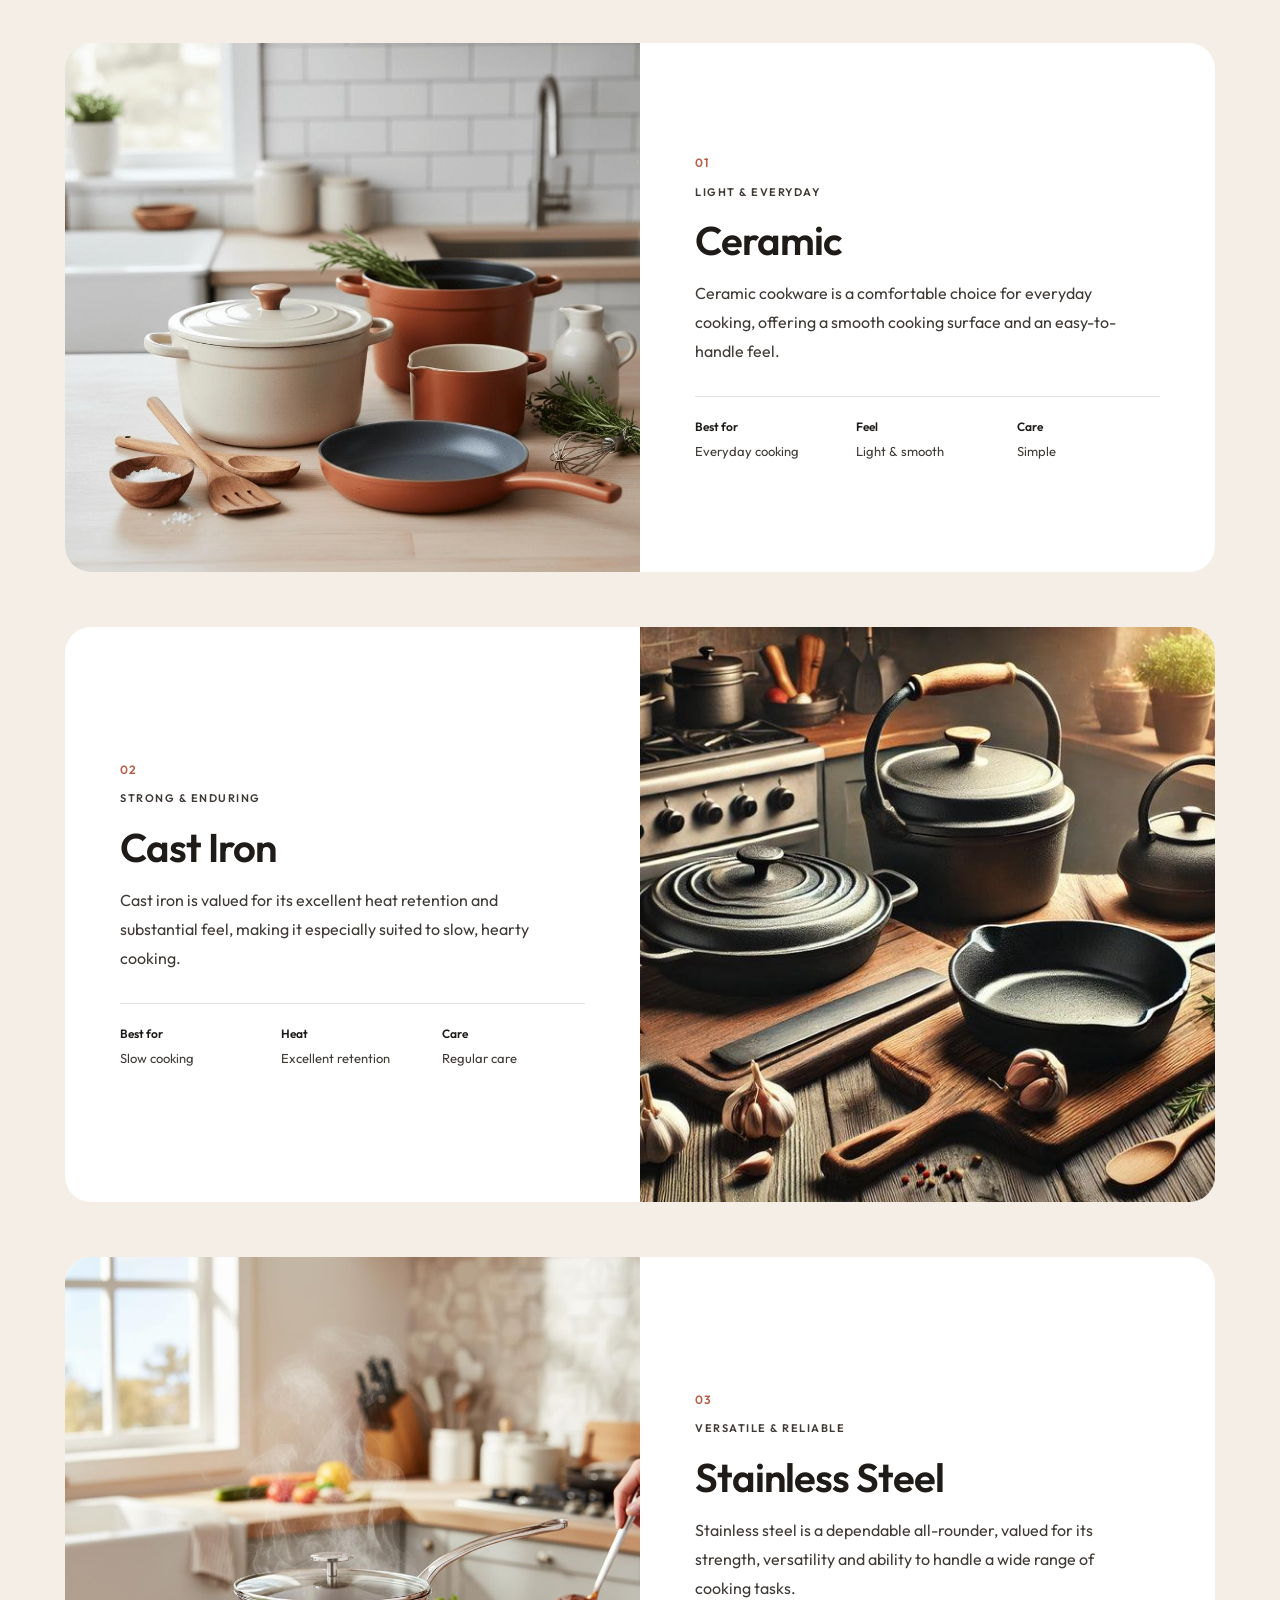
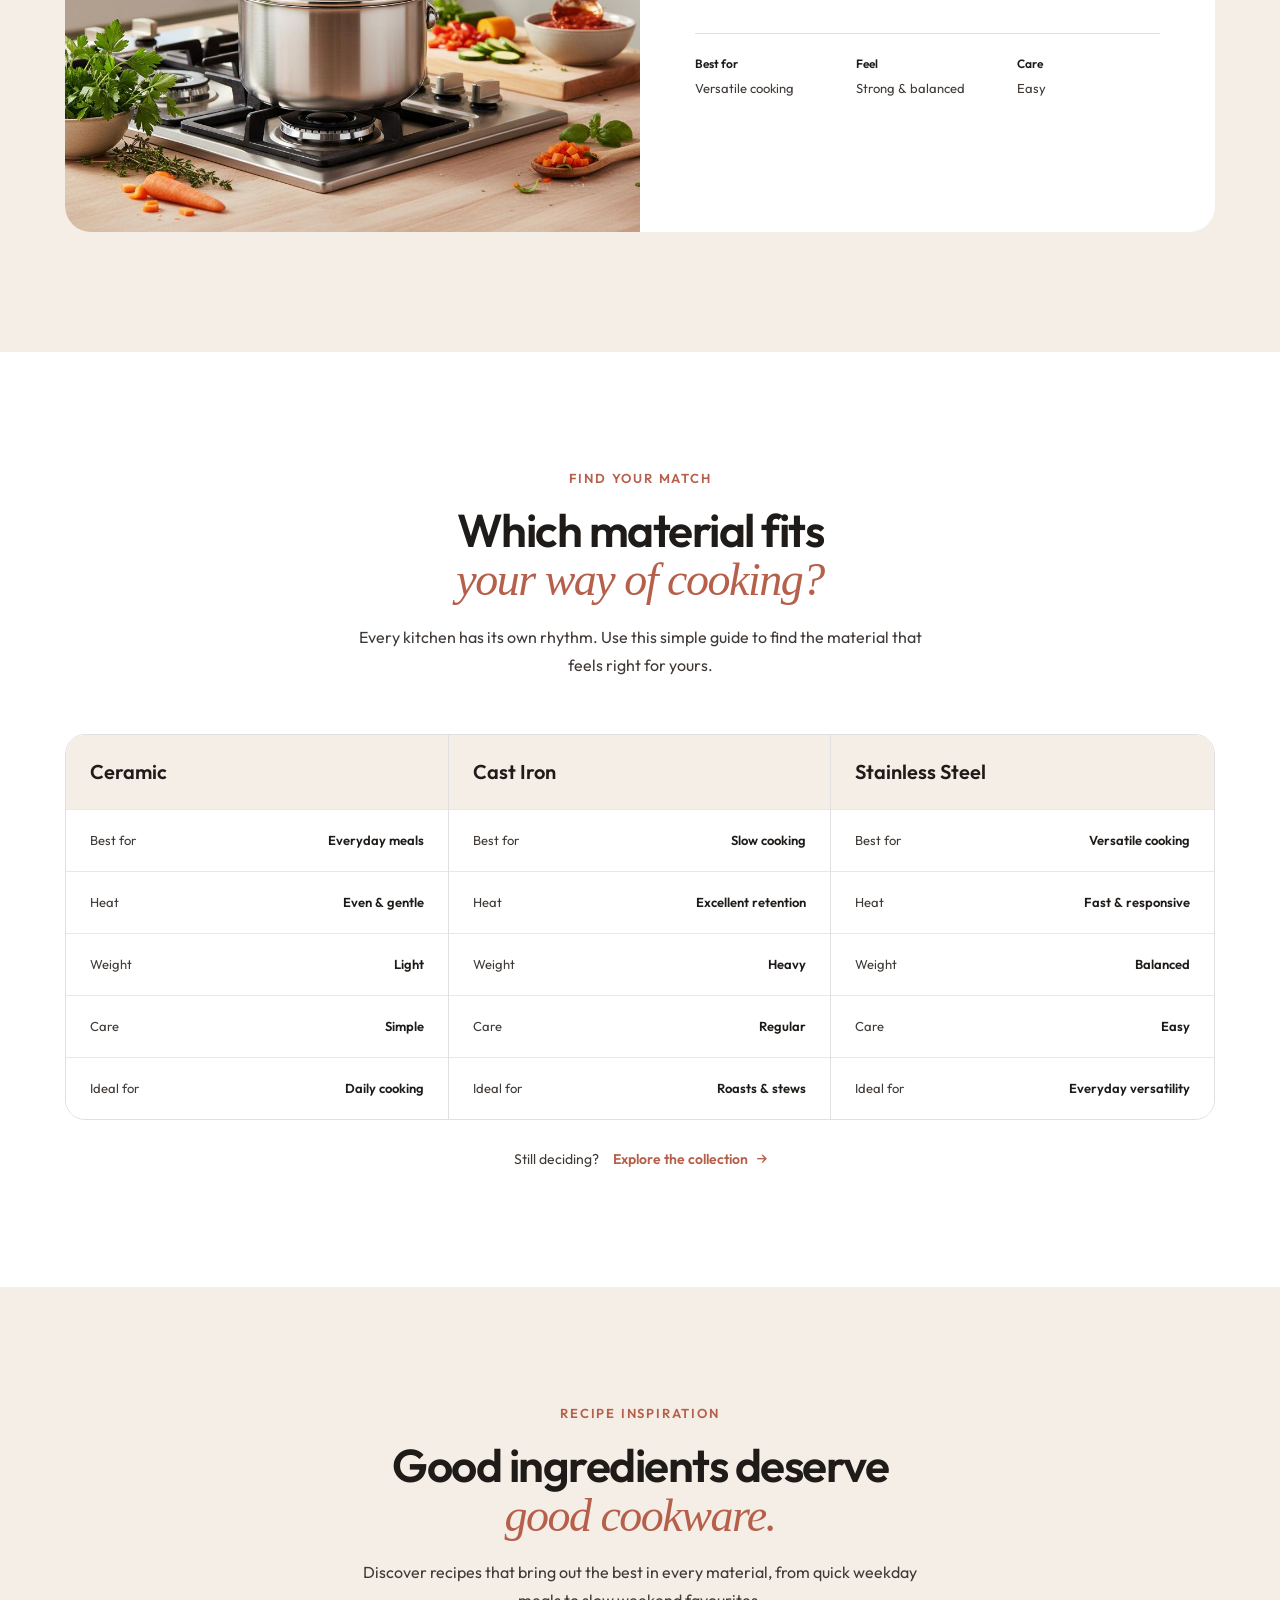
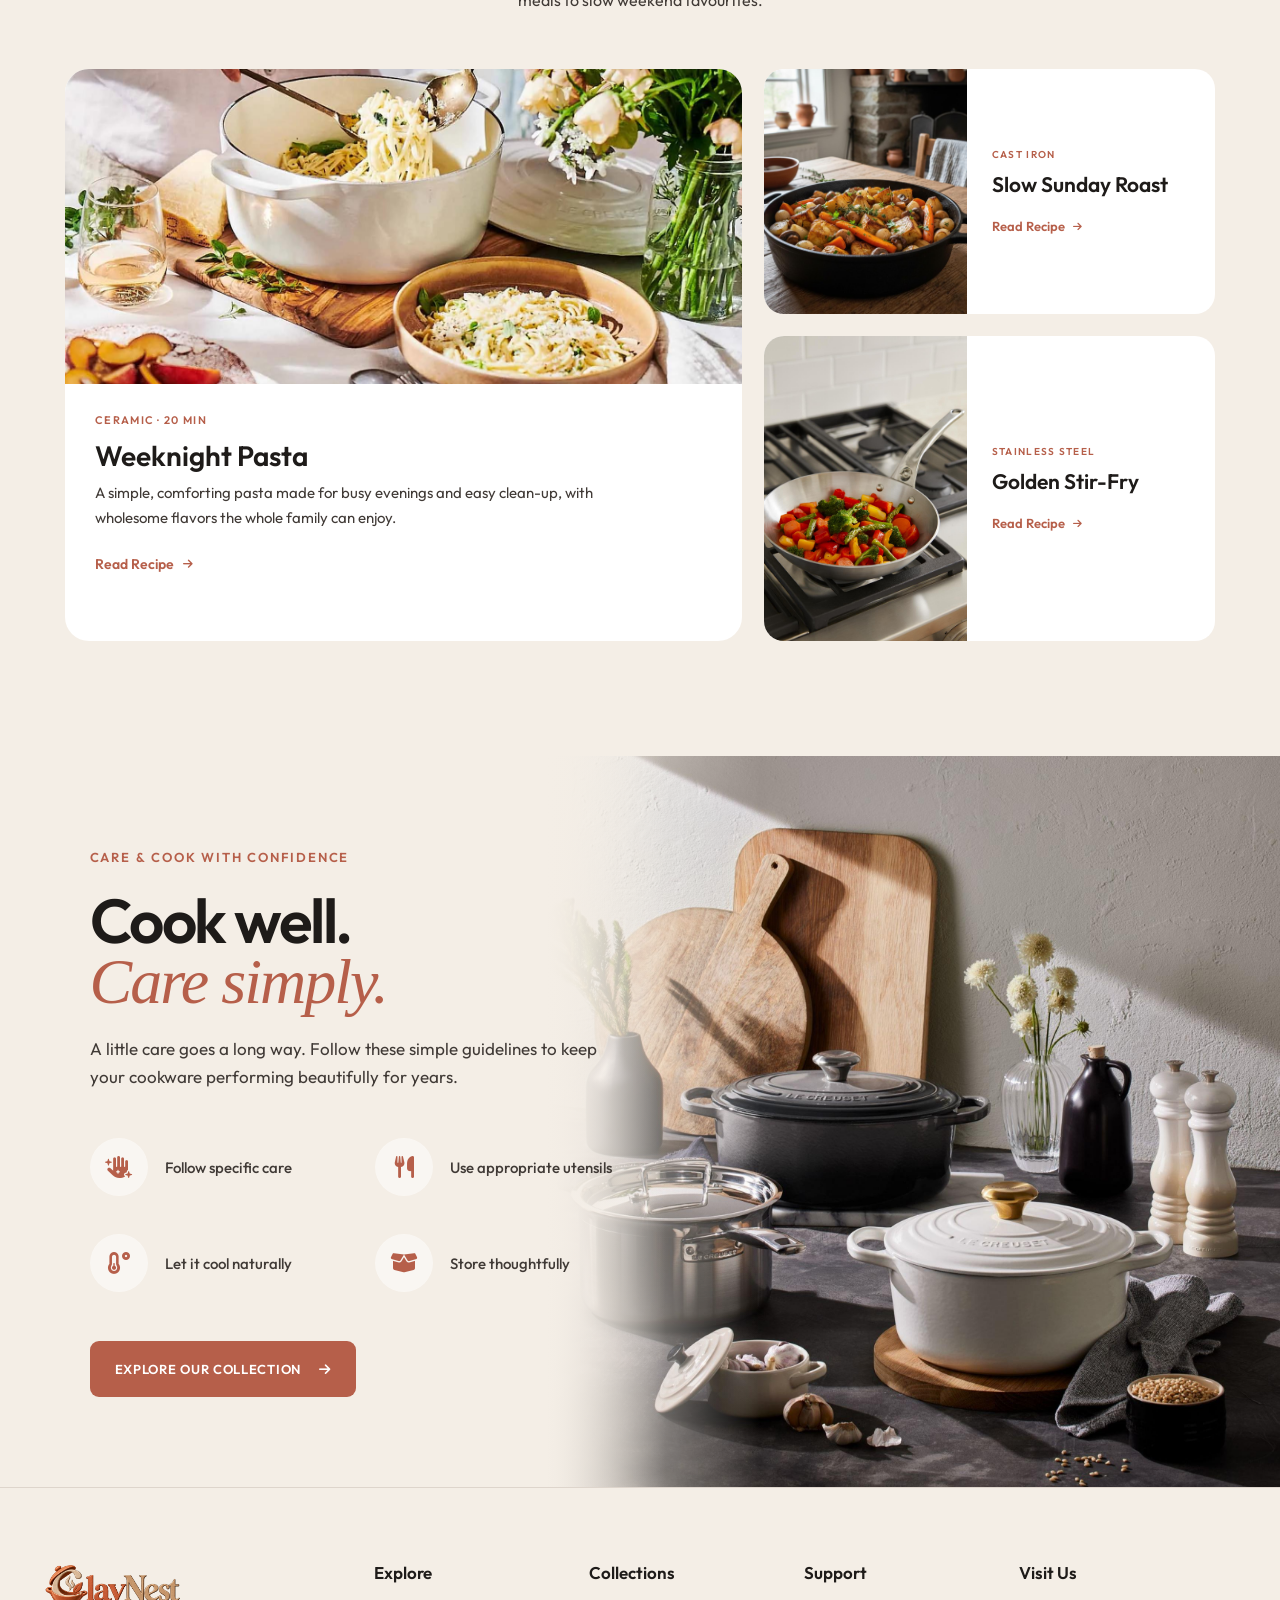
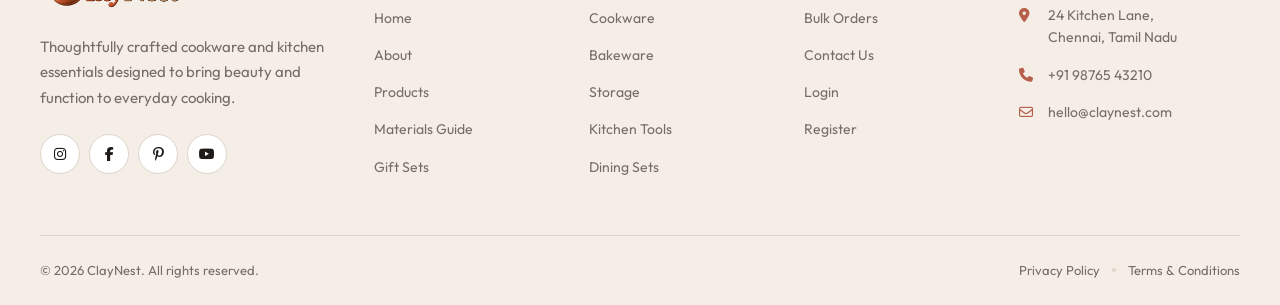
<file: materials.html>
<!DOCTYPE html>
<html lang="en">

<head>
    <meta charset="UTF-8">
    <meta name="viewport" content="width=device-width, initial-scale=1.0">

    <title>ClayNest</title>

    <!-- Favicon -->
    <link rel="icon" type="image/png" href="images/favicon.png">

    <!-- Google Font - Outfit -->
    <link rel="preconnect" href="https://fonts.googleapis.com">
    <link rel="preconnect" href="https://fonts.gstatic.com" crossorigin>
    <link href="https://fonts.googleapis.com/css2?family=Outfit:wght@300;400;500;600;700&display=swap" rel="stylesheet">

    <!-- Font Awesome -->
    <link rel="stylesheet" href="https://cdnjs.cloudflare.com/ajax/libs/font-awesome/6.7.2/css/all.min.css">

    <!-- Main CSS -->
    <link rel="stylesheet" href="css/style.css">
</head>

<body>

    <!-- =========================
     HEADER
========================= -->

    <header class="site-header" id="siteHeader">
        <div class="container header-container">

            <!-- Logo -->
            <a href="index.html" class="site-logo" aria-label="ClayNest Home">
                <img src="images/logo.png" alt="ClayNest">
            </a>


            <!-- Desktop Navigation -->
            <nav class="main-navigation" id="mainNavigation" aria-label="Main Navigation">

                <ul class="nav-menu">

                    <!-- Home Dropdown -->
                    <li class="nav-item has-dropdown">

                        <button class="nav-link dropdown-toggle" type="button" aria-expanded="false">
                            Home
                            <i class="fa-solid fa-chevron-down"></i>
                        </button>

                        <ul class="dropdown-menu">

                            <li>
                                <a href="index.html">Home 1</a>
                            </li>

                            <li>
                                <a href="home-2.html">Home 2</a>
                            </li>

                        </ul>

                    </li>


                    <!-- About -->
                    <li class="nav-item">
                        <a href="about.html" class="nav-link">About</a>
                    </li>


                    <!-- Products -->
                    <li class="nav-item">
                        <a href="products.html" class="nav-link">Products</a>
                    </li>


                    <!-- Materials -->
                    <li class="nav-item">
                        <a href="materials.html" class="nav-link">Materials Guide</a>
                    </li>

                    <!-- Gift Sets -->
                    <li class="nav-item">
                        <a href="gift-sets.html" class="nav-link">Gift Sets</a>
                    </li>


                    <!-- Bulk Orders -->
                    <li class="nav-item">
                        <a href="bulk-orders.html" class="nav-link">Bulk Orders</a>
                    </li>


                    <!-- Contact -->
                    <li class="nav-item">
                        <a href="contact.html" class="nav-link">Contact</a>
                    </li>

                </ul>


                <!-- Mobile / Menu Actions -->
                <div class="mobile-menu-actions">

                    <!-- Dark Mode -->
                    <button class="header-action" id="themeToggle" type="button" aria-label="Toggle dark mode">

                        <span class="action-icon">
                            <i class="fa-solid fa-moon"></i>
                        </span>

                        <span class="action-text">Dark Mode</span>

                    </button>


                    <!-- RTL -->
                    <button class="header-action" id="rtlToggle" type="button" aria-label="Toggle RTL direction">

                        <span class="action-icon">
                            <i class="fa-solid fa-right-left"></i>
                        </span>

                        <span class="action-text">RTL Mode</span>

                    </button>


                    <!-- Login -->
                    <a href="login.html" class="header-login">
                        <span>Login</span>
                    </a>

                </div>

            </nav>


            <!-- Desktop Actions -->
            <div class="header-actions">

                <!-- Dark Mode -->
                <button class="desktop-action" id="desktopThemeToggle" type="button" aria-label="Toggle dark mode">

                    <i class="fa-solid fa-moon"></i>

                </button>


                <!-- RTL -->
                <button class="desktop-action" id="desktopRtlToggle" type="button" aria-label="Toggle RTL direction">

                    <i class="fa-solid fa-right-left"></i>

                </button>


                <!-- Login -->
                <a href="login.html" class="header-login">
                    <span>Login</span>
                </a>

            </div>


            <!-- Mobile Menu Toggle -->
            <button class="menu-toggle" id="menuToggle" type="button" aria-label="Open menu" aria-expanded="false"
                aria-controls="mainNavigation">

                <span></span>
                <span></span>
                <span></span>

            </button>

        </div>
    </header>


    <!-- =========================
     PAGE HERO
========================= -->

    <section class="page-hero materials-banner">

        <div class="page-hero-overlay">

            <div class="container page-hero-container">

                <h1 class="page-hero-title">
                    Know What You Cook With.
                </h1>

                <p class="page-hero-description">
                    Learn how considered materials shape the way your kitchen performs.<br>
                    Choose with confidence for meals made every day.
                </p>

            </div>

        </div>

    </section>

    <!-- =========================================================
     MATERIALS GUIDE — WHY MATERIALS MATTER
     ========================================================= -->

    <section class="materials-why">

        <div class="materials-why-container">

            <div class="materials-why-heading">

                <span class="materials-why-label">
                    WHY MATERIALS MATTER
                </span>

                <h2>
                    The right material
                    <em>changes the way you cook.</em>
                </h2>

            </div>


            <div class="materials-why-body">

                <p>
                    Cookware is more than the shape of a pan.
                    The material beneath your food influences
                    how heat moves, how a piece feels in your
                    hands, and how it performs meal after meal.
                </p>

                <p>
                    Understanding those differences helps you
                    choose pieces that suit the way you actually
                    cook — whether you prefer quick everyday
                    meals, slow cooking, or versatile kitchen
                    essentials.
                </p>

            </div>


            <div class="materials-factors">

                <div class="material-factor">

                    <span class="factor-number">
                        01
                    </span>

                    <h3>
                        Heat Behaviour
                    </h3>

                    <p>
                        Different materials absorb, distribute,
                        and retain heat in more different ways.
                    </p>

                </div>


                <div class="material-factor">

                    <span class="factor-number">
                        02
                    </span>

                    <h3>
                        Durability
                    </h3>

                    <p>
                        The right material can make cookware
                        lasting for more cooking years.
                    </p>

                </div>


                <div class="material-factor">

                    <span class="factor-number">
                        03
                    </span>

                    <h3>
                        Care
                    </h3>

                    <p>
                        Each material has its very own simple care
                        routine to keep all it performing well.
                    </p>

                </div>


                <div class="material-factor">

                    <span class="factor-number">
                        04
                    </span>

                    <h3>
                        Cooking Experience
                    </h3>

                    <p>
                        Weight, texture, responsiveness, and
                        finish all overall shape the way a piece feels.
                    </p>

                </div>

            </div>

        </div>

    </section>

    <!-- =========================================================
     MATERIALS GUIDE — EXPLORE MATERIALS
     ========================================================= -->

    <section class="materials-explore">

        <div class="materials-explore-container">

            <div class="materials-explore-heading">

                <span class="materials-explore-label">
                    EXPLORE THE MATERIALS
                </span>

                <h2>
                    Know your cookware,
                    <em>choose with confidence.</em>
                </h2>

            </div>


            <!-- =================================================
             CERAMIC
             ================================================= -->

            <article class="material-detail">

                <div class="material-detail-image">

                    <img src="images/material-ceramic.jpg" alt="Ceramic cookware">

                </div>


                <div class="material-detail-content">

                    <span class="material-detail-number">
                        01
                    </span>

                    <span class="material-detail-label">
                        LIGHT & EVERYDAY
                    </span>

                    <h3>
                        Ceramic
                    </h3>

                    <p>
                        Ceramic cookware is a comfortable choice
                        for everyday cooking, offering a smooth
                        cooking surface and an easy-to-handle feel.
                    </p>


                    <div class="material-detail-info">

                        <div>
                            <strong>
                                Best for
                            </strong>

                            <span>
                                Everyday cooking
                            </span>
                        </div>

                        <div>
                            <strong>
                                Feel
                            </strong>

                            <span>
                                Light & smooth
                            </span>
                        </div>

                        <div>
                            <strong>
                                Care
                            </strong>

                            <span>
                                Simple
                            </span>
                        </div>

                    </div>

                </div>

            </article>


            <!-- =================================================
             CAST IRON
             ================================================= -->

            <article class="material-detail material-detail-reverse">

                <div class="material-detail-image">

                    <img src="images/material-cast-iron.jpg" alt="Cast iron cookware">

                </div>


                <div class="material-detail-content">

                    <span class="material-detail-number">
                        02
                    </span>

                    <span class="material-detail-label">
                        STRONG & ENDURING
                    </span>

                    <h3>
                        Cast Iron
                    </h3>

                    <p>
                        Cast iron is valued for its excellent heat
                        retention and substantial feel, making it
                        especially suited to slow, hearty cooking.
                    </p>


                    <div class="material-detail-info">

                        <div>
                            <strong>
                                Best for
                            </strong>

                            <span>
                                Slow cooking
                            </span>
                        </div>

                        <div>
                            <strong>
                                Heat
                            </strong>

                            <span>
                                Excellent retention
                            </span>
                        </div>

                        <div>
                            <strong>
                                Care
                            </strong>

                            <span>
                                Regular care
                            </span>
                        </div>

                    </div>

                </div>

            </article>


            <!-- =================================================
             STAINLESS STEEL
             ================================================= -->

            <article class="material-detail">

                <div class="material-detail-image">

                    <img src="images/material-stainless.jpg" alt="Stainless steel cookware">

                </div>


                <div class="material-detail-content">

                    <span class="material-detail-number">
                        03
                    </span>

                    <span class="material-detail-label">
                        VERSATILE & RELIABLE
                    </span>

                    <h3>
                        Stainless Steel
                    </h3>

                    <p>
                        Stainless steel is a dependable all-rounder,
                        valued for its strength, versatility and
                        ability to handle a wide range of cooking tasks.
                    </p>


                    <div class="material-detail-info">

                        <div>
                            <strong>
                                Best for
                            </strong>

                            <span>
                                Versatile cooking
                            </span>
                        </div>

                        <div>
                            <strong>
                                Feel
                            </strong>

                            <span>
                                Strong & balanced
                            </span>
                        </div>

                        <div>
                            <strong>
                                Care
                            </strong>

                            <span>
                                Easy
                            </span>
                        </div>

                    </div>

                </div>

            </article>

        </div>

    </section>

    <!-- =========================================================
     MATERIALS GUIDE — FIND YOUR MATCH
     ========================================================= -->

    <section class="find-match">

        <div class="find-match-container">

            <div class="find-match-heading">

                <span class="find-match-label">
                    FIND YOUR MATCH
                </span>

                <h2>
                    Which material fits
                    <em>your way of cooking?</em>
                </h2>

                <p>
                    Every kitchen has its own rhythm. Use this
                    simple guide to find the material that feels
                    right for yours.
                </p>

            </div>


            <div class="match-board">

                <!-- Ceramic -->

                <div class="match-column">

                    <div class="match-material">
                        Ceramic
                    </div>

                    <div class="match-row">

                        <span>Best for</span>
                        <strong>Everyday meals</strong>

                    </div>

                    <div class="match-row">

                        <span>Heat</span>
                        <strong>Even & gentle</strong>

                    </div>

                    <div class="match-row">

                        <span>Weight</span>
                        <strong>Light</strong>

                    </div>

                    <div class="match-row">

                        <span>Care</span>
                        <strong>Simple</strong>

                    </div>

                    <div class="match-row">

                        <span>Ideal for</span>
                        <strong>Daily cooking</strong>

                    </div>

                </div>


                <!-- Cast Iron -->

                <div class="match-column">

                    <div class="match-material">
                        Cast Iron
                    </div>

                    <div class="match-row">

                        <span>Best for</span>
                        <strong>Slow cooking</strong>

                    </div>

                    <div class="match-row">

                        <span>Heat</span>
                        <strong>Excellent retention</strong>

                    </div>

                    <div class="match-row">

                        <span>Weight</span>
                        <strong>Heavy</strong>

                    </div>

                    <div class="match-row">

                        <span>Care</span>
                        <strong>Regular</strong>

                    </div>

                    <div class="match-row">

                        <span>Ideal for</span>
                        <strong>Roasts & stews</strong>

                    </div>

                </div>


                <!-- Stainless Steel -->

                <div class="match-column">

                    <div class="match-material">
                        Stainless Steel
                    </div>

                    <div class="match-row">

                        <span>Best for</span>
                        <strong>Versatile cooking</strong>

                    </div>

                    <div class="match-row">

                        <span>Heat</span>
                        <strong>Fast & responsive</strong>

                    </div>

                    <div class="match-row">

                        <span>Weight</span>
                        <strong>Balanced</strong>

                    </div>

                    <div class="match-row">

                        <span>Care</span>
                        <strong>Easy</strong>

                    </div>

                    <div class="match-row">

                        <span>Ideal for</span>
                        <strong>Everyday versatility</strong>

                    </div>

                </div>

            </div>


            <div class="find-match-footer">

                <span>
                    Still deciding?
                </span>

                <a href="products.html">
                    Explore the collection
                    <i class="fa-solid fa-arrow-right"></i>
                </a>

            </div>

        </div>

    </section>

    <!-- =========================================================
     MATERIALS GUIDE — RECIPE INSPIRATION
     ========================================================= -->

    <section class="materials-recipes">

        <div class="recipes-container">

            <div class="recipes-heading">

                <span class="recipes-label">
                    RECIPE INSPIRATION
                </span>

                <h2>
                    Good ingredients deserve
                    <em>good cookware.</em>
                </h2>

                <p>
                    Discover recipes that bring out the best in
                    every material, from quick weekday meals to
                    slow weekend favourites.
                </p>

            </div>


            <div class="recipes-layout">

                <!-- Featured Recipe -->

                <article class="recipe-feature">

                    <div class="recipe-feature-image">

                        <img src="images/recipe-feature.jpg" alt="Weeknight pasta served in ceramic cookware">

                    </div>

                    <div class="recipe-feature-content">

                        <span>
                            CERAMIC · 20 MIN
                        </span>

                        <h3>
                            Weeknight Pasta
                        </h3>

                        <p>
                            A simple, comforting pasta made for
                            busy evenings and easy clean-up, with wholesome flavors the whole family can enjoy.
                        </p>

                        <a href="#" class="recipe-read-link">
                            Read Recipe
                            <i class="fa-solid fa-arrow-right"></i>
                        </a>

                    </div>

                </article>


                <!-- Smaller Recipes -->

                <div class="recipe-side-list">

                    <article class="recipe-small">

                        <div class="recipe-small-image">

                            <img src="images/recipe-roast.jpg" alt="Slow roasted vegetables">

                        </div>

                        <div class="recipe-small-content">

                            <span>
                                CAST IRON
                            </span>

                            <h3>
                                Slow Sunday Roast
                            </h3>

                            <a href="#">
                                Read Recipe
                                <i class="fa-solid fa-arrow-right"></i>
                            </a>

                        </div>

                    </article>


                    <article class="recipe-small">

                        <div class="recipe-small-image">

                            <img src="images/recipe-stir-fry.jpg" alt="Fresh vegetable stir fry">

                        </div>

                        <div class="recipe-small-content">

                            <span>
                                STAINLESS STEEL
                            </span>

                            <h3>
                                Golden Stir-Fry
                            </h3>

                            <a href="#">
                                Read Recipe
                                <i class="fa-solid fa-arrow-right"></i>
                            </a>

                        </div>

                    </article>

                </div>

            </div>

        </div>

    </section>

    <!-- =========================================================
     MATERIALS — CARE & COOK WITH CONFIDENCE
     ========================================================= -->

    <section class="care-confidence">

        <div class="care-container">

            <!-- LEFT CONTENT -->
            <div class="care-content">

                <span class="care-label">
                    CARE &amp; COOK WITH CONFIDENCE
                </span>

                <h2>
                    Cook well.
                    <em>Care simply.</em>
                </h2>

                <p class="care-intro">
                    A little care goes a long way. Follow these simple
                    guidelines to keep your cookware performing
                    beautifully for years.
                </p>


                <!-- CARE TIPS -->

                <div class="care-tips">

                    <!-- Tip 01 -->
                    <div class="care-tip">

                        <div class="care-icon">
                            <i class="fa-solid fa-hand-sparkles"></i>
                        </div>

                        <span>
                            Follow specific care
                        </span>

                    </div>


                    <!-- Tip 02 -->
                    <div class="care-tip">

                        <div class="care-icon">
                            <i class="fa-solid fa-utensils"></i>
                        </div>

                        <span>
                            Use appropriate utensils
                        </span>

                    </div>


                    <!-- Tip 03 -->
                    <div class="care-tip">

                        <div class="care-icon">
                            <i class="fa-solid fa-temperature-low"></i>
                        </div>

                        <span>
                            Let it cool naturally
                        </span>

                    </div>


                    <!-- Tip 04 -->
                    <div class="care-tip">

                        <div class="care-icon">
                            <i class="fa-solid fa-box-open"></i>
                        </div>

                        <span>
                            Store thoughtfully
                        </span>

                    </div>

                </div>


                <!-- CTA -->

                <a href="products.html" class="care-button">
                    EXPLORE OUR COLLECTION
                    <i class="fa-solid fa-arrow-right"></i>
                </a>

            </div>


            <!-- RIGHT IMAGE -->

            <div class="care-image">

                <img src="images/material-care.jpg" alt="ClayNest cookware collection">

            </div>

        </div>

    </section>

    <!-- =========================
     FOOTER
========================= -->

    <footer class="site-footer">

        <div class="container">

            <!-- Footer Main -->
            <div class="footer-main">

                <!-- Brand -->
                <div class="footer-brand">

                    <a href="index.html" class="footer-logo">
                        <img src="images/logo.png" alt="ClayNest">
                    </a>

                    <p class="footer-description">
                        Thoughtfully crafted cookware and kitchen essentials
                        designed to bring beauty and function to everyday cooking.
                    </p>

                    <div class="footer-social">

                        <a href="#" aria-label="Instagram">
                            <i class="fa-brands fa-instagram"></i>
                        </a>

                        <a href="#" aria-label="Facebook">
                            <i class="fa-brands fa-facebook-f"></i>
                        </a>

                        <a href="#" aria-label="Pinterest">
                            <i class="fa-brands fa-pinterest-p"></i>
                        </a>

                        <a href="#" aria-label="YouTube">
                            <i class="fa-brands fa-youtube"></i>
                        </a>

                    </div>

                </div>


                <!-- Quick Links -->
                <div class="footer-column">

                    <h3>Explore</h3>

                    <ul class="footer-links">

                        <li>
                            <a href="index.html">Home</a>
                        </li>

                        <li>
                            <a href="about.html">About</a>
                        </li>

                        <li>
                            <a href="products.html">Products</a>
                        </li>

                        <li>
                            <a href="materials.html">Materials Guide</a>
                        </li>

                        <li>
                            <a href="gift-sets.html">Gift Sets</a>
                        </li>

                    </ul>

                </div>


                <!-- Collections -->
                <div class="footer-column">

                    <h3>Collections</h3>

                    <ul class="footer-links">

                        <li>
                            <a href="products.html">Cookware</a>
                        </li>

                        <li>
                            <a href="products.html">Bakeware</a>
                        </li>

                        <li>
                            <a href="products.html">Storage</a>
                        </li>

                        <li>
                            <a href="products.html">Kitchen Tools</a>
                        </li>

                        <li>
                            <a href="products.html">Dining Sets</a>
                        </li>

                    </ul>

                </div>


                <!-- Support -->
                <div class="footer-column">

                    <h3>Support</h3>

                    <ul class="footer-links">

                        <li>
                            <a href="bulk-orders.html">Bulk Orders</a>
                        </li>

                        <li>
                            <a href="contact.html">Contact Us</a>
                        </li>

                        <li>
                            <a href="login.html">Login</a>
                        </li>

                        <li>
                            <a href="register.html">Register</a>
                        </li>

                    </ul>

                </div>


                <!-- Contact -->
                <div class="footer-column footer-contact">

                    <h3>Visit Us</h3>

                    <div class="contact-item">

                        <i class="fa-solid fa-location-dot"></i>

                        <span>
                            24 Kitchen Lane,<br>
                            Chennai, Tamil Nadu
                        </span>

                    </div>


                    <div class="contact-item">

                        <i class="fa-solid fa-phone"></i>

                        <a href="tel:+919876543210">
                            +91 98765 43210
                        </a>

                    </div>


                    <div class="contact-item">

                        <i class="fa-regular fa-envelope"></i>

                        <a href="mailto:hello@claynest.com">
                            hello@claynest.com
                        </a>

                    </div>

                </div>

            </div>


            <!-- Footer Bottom -->
            <div class="footer-bottom">

                <p>
                    © 2026 ClayNest. All rights reserved.
                </p>

                <div class="footer-bottom-links">

                    <a href="#">Privacy Policy</a>

                    <span></span>

                    <a href="#">Terms & Conditions</a>

                </div>

            </div>

        </div>

    </footer>


    <!-- Scroll To Top Button -->
    <button class="scroll-to-top" id="scrollToTop" type="button" aria-label="Scroll to top">
        <i class="fa-solid fa-arrow-up"></i>
    </button>

    <!-- Main JavaScript -->
    <script src="js/main.js"></script>

</body>

</html>
</file>
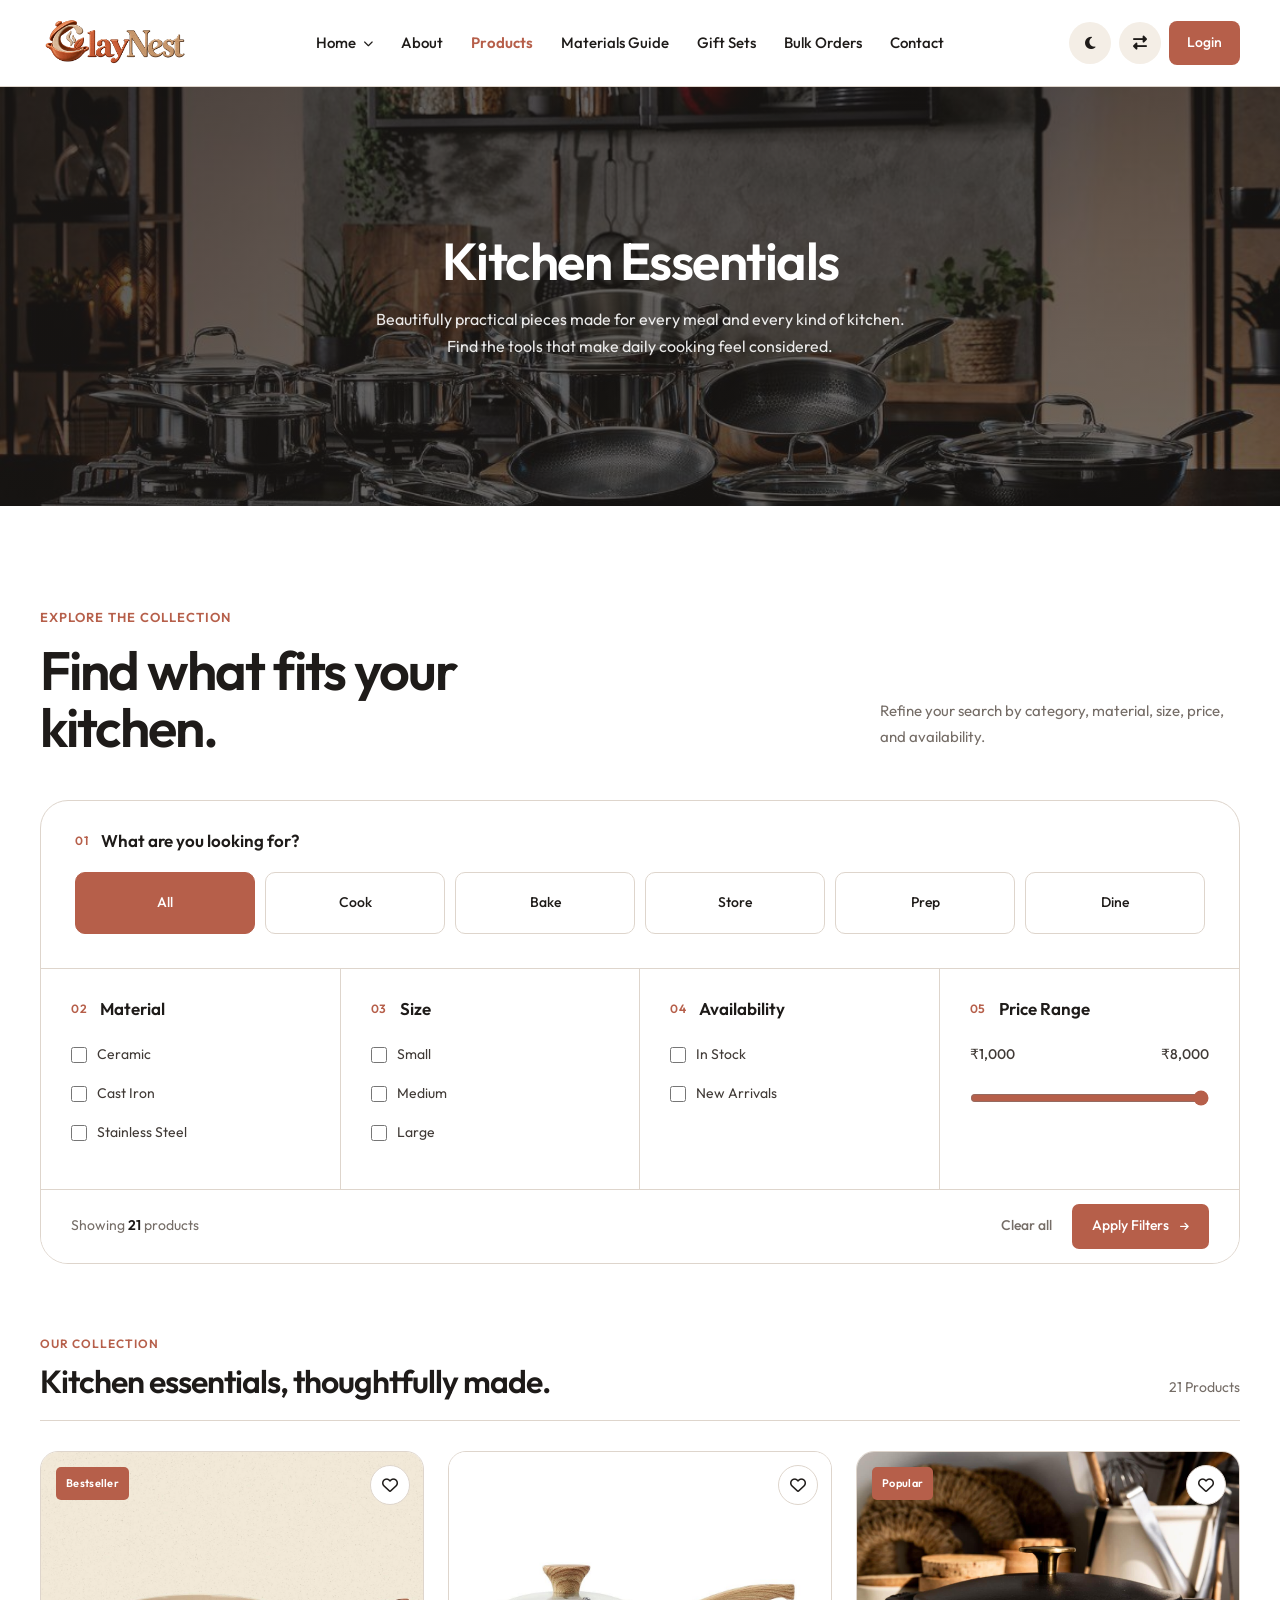
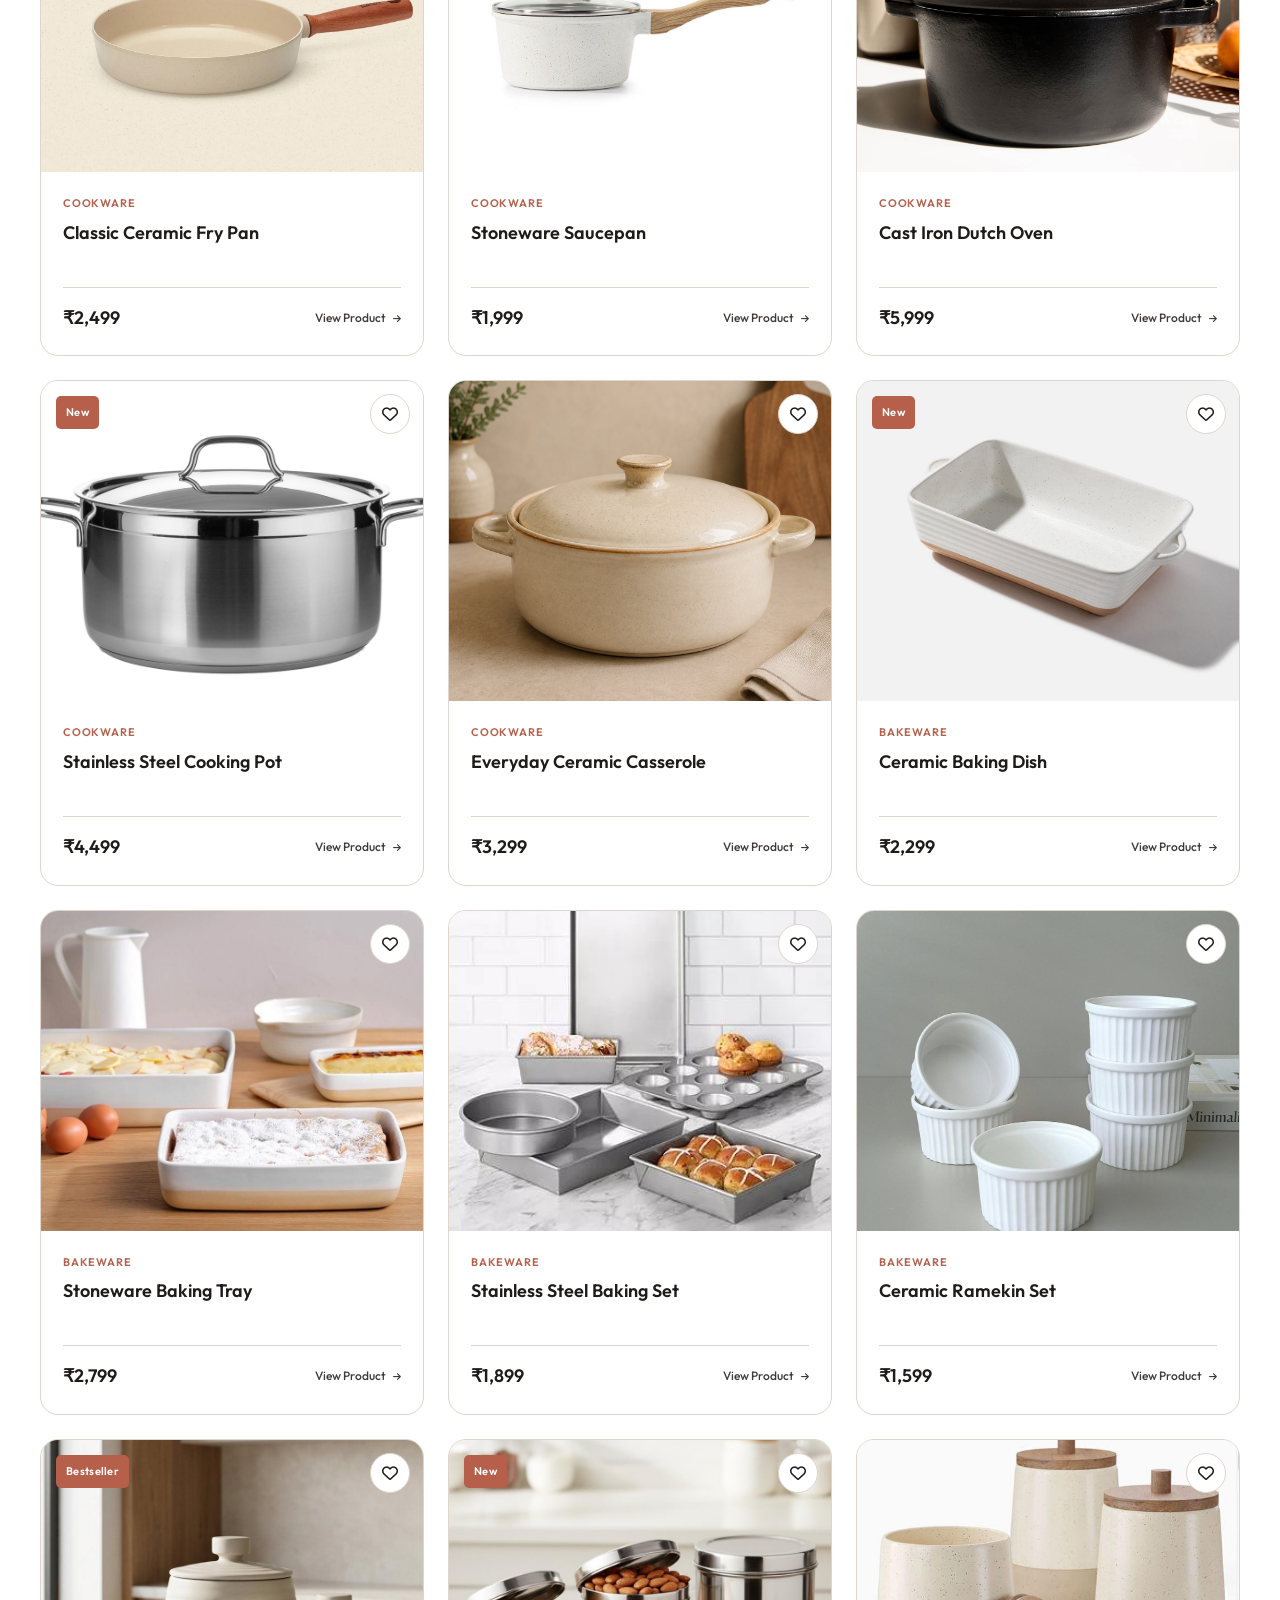
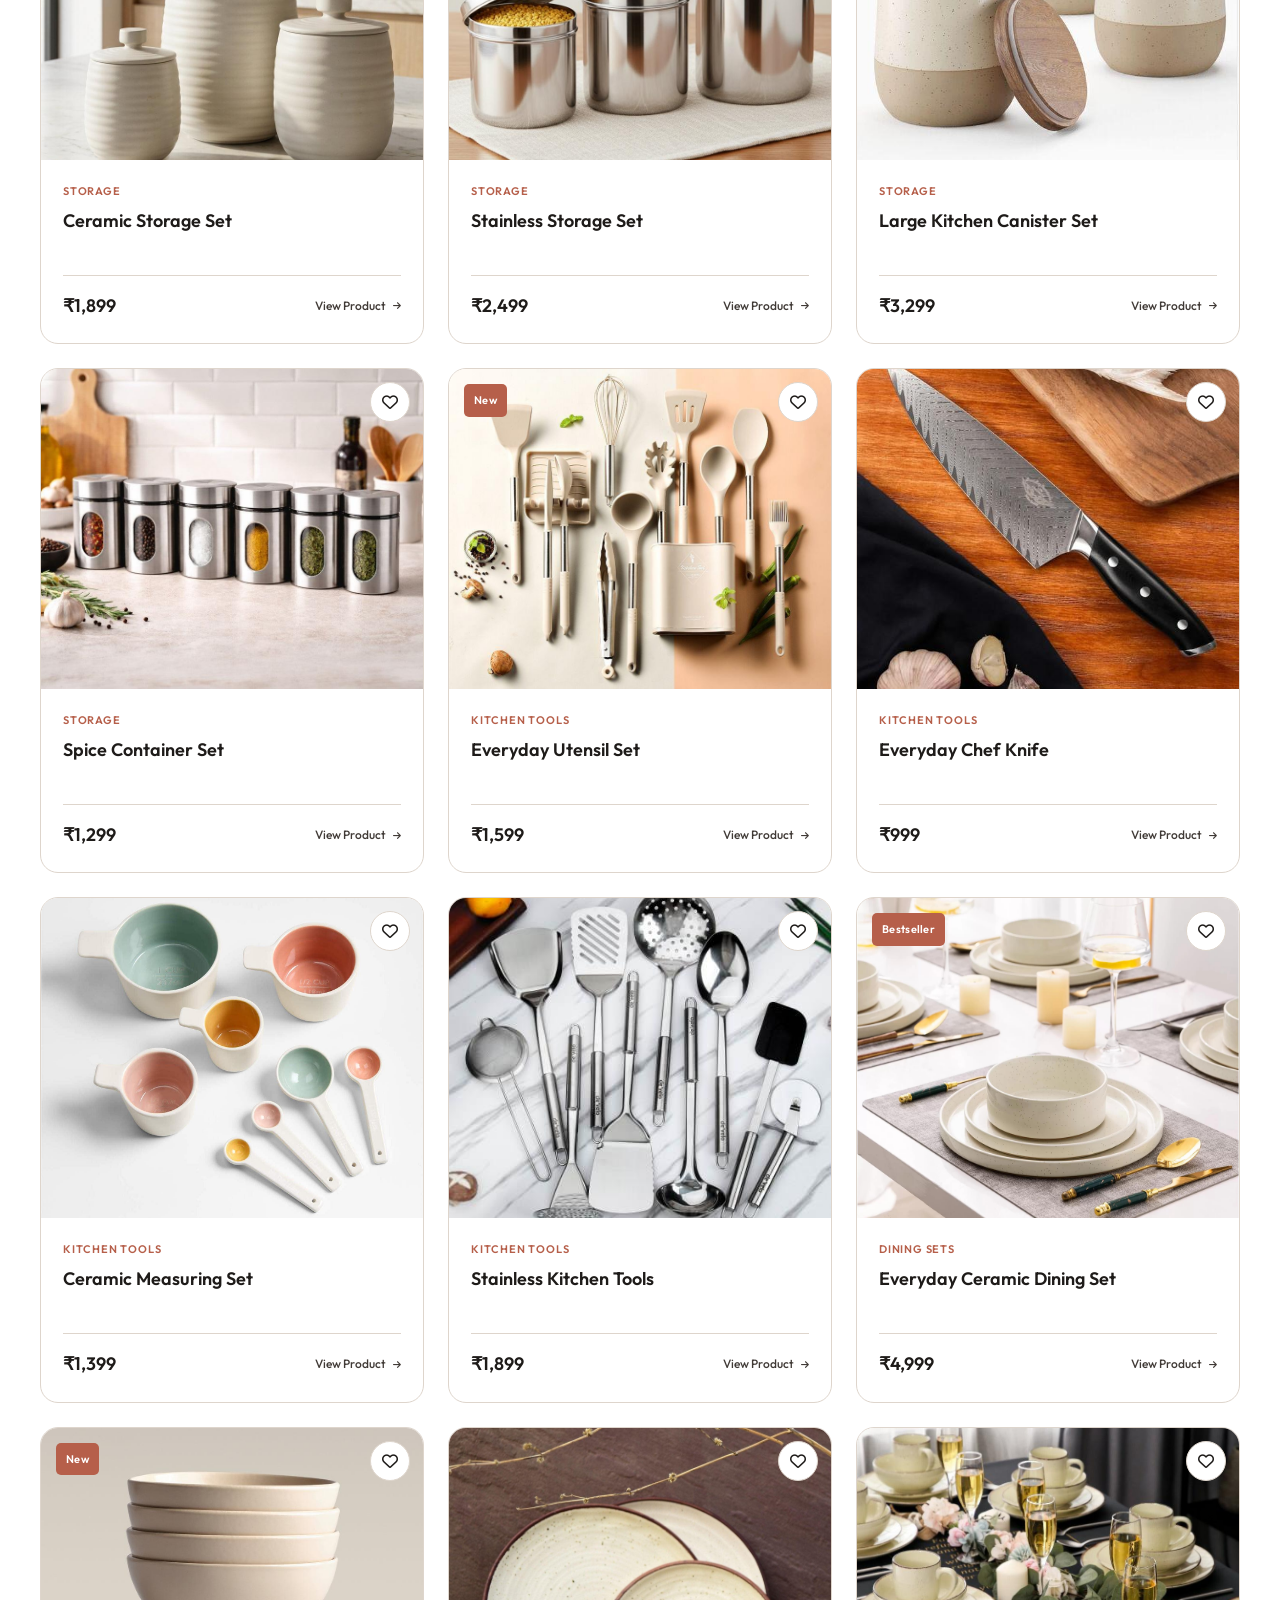
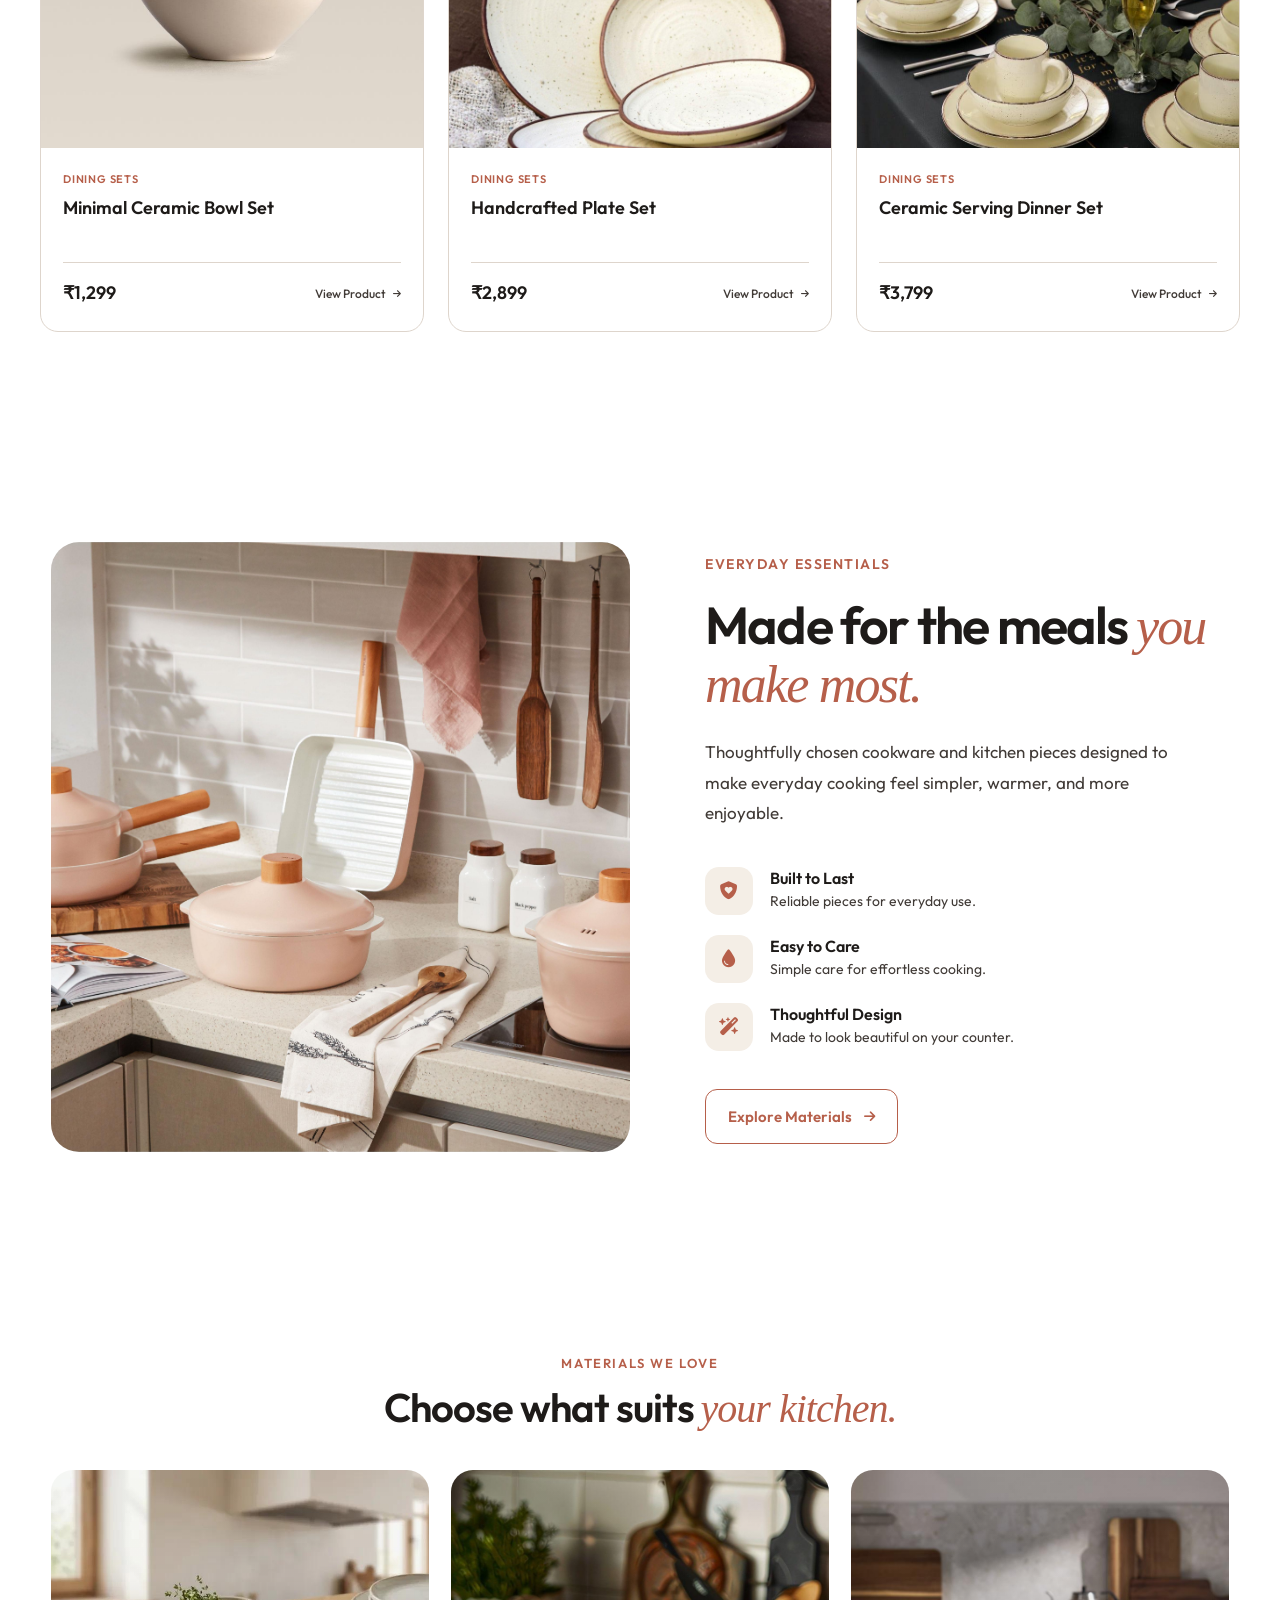
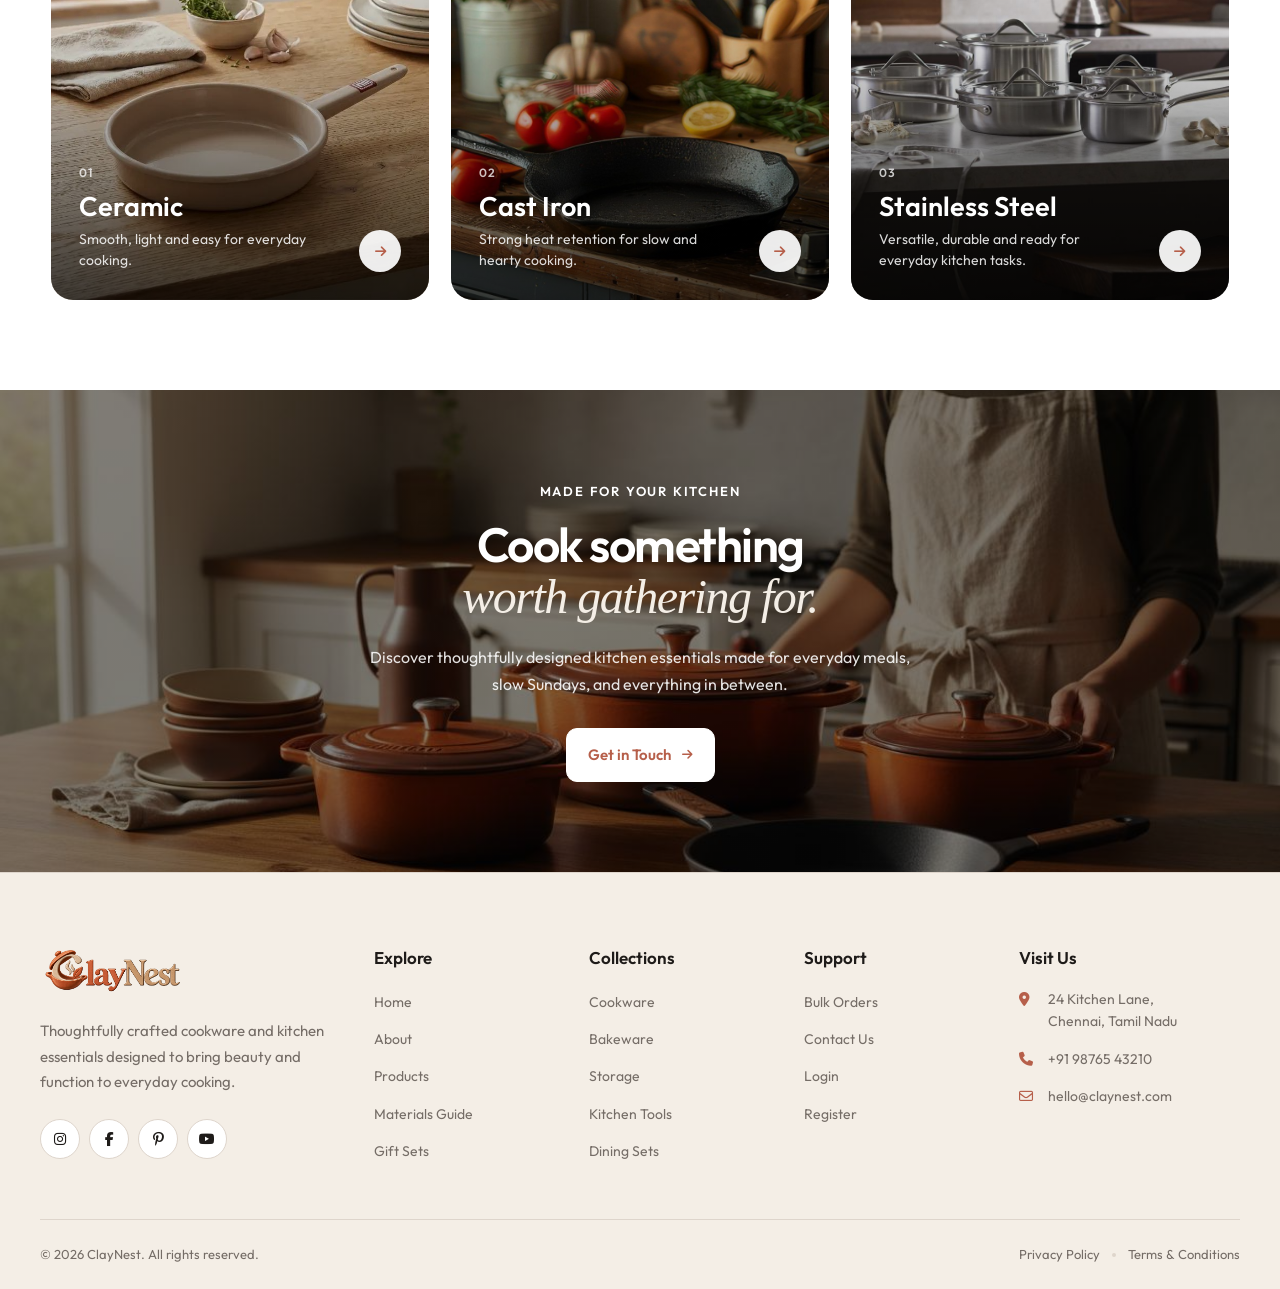
<file: products.html>
<!DOCTYPE html>
<html lang="en">

<head>
    <meta charset="UTF-8">
    <meta name="viewport" content="width=device-width, initial-scale=1.0">

    <title>ClayNest</title>

    <!-- Favicon -->
    <link rel="icon" type="image/png" href="images/favicon.png">

    <!-- Google Font - Outfit -->
    <link rel="preconnect" href="https://fonts.googleapis.com">
    <link rel="preconnect" href="https://fonts.gstatic.com" crossorigin>
    <link href="https://fonts.googleapis.com/css2?family=Outfit:wght@300;400;500;600;700&display=swap" rel="stylesheet">

    <!-- Font Awesome -->
    <link rel="stylesheet" href="https://cdnjs.cloudflare.com/ajax/libs/font-awesome/6.7.2/css/all.min.css">

    <!-- Main CSS -->
    <link rel="stylesheet" href="css/style.css">
</head>

<body>

    <!-- =========================
     HEADER
========================= -->

    <header class="site-header" id="siteHeader">
        <div class="container header-container">

            <!-- Logo -->
            <a href="index.html" class="site-logo" aria-label="ClayNest Home">
                <img src="images/logo.png" alt="ClayNest">
            </a>


            <!-- Desktop Navigation -->
            <nav class="main-navigation" id="mainNavigation" aria-label="Main Navigation">

                <ul class="nav-menu">

                    <!-- Home Dropdown -->
                    <li class="nav-item has-dropdown">

                        <button class="nav-link dropdown-toggle" type="button" aria-expanded="false">
                            Home
                            <i class="fa-solid fa-chevron-down"></i>
                        </button>

                        <ul class="dropdown-menu">

                            <li>
                                <a href="index.html">Home 1</a>
                            </li>

                            <li>
                                <a href="home-2.html">Home 2</a>
                            </li>

                        </ul>

                    </li>


                    <!-- About -->
                    <li class="nav-item">
                        <a href="about.html" class="nav-link">About</a>
                    </li>


                    <!-- Products -->
                    <li class="nav-item">
                        <a href="products.html" class="nav-link">Products</a>
                    </li>


                    <!-- Materials -->
                    <li class="nav-item">
                        <a href="materials.html" class="nav-link">Materials Guide</a>
                    </li>

                    <!-- Gift Sets -->
                    <li class="nav-item">
                        <a href="gift-sets.html" class="nav-link">Gift Sets</a>
                    </li>


                    <!-- Bulk Orders -->
                    <li class="nav-item">
                        <a href="bulk-orders.html" class="nav-link">Bulk Orders</a>
                    </li>


                    <!-- Contact -->
                    <li class="nav-item">
                        <a href="contact.html" class="nav-link">Contact</a>
                    </li>

                </ul>


                <!-- Mobile / Menu Actions -->
                <div class="mobile-menu-actions">

                    <!-- Dark Mode -->
                    <button class="header-action" id="themeToggle" type="button" aria-label="Toggle dark mode">

                        <span class="action-icon">
                            <i class="fa-solid fa-moon"></i>
                        </span>

                        <span class="action-text">Dark Mode</span>

                    </button>


                    <!-- RTL -->
                    <button class="header-action" id="rtlToggle" type="button" aria-label="Toggle RTL direction">

                        <span class="action-icon">
                            <i class="fa-solid fa-right-left"></i>
                        </span>

                        <span class="action-text">RTL Mode</span>

                    </button>


                    <!-- Login -->
                    <a href="login.html" class="header-login">
                        <span>Login</span>
                    </a>

                </div>

            </nav>


            <!-- Desktop Actions -->
            <div class="header-actions">

                <!-- Dark Mode -->
                <button class="desktop-action" id="desktopThemeToggle" type="button" aria-label="Toggle dark mode">

                    <i class="fa-solid fa-moon"></i>

                </button>


                <!-- RTL -->
                <button class="desktop-action" id="desktopRtlToggle" type="button" aria-label="Toggle RTL direction">

                    <i class="fa-solid fa-right-left"></i>

                </button>


                <!-- Login -->
                <a href="login.html" class="header-login">
                    <span>Login</span>
                </a>

            </div>


            <!-- Mobile Menu Toggle -->
            <button class="menu-toggle" id="menuToggle" type="button" aria-label="Open menu" aria-expanded="false"
                aria-controls="mainNavigation">

                <span></span>
                <span></span>
                <span></span>

            </button>

        </div>
    </header>


    <!-- =========================
     PAGE HERO
========================= -->

    <section class="page-hero products-banner">

        <div class="page-hero-overlay">

            <div class="container page-hero-container">

                <h1 class="page-hero-title">
                    Kitchen Essentials
                </h1>

                <p class="page-hero-description">
                    Beautifully practical pieces made for every meal and every kind of kitchen.<br>
                    Find the tools that make daily cooking feel considered.
                </p>

            </div>

        </div>

    </section>



    <!-- =========================================================
     PRODUCT CATALOG
========================================================= -->

    <section class="product-catalog-section">

        <div class="container">


            <!-- =================================================
             FILTER HEADER
        ================================================== -->

            <div class="product-explorer-header">

                <div>

                    <span class="explorer-label">
                        Explore the collection
                    </span>

                    <h2>
                        Find what fits
                        your kitchen.
                    </h2>

                </div>


                <p>
                    Refine your search by category, material,
                    size, price, and availability.
                </p>

            </div>


            <!-- =================================================
             FILTER PANEL
        ================================================== -->

            <div class="product-filter-panel">


                <!-- Product Intent -->

                <div class="filter-intent">

                    <div class="filter-heading">

                        <span>01</span>

                        <h3>
                            What are you looking for?
                        </h3>

                    </div>

                    <div class="intent-options">

                        <!-- All Products -->

                        <label class="intent-option active">

                            <input type="radio" name="product-type" value="all" checked>

                            <span>
                                All
                            </span>

                        </label>


                        <!-- Cook -->

                        <label class="intent-option">

                            <input type="radio" name="product-type" value="cookware">

                            <span>
                                Cook
                            </span>

                        </label>


                        <!-- Bake -->

                        <label class="intent-option">

                            <input type="radio" name="product-type" value="bakeware">

                            <span>
                                Bake
                            </span>

                        </label>


                        <!-- Store -->

                        <label class="intent-option">

                            <input type="radio" name="product-type" value="storage">

                            <span>
                                Store
                            </span>

                        </label>


                        <!-- Prep -->

                        <label class="intent-option">

                            <input type="radio" name="product-type" value="tools">

                            <span>
                                Prep
                            </span>

                        </label>


                        <!-- Dine -->

                        <label class="intent-option">

                            <input type="radio" name="product-type" value="dining">

                            <span>
                                Dine
                            </span>

                        </label>

                    </div>

                </div>


                <!-- Filter Details -->

                <div class="filter-details">


                    <!-- Material -->

                    <div class="filter-group">

                        <div class="filter-heading">

                            <span>02</span>

                            <h3>
                                Material
                            </h3>

                        </div>


                        <div class="filter-check-list">

                            <label>

                                <input type="checkbox" name="material" value="ceramic">

                                <span>
                                    Ceramic
                                </span>

                            </label>


                            <label>

                                <input type="checkbox" name="material" value="cast-iron">

                                <span>
                                    Cast Iron
                                </span>

                            </label>


                            <label>

                                <input type="checkbox" name="material" value="stainless-steel">

                                <span>
                                    Stainless Steel
                                </span>

                            </label>

                        </div>

                    </div>


                    <!-- Size -->

                    <div class="filter-group">

                        <div class="filter-heading">

                            <span>03</span>

                            <h3>
                                Size
                            </h3>

                        </div>


                        <div class="filter-check-list">

                            <label>

                                <input type="checkbox" name="size" value="small">

                                <span>
                                    Small
                                </span>

                            </label>


                            <label>

                                <input type="checkbox" name="size" value="medium">

                                <span>
                                    Medium
                                </span>

                            </label>


                            <label>

                                <input type="checkbox" name="size" value="large">

                                <span>
                                    Large
                                </span>

                            </label>

                        </div>

                    </div>


                    <!-- Availability -->

                    <div class="filter-group">

                        <div class="filter-heading">

                            <span>04</span>

                            <h3>
                                Availability
                            </h3>

                        </div>


                        <div class="filter-check-list">

                            <label>

                                <input type="checkbox" name="availability" value="in-stock">

                                <span>
                                    In Stock
                                </span>

                            </label>


                            <label>

                                <input type="checkbox" name="availability" value="new">

                                <span>
                                    New Arrivals
                                </span>

                            </label>

                        </div>

                    </div>


                    <!-- Price -->

                    <div class="filter-group price-filter">

                        <div class="filter-heading">

                            <span>05</span>

                            <h3>
                                Price Range
                            </h3>

                        </div>


                        <div class="price-values">

                            <span>
                                ₹1,000
                            </span>

                            <span>
                                ₹8,000
                            </span>

                        </div>


                        <div class="price-range">

                            <input type="range" min="1000" max="8000" value="8000" id="price-range">

                        </div>

                    </div>

                </div>


                <!-- Filter Footer -->

                <div class="filter-footer">

                    <span class="product-count">
                        Showing
                        <strong>21</strong>
                        products
                    </span>


                    <div class="filter-actions">

                        <button type="button" class="clear-filters">
                            Clear all
                        </button>


                        <button type="button" class="apply-filters">

                            Apply Filters

                            <i class="fa-solid fa-arrow-right"></i>

                        </button>

                    </div>

                </div>

            </div>


            <!-- =================================================
             PRODUCTS HEADER
        ================================================== -->

            <div class="products-header">

                <div>

                    <span class="products-label">
                        Our Collection
                    </span>

                    <h3>
                        Kitchen essentials,
                        thoughtfully made.
                    </h3>

                </div>


                <span class="catalog-count">
                    21 Products
                </span>

            </div>


            <!-- =================================================
             PRODUCTS GRID
        ================================================== -->

            <div class="products-grid">


                <!-- 01 -->

                <article class="product-card" data-category="cookware" data-material="ceramic" data-size="medium"
                    data-price="2499" data-availability="in-stock">

                    <div class="product-image">

                        <img src="images/ceramic-fry-pan.jpg" alt="Classic Ceramic Fry Pan">

                        <span class="product-badge">
                            Bestseller
                        </span>

                        <button class="product-wishlist" type="button" aria-label="Add to wishlist">

                            <i class="fa-regular fa-heart"></i>

                        </button>

                    </div>


                    <div class="product-content">

                        <span class="product-category">
                            Cookware
                        </span>

                        <h3>
                            Classic Ceramic Fry Pan
                        </h3>

                        <div class="product-bottom">

                            <strong>₹2,499</strong>

                            <a href="#">
                                View Product
                                <i class="fa-solid fa-arrow-right"></i>
                            </a>

                        </div>

                    </div>

                </article>


                <!-- 02 -->

                <article class="product-card" data-category="cookware" data-material="ceramic" data-size="small"
                    data-price="1999" data-availability="in-stock">

                    <div class="product-image">

                        <img src="images/ceramic-saucepan.jpg" alt="Stoneware Saucepan">

                        <button class="product-wishlist" type="button" aria-label="Add to wishlist">

                            <i class="fa-regular fa-heart"></i>

                        </button>

                    </div>


                    <div class="product-content">

                        <span class="product-category">
                            Cookware
                        </span>

                        <h3>
                            Stoneware Saucepan
                        </h3>

                        <div class="product-bottom">

                            <strong>₹1,999</strong>

                            <a href="#">
                                View Product
                                <i class="fa-solid fa-arrow-right"></i>
                            </a>

                        </div>

                    </div>

                </article>


                <!-- 03 -->

                <article class="product-card" data-category="cookware" data-material="cast-iron" data-size="large"
                    data-price="5999" data-availability="in-stock">

                    <div class="product-image">

                        <img src="images/cast-iron-dutch-oven.jpg" alt="Cast Iron Dutch Oven">

                        <span class="product-badge">
                            Popular
                        </span>

                        <button class="product-wishlist" type="button" aria-label="Add to wishlist">

                            <i class="fa-regular fa-heart"></i>

                        </button>

                    </div>


                    <div class="product-content">

                        <span class="product-category">
                            Cookware
                        </span>

                        <h3>
                            Cast Iron Dutch Oven
                        </h3>

                        <div class="product-bottom">

                            <strong>₹5,999</strong>

                            <a href="#">
                                View Product
                                <i class="fa-solid fa-arrow-right"></i>
                            </a>

                        </div>

                    </div>

                </article>


                <!-- 04 -->

                <article class="product-card" data-category="cookware" data-material="stainless-steel" data-size="large"
                    data-price="4499" data-availability="new">

                    <div class="product-image">

                        <img src="images/stainless-steel-pot.jpg" alt="Stainless Steel Cooking Pot">

                        <span class="product-badge">
                            New
                        </span>

                        <button class="product-wishlist" type="button" aria-label="Add to wishlist">

                            <i class="fa-regular fa-heart"></i>

                        </button>

                    </div>


                    <div class="product-content">

                        <span class="product-category">
                            Cookware
                        </span>

                        <h3>
                            Stainless Steel Cooking Pot
                        </h3>

                        <div class="product-bottom">

                            <strong>₹4,499</strong>

                            <a href="#">
                                View Product
                                <i class="fa-solid fa-arrow-right"></i>
                            </a>

                        </div>

                    </div>

                </article>


                <!-- 05 -->

                <article class="product-card" data-category="cookware" data-material="ceramic" data-size="medium"
                    data-price="3299" data-availability="in-stock">

                    <div class="product-image">

                        <img src="images/ceramic-casserole.jpg" alt="Everyday Ceramic Casserole">

                        <button class="product-wishlist" type="button" aria-label="Add to wishlist">

                            <i class="fa-regular fa-heart"></i>

                        </button>

                    </div>


                    <div class="product-content">

                        <span class="product-category">
                            Cookware
                        </span>

                        <h3>
                            Everyday Ceramic Casserole
                        </h3>

                        <div class="product-bottom">

                            <strong>₹3,299</strong>

                            <a href="#">
                                View Product
                                <i class="fa-solid fa-arrow-right"></i>
                            </a>

                        </div>

                    </div>

                </article>


                <!-- 06 -->

                <article class="product-card" data-category="bakeware" data-material="ceramic" data-size="medium"
                    data-price="2299" data-availability="new">

                    <div class="product-image">

                        <img src="images/ceramic-baking-dish.jpg" alt="Ceramic Baking Dish">

                        <span class="product-badge">
                            New
                        </span>

                        <button class="product-wishlist" type="button" aria-label="Add to wishlist">

                            <i class="fa-regular fa-heart"></i>

                        </button>

                    </div>


                    <div class="product-content">

                        <span class="product-category">
                            Bakeware
                        </span>

                        <h3>
                            Ceramic Baking Dish
                        </h3>

                        <div class="product-bottom">

                            <strong>₹2,299</strong>

                            <a href="#">
                                View Product
                                <i class="fa-solid fa-arrow-right"></i>
                            </a>

                        </div>

                    </div>

                </article>


                <!-- 07 -->

                <article class="product-card" data-category="bakeware" data-material="ceramic" data-size="large"
                    data-price="2799" data-availability="in-stock">

                    <div class="product-image">

                        <img src="images/stoneware-baking-tray.jpg" alt="Stoneware Baking Tray">

                        <button class="product-wishlist" type="button" aria-label="Add to wishlist">

                            <i class="fa-regular fa-heart"></i>

                        </button>

                    </div>


                    <div class="product-content">

                        <span class="product-category">
                            Bakeware
                        </span>

                        <h3>
                            Stoneware Baking Tray
                        </h3>

                        <div class="product-bottom">

                            <strong>₹2,799</strong>

                            <a href="#">
                                View Product
                                <i class="fa-solid fa-arrow-right"></i>
                            </a>

                        </div>

                    </div>

                </article>


                <!-- 08 -->

                <article class="product-card" data-category="bakeware" data-material="stainless-steel"
                    data-size="medium" data-price="1899" data-availability="in-stock">

                    <div class="product-image">

                        <img src="images/stainless-baking-set.jpg" alt="Stainless Steel Baking Set">

                        <button class="product-wishlist" type="button" aria-label="Add to wishlist">

                            <i class="fa-regular fa-heart"></i>

                        </button>

                    </div>


                    <div class="product-content">

                        <span class="product-category">
                            Bakeware
                        </span>

                        <h3>
                            Stainless Steel Baking Set
                        </h3>

                        <div class="product-bottom">

                            <strong>₹1,899</strong>

                            <a href="#">
                                View Product
                                <i class="fa-solid fa-arrow-right"></i>
                            </a>

                        </div>

                    </div>

                </article>


                <!-- 09 -->

                <article class="product-card" data-category="bakeware" data-material="ceramic" data-size="small"
                    data-price="1599" data-availability="in-stock">

                    <div class="product-image">

                        <img src="images/ceramic-ramekin-set.jpg" alt="Ceramic Ramekin Set">

                        <button class="product-wishlist" type="button" aria-label="Add to wishlist">

                            <i class="fa-regular fa-heart"></i>

                        </button>

                    </div>


                    <div class="product-content">

                        <span class="product-category">
                            Bakeware
                        </span>

                        <h3>
                            Ceramic Ramekin Set
                        </h3>

                        <div class="product-bottom">

                            <strong>₹1,599</strong>

                            <a href="#">
                                View Product
                                <i class="fa-solid fa-arrow-right"></i>
                            </a>

                        </div>

                    </div>

                </article>


                <!-- 10 -->

                <article class="product-card" data-category="storage" data-material="ceramic" data-size="medium"
                    data-price="1899" data-availability="in-stock">

                    <div class="product-image">

                        <img src="images/ceramic-storage-set.jpg" alt="Ceramic Storage Set">

                        <span class="product-badge">
                            Bestseller
                        </span>

                        <button class="product-wishlist" type="button" aria-label="Add to wishlist">

                            <i class="fa-regular fa-heart"></i>

                        </button>

                    </div>


                    <div class="product-content">

                        <span class="product-category">
                            Storage
                        </span>

                        <h3>
                            Ceramic Storage Set
                        </h3>

                        <div class="product-bottom">

                            <strong>₹1,899</strong>

                            <a href="#">
                                View Product
                                <i class="fa-solid fa-arrow-right"></i>
                            </a>

                        </div>

                    </div>

                </article>


                <!-- 11 -->

                <article class="product-card" data-category="storage" data-material="stainless-steel" data-size="medium"
                    data-price="2499" data-availability="new">

                    <div class="product-image">

                        <img src="images/stainless-storage-set.jpg" alt="Stainless Storage Set">

                        <span class="product-badge">
                            New
                        </span>

                        <button class="product-wishlist" type="button" aria-label="Add to wishlist">

                            <i class="fa-regular fa-heart"></i>

                        </button>

                    </div>


                    <div class="product-content">

                        <span class="product-category">
                            Storage
                        </span>

                        <h3>
                            Stainless Storage Set
                        </h3>

                        <div class="product-bottom">

                            <strong>₹2,499</strong>

                            <a href="#">
                                View Product
                                <i class="fa-solid fa-arrow-right"></i>
                            </a>

                        </div>

                    </div>

                </article>


                <!-- 12 -->

                <article class="product-card" data-category="storage" data-material="ceramic" data-size="large"
                    data-price="3299" data-availability="in-stock">

                    <div class="product-image">

                        <img src="images/large-kitchen-canister.jpg" alt="Large Kitchen Canister Set">

                        <button class="product-wishlist" type="button" aria-label="Add to wishlist">

                            <i class="fa-regular fa-heart"></i>

                        </button>

                    </div>


                    <div class="product-content">

                        <span class="product-category">
                            Storage
                        </span>

                        <h3>
                            Large Kitchen Canister Set
                        </h3>

                        <div class="product-bottom">

                            <strong>₹3,299</strong>

                            <a href="#">
                                View Product
                                <i class="fa-solid fa-arrow-right"></i>
                            </a>

                        </div>

                    </div>

                </article>


                <!-- 13 -->

                <article class="product-card" data-category="storage" data-material="stainless-steel" data-size="small"
                    data-price="1299" data-availability="in-stock">

                    <div class="product-image">

                        <img src="images/spice-container-set.jpg" alt="Spice Container Set">

                        <button class="product-wishlist" type="button" aria-label="Add to wishlist">

                            <i class="fa-regular fa-heart"></i>

                        </button>

                    </div>


                    <div class="product-content">

                        <span class="product-category">
                            Storage
                        </span>

                        <h3>
                            Spice Container Set
                        </h3>

                        <div class="product-bottom">

                            <strong>₹1,299</strong>

                            <a href="#">
                                View Product
                                <i class="fa-solid fa-arrow-right"></i>
                            </a>

                        </div>

                    </div>

                </article>


                <!-- 14 -->

                <article class="product-card" data-category="tools" data-material="stainless-steel" data-size="medium"
                    data-price="1599" data-availability="new">

                    <div class="product-image">

                        <img src="images/kitchen-utensil-set.jpg" alt="Everyday Utensil Set">

                        <span class="product-badge">
                            New
                        </span>

                        <button class="product-wishlist" type="button" aria-label="Add to wishlist">

                            <i class="fa-regular fa-heart"></i>

                        </button>

                    </div>


                    <div class="product-content">

                        <span class="product-category">
                            Kitchen Tools
                        </span>

                        <h3>
                            Everyday Utensil Set
                        </h3>

                        <div class="product-bottom">

                            <strong>₹1,599</strong>

                            <a href="#">
                                View Product
                                <i class="fa-solid fa-arrow-right"></i>
                            </a>

                        </div>

                    </div>

                </article>


                <!-- 15 -->

                <article class="product-card" data-category="tools" data-material="stainless-steel" data-size="small"
                    data-price="999" data-availability="in-stock">

                    <div class="product-image">

                        <img src="images/chef-knife.jpg" alt="Everyday Chef Knife">

                        <button class="product-wishlist" type="button" aria-label="Add to wishlist">

                            <i class="fa-regular fa-heart"></i>

                        </button>

                    </div>


                    <div class="product-content">

                        <span class="product-category">
                            Kitchen Tools
                        </span>

                        <h3>
                            Everyday Chef Knife
                        </h3>

                        <div class="product-bottom">

                            <strong>₹999</strong>

                            <a href="#">
                                View Product
                                <i class="fa-solid fa-arrow-right"></i>
                            </a>

                        </div>

                    </div>

                </article>


                <!-- 16 -->

                <article class="product-card" data-category="tools" data-material="ceramic" data-size="medium"
                    data-price="1399" data-availability="in-stock">

                    <div class="product-image">

                        <img src="images/ceramic-measuring-set.jpg" alt="Ceramic Measuring Set">

                        <button class="product-wishlist" type="button" aria-label="Add to wishlist">

                            <i class="fa-regular fa-heart"></i>

                        </button>

                    </div>


                    <div class="product-content">

                        <span class="product-category">
                            Kitchen Tools
                        </span>

                        <h3>
                            Ceramic Measuring Set
                        </h3>

                        <div class="product-bottom">

                            <strong>₹1,399</strong>

                            <a href="#">
                                View Product
                                <i class="fa-solid fa-arrow-right"></i>
                            </a>

                        </div>

                    </div>

                </article>


                <!-- 17 -->

                <article class="product-card" data-category="tools" data-material="stainless-steel" data-size="large"
                    data-price="1899" data-availability="in-stock">

                    <div class="product-image">

                        <img src="images/stainless-kitchen-tools.jpg" alt="Stainless Kitchen Tools">

                        <button class="product-wishlist" type="button" aria-label="Add to wishlist">

                            <i class="fa-regular fa-heart"></i>

                        </button>

                    </div>


                    <div class="product-content">

                        <span class="product-category">
                            Kitchen Tools
                        </span>

                        <h3>
                            Stainless Kitchen Tools
                        </h3>

                        <div class="product-bottom">

                            <strong>₹1,899</strong>

                            <a href="#">
                                View Product
                                <i class="fa-solid fa-arrow-right"></i>
                            </a>

                        </div>

                    </div>

                </article>


                <!-- 18 -->

                <article class="product-card" data-category="dining" data-material="ceramic" data-size="large"
                    data-price="4999" data-availability="in-stock">

                    <div class="product-image">

                        <img src="images/everyday-dining-set.jpg" alt="Everyday Ceramic Dining Set">

                        <span class="product-badge">
                            Bestseller
                        </span>

                        <button class="product-wishlist" type="button" aria-label="Add to wishlist">

                            <i class="fa-regular fa-heart"></i>

                        </button>

                    </div>


                    <div class="product-content">

                        <span class="product-category">
                            Dining Sets
                        </span>

                        <h3>
                            Everyday Ceramic Dining Set
                        </h3>

                        <div class="product-bottom">

                            <strong>₹4,999</strong>

                            <a href="#">
                                View Product
                                <i class="fa-solid fa-arrow-right"></i>
                            </a>

                        </div>

                    </div>

                </article>


                <!-- 19 -->

                <article class="product-card" data-category="dining" data-material="ceramic" data-size="small"
                    data-price="1299" data-availability="new">

                    <div class="product-image">

                        <img src="images/ceramic-bowl-set.jpg" alt="Minimal Ceramic Bowl Set">

                        <span class="product-badge">
                            New
                        </span>

                        <button class="product-wishlist" type="button" aria-label="Add to wishlist">

                            <i class="fa-regular fa-heart"></i>

                        </button>

                    </div>


                    <div class="product-content">

                        <span class="product-category">
                            Dining Sets
                        </span>

                        <h3>
                            Minimal Ceramic Bowl Set
                        </h3>

                        <div class="product-bottom">

                            <strong>₹1,299</strong>

                            <a href="#">
                                View Product
                                <i class="fa-solid fa-arrow-right"></i>
                            </a>

                        </div>

                    </div>

                </article>


                <!-- 20 -->

                <article class="product-card" data-category="dining" data-material="ceramic" data-size="medium"
                    data-price="2899" data-availability="in-stock">

                    <div class="product-image">

                        <img src="images/ceramic-plate-set.jpg" alt="Handcrafted Ceramic Plate Set">

                        <button class="product-wishlist" type="button" aria-label="Add to wishlist">

                            <i class="fa-regular fa-heart"></i>

                        </button>

                    </div>


                    <div class="product-content">

                        <span class="product-category">
                            Dining Sets
                        </span>

                        <h3>
                            Handcrafted Plate Set
                        </h3>

                        <div class="product-bottom">

                            <strong>₹2,899</strong>

                            <a href="#">
                                View Product
                                <i class="fa-solid fa-arrow-right"></i>
                            </a>

                        </div>

                    </div>

                </article>


                <!-- 21 -->

                <article class="product-card" data-category="dining" data-material="ceramic" data-size="large"
                    data-price="3799" data-availability="in-stock">

                    <div class="product-image">

                        <img src="images/serving-dinner-set.jpg" alt="Ceramic Serving Dinner Set">

                        <button class="product-wishlist" type="button" aria-label="Add to wishlist">

                            <i class="fa-regular fa-heart"></i>

                        </button>

                    </div>


                    <div class="product-content">

                        <span class="product-category">
                            Dining Sets
                        </span>

                        <h3>
                            Ceramic Serving Dinner Set
                        </h3>

                        <div class="product-bottom">

                            <strong>₹3,799</strong>

                            <a href="#">
                                View Product
                                <i class="fa-solid fa-arrow-right"></i>
                            </a>

                        </div>

                    </div>

                </article>


            </div>

        </div>

    </section>

    <!-- =========================================================
     KITCHEN ESSENTIALS SPOTLIGHT
     ========================================================= -->

    <section class="kitchen-spotlight">

        <div class="spotlight-container">

            <!-- Image -->

            <div class="spotlight-image">

                <img src="images/kitchen-lifestyle.jpg" alt="Ceramic cookware arranged in a warm kitchen">

            </div>


            <!-- Content -->

            <div class="spotlight-content">

                <span class="spotlight-label">
                    Everyday Essentials
                </span>

                <h2>
                    Made for the meals
                    <em>you make most.</em>
                </h2>

                <p>
                    Thoughtfully chosen cookware and kitchen pieces
                    designed to make everyday cooking feel simpler,
                    warmer, and more enjoyable.
                </p>


                <!-- Highlights -->

                <div class="spotlight-highlights">

                    <div class="spotlight-highlight">

                        <span class="highlight-icon">
                            <i class="fa-solid fa-shield-heart"></i>
                        </span>

                        <div>
                            <h3>
                                Built to Last
                            </h3>

                            <p>
                                Reliable pieces for everyday use.
                            </p>
                        </div>

                    </div>


                    <div class="spotlight-highlight">

                        <span class="highlight-icon">
                            <i class="fa-solid fa-droplet"></i>
                        </span>

                        <div>
                            <h3>
                                Easy to Care
                            </h3>

                            <p>
                                Simple care for effortless cooking.
                            </p>
                        </div>

                    </div>


                    <div class="spotlight-highlight">

                        <span class="highlight-icon">
                            <i class="fa-solid fa-wand-magic-sparkles"></i>
                        </span>

                        <div>
                            <h3>
                                Thoughtful Design
                            </h3>

                            <p>
                                Made to look beautiful on your counter.
                            </p>
                        </div>

                    </div>

                </div>


                <a href="materials-guide.html" class="spotlight-button">

                    Explore Materials

                    <i class="fa-solid fa-arrow-right"></i>

                </a>

            </div>

        </div>

    </section>

    <!-- =========================================================
     MATERIAL PICKS
     ========================================================= -->

    <section class="material-picks">

        <div class="material-picks-container">

            <div class="material-picks-heading">

                <span>
                    MATERIALS WE LOVE
                </span>

                <h2>
                    Choose what suits
                    <em>your kitchen.</em>
                </h2>

            </div>


            <div class="material-picks-grid">

                <!-- Ceramic -->

                <a href="materials-guide.html" class="material-pick-card">

                    <img src="images/ceramic-material.jpg" alt="Ceramic cookware">

                    <div class="material-pick-overlay">

                        <div>

                            <small>
                                01
                            </small>

                            <h3>
                                Ceramic
                            </h3>

                            <p>
                                Smooth, light and easy
                                for everyday cooking.
                            </p>

                        </div>

                        <span class="material-pick-arrow">
                            <i class="fa-solid fa-arrow-right"></i>
                        </span>

                    </div>

                </a>


                <!-- Cast Iron -->

                <a href="materials-guide.html" class="material-pick-card">

                    <img src="images/cast-iron-material.jpg" alt="Cast iron cookware">

                    <div class="material-pick-overlay">

                        <div>

                            <small>
                                02
                            </small>

                            <h3>
                                Cast Iron
                            </h3>

                            <p>
                                Strong heat retention for
                                slow and hearty cooking.
                            </p>

                        </div>

                        <span class="material-pick-arrow">
                            <i class="fa-solid fa-arrow-right"></i>
                        </span>

                    </div>

                </a>


                <!-- Stainless Steel -->

                <a href="materials-guide.html" class="material-pick-card">

                    <img src="images/stainless-material.jpg" alt="Stainless steel cookware">

                    <div class="material-pick-overlay">

                        <div>

                            <small>
                                03
                            </small>

                            <h3>
                                Stainless Steel
                            </h3>

                            <p>
                                Versatile, durable and ready
                                for everyday kitchen tasks.
                            </p>

                        </div>

                        <span class="material-pick-arrow">
                            <i class="fa-solid fa-arrow-right"></i>
                        </span>

                    </div>

                </a>

            </div>

        </div>

    </section>

    <!-- =========================================================
     PRODUCTS CTA
     ========================================================= -->

    <section class="products-cta">

        <div class="products-cta-content">

            <span class="products-cta-label">
                MADE FOR YOUR KITCHEN
            </span>

            <h2>
                Cook something
                <em>worth gathering for.</em>
            </h2>

            <p>
                Discover thoughtfully designed kitchen essentials
                made for everyday meals, slow Sundays, and
                everything in between.
            </p>

            <a href="contact.html" class="products-cta-button">
                Get in Touch
                <i class="fa-solid fa-arrow-right"></i>
            </a>

        </div>

    </section>

    <!-- =========================
     FOOTER
========================= -->

    <footer class="site-footer">

        <div class="container">

            <!-- Footer Main -->
            <div class="footer-main">

                <!-- Brand -->
                <div class="footer-brand">

                    <a href="index.html" class="footer-logo">
                        <img src="images/logo.png" alt="ClayNest">
                    </a>

                    <p class="footer-description">
                        Thoughtfully crafted cookware and kitchen essentials
                        designed to bring beauty and function to everyday cooking.
                    </p>

                    <div class="footer-social">

                        <a href="#" aria-label="Instagram">
                            <i class="fa-brands fa-instagram"></i>
                        </a>

                        <a href="#" aria-label="Facebook">
                            <i class="fa-brands fa-facebook-f"></i>
                        </a>

                        <a href="#" aria-label="Pinterest">
                            <i class="fa-brands fa-pinterest-p"></i>
                        </a>

                        <a href="#" aria-label="YouTube">
                            <i class="fa-brands fa-youtube"></i>
                        </a>

                    </div>

                </div>


                <!-- Quick Links -->
                <div class="footer-column">

                    <h3>Explore</h3>

                    <ul class="footer-links">

                        <li>
                            <a href="index.html">Home</a>
                        </li>

                        <li>
                            <a href="about.html">About</a>
                        </li>

                        <li>
                            <a href="products.html">Products</a>
                        </li>

                        <li>
                            <a href="materials.html">Materials Guide</a>
                        </li>

                        <li>
                            <a href="gift-sets.html">Gift Sets</a>
                        </li>

                    </ul>

                </div>


                <!-- Collections -->
                <div class="footer-column">

                    <h3>Collections</h3>

                    <ul class="footer-links">

                        <li>
                            <a href="products.html">Cookware</a>
                        </li>

                        <li>
                            <a href="products.html">Bakeware</a>
                        </li>

                        <li>
                            <a href="products.html">Storage</a>
                        </li>

                        <li>
                            <a href="products.html">Kitchen Tools</a>
                        </li>

                        <li>
                            <a href="products.html">Dining Sets</a>
                        </li>

                    </ul>

                </div>


                <!-- Support -->
                <div class="footer-column">

                    <h3>Support</h3>

                    <ul class="footer-links">

                        <li>
                            <a href="bulk-orders.html">Bulk Orders</a>
                        </li>

                        <li>
                            <a href="contact.html">Contact Us</a>
                        </li>

                        <li>
                            <a href="login.html">Login</a>
                        </li>

                        <li>
                            <a href="register.html">Register</a>
                        </li>

                    </ul>

                </div>


                <!-- Contact -->
                <div class="footer-column footer-contact">

                    <h3>Visit Us</h3>

                    <div class="contact-item">

                        <i class="fa-solid fa-location-dot"></i>

                        <span>
                            24 Kitchen Lane,<br>
                            Chennai, Tamil Nadu
                        </span>

                    </div>


                    <div class="contact-item">

                        <i class="fa-solid fa-phone"></i>

                        <a href="tel:+919876543210">
                            +91 98765 43210
                        </a>

                    </div>


                    <div class="contact-item">

                        <i class="fa-regular fa-envelope"></i>

                        <a href="mailto:hello@claynest.com">
                            hello@claynest.com
                        </a>

                    </div>

                </div>

            </div>


            <!-- Footer Bottom -->
            <div class="footer-bottom">

                <p>
                    © 2026 ClayNest. All rights reserved.
                </p>

                <div class="footer-bottom-links">

                    <a href="#">Privacy Policy</a>

                    <span></span>

                    <a href="#">Terms & Conditions</a>

                </div>

            </div>

        </div>

    </footer>


    <!-- Scroll To Top Button -->
    <button class="scroll-to-top" id="scrollToTop" type="button" aria-label="Scroll to top">
        <i class="fa-solid fa-arrow-up"></i>
    </button>

    <!-- Main JavaScript -->
    <script src="js/main.js"></script>

</body>

</html>
</file>
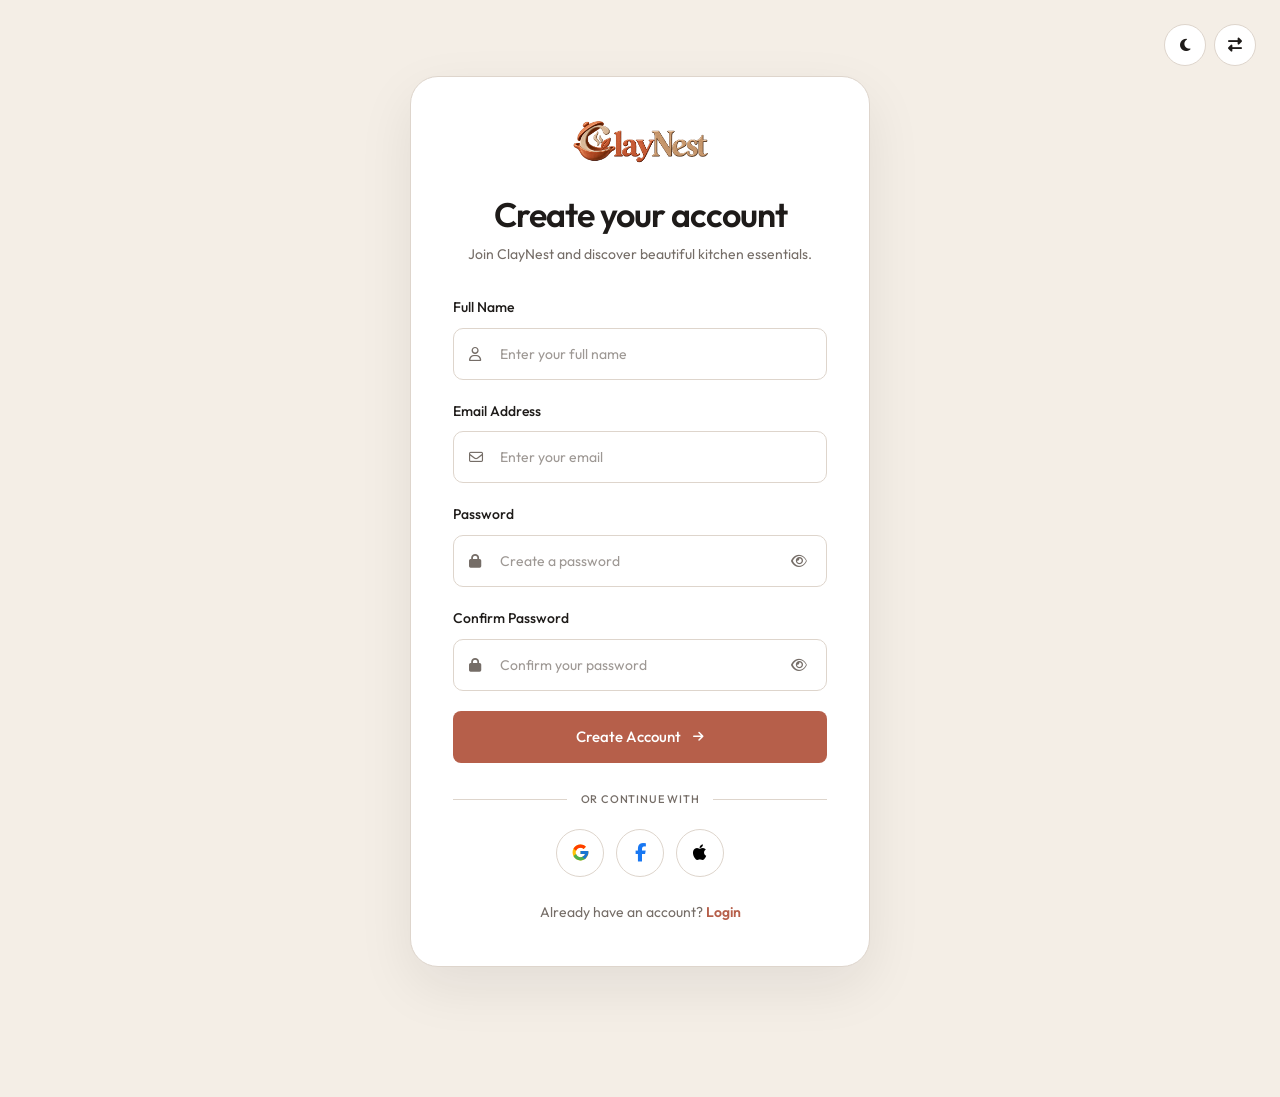
<file: register.html>
<!DOCTYPE html>
<html lang="en">

<head>
    <meta charset="UTF-8">
    <meta name="viewport" content="width=device-width, initial-scale=1.0">

    <title>ClayNest</title>

    <!-- Favicon -->
    <link rel="icon" type="image/png" href="images/favicon.png">

    <!-- Google Font - Outfit -->
    <link rel="preconnect" href="https://fonts.googleapis.com">
    <link rel="preconnect" href="https://fonts.gstatic.com" crossorigin>
    <link href="https://fonts.googleapis.com/css2?family=Outfit:wght@300;400;500;600;700&display=swap" rel="stylesheet">

    <!-- Font Awesome -->
    <link rel="stylesheet" href="https://cdnjs.cloudflare.com/ajax/libs/font-awesome/6.7.2/css/all.min.css">

    <!-- Main CSS -->
    <link rel="stylesheet" href="css/style.css">
</head>


<body class="auth-page">


    <!-- =====================================================
         TOP RIGHT ACTIONS
    ====================================================== -->

    <div class="auth-top-actions">

        <button class="auth-action" id="desktopThemeToggle" type="button" aria-label="Toggle dark mode">

            <i class="fa-solid fa-moon"></i>

        </button>


        <button class="auth-action" id="desktopRtlToggle" type="button" aria-label="Toggle RTL direction">

            <i class="fa-solid fa-right-left"></i>

        </button>

    </div>


    <!-- =====================================================
         REGISTER AREA
    ====================================================== -->

    <main class="auth-main">

        <div class="auth-card">


            <!-- Logo -->

            <a href="index.html" class="auth-logo">

                <img src="images/logo.png" alt="ClayNest">

            </a>


            <!-- Heading -->

            <div class="auth-heading">

                <h1>
                    Create your account
                </h1>

                <p>
                    Join ClayNest and discover beautiful
                    kitchen essentials.
                </p>

            </div>


            <!-- Register Form -->

            <form class="auth-form" action="#" method="post">


                <!-- Full Name -->

                <div class="auth-form-group">

                    <label for="register-name">
                        Full Name
                    </label>

                    <div class="auth-input-wrap">

                        <i class="fa-regular fa-user"></i>

                        <input type="text" id="register-name" name="name" placeholder="Enter your full name"
                            autocomplete="name" required>

                    </div>

                </div>


                <!-- Email -->

                <div class="auth-form-group">

                    <label for="register-email">
                        Email Address
                    </label>

                    <div class="auth-input-wrap">

                        <i class="fa-regular fa-envelope"></i>

                        <input type="email" id="register-email" name="email" placeholder="Enter your email"
                            autocomplete="email" required>

                    </div>

                </div>


                <!-- Password -->

                <div class="auth-form-group">

                    <label for="register-password">
                        Password
                    </label>

                    <div class="auth-input-wrap">

                        <i class="fa-solid fa-lock"></i>

                        <input type="password" id="register-password" name="password" placeholder="Create a password"
                            autocomplete="new-password" required>

                        <button type="button" class="password-toggle" data-target="register-password"
                            aria-label="Show password">

                            <i class="fa-regular fa-eye"></i>

                        </button>

                    </div>

                </div>


                <!-- Confirm Password -->

                <div class="auth-form-group">

                    <label for="register-confirm-password">
                        Confirm Password
                    </label>

                    <div class="auth-input-wrap">

                        <i class="fa-solid fa-lock"></i>

                        <input type="password" id="register-confirm-password" name="confirm_password"
                            placeholder="Confirm your password" autocomplete="new-password" required>

                        <button type="button" class="password-toggle" data-target="register-confirm-password"
                            aria-label="Show password">

                            <i class="fa-regular fa-eye"></i>

                        </button>

                    </div>

                </div>


                <!-- Create Account -->

                <button type="submit" class="auth-submit">

                    Create Account

                    <i class="fa-solid fa-arrow-right"></i>

                </button>

            </form>


            <!-- Divider -->

            <div class="auth-divider">

                <span>
                    or continue with
                </span>

            </div>


            <!-- Social Login -->

            <div class="social-login">


                <!-- Google -->

                <a href="#" class="social-button google" aria-label="Continue with Google">

                    <img src="images/google-logo.svg" alt="Google">

                </a>


                <!-- Facebook -->

                <a href="#" class="social-button facebook" aria-label="Continue with Facebook">

                    <i class="fa-brands fa-facebook-f"></i>

                </a>


                <!-- Apple -->

                <a href="#" class="social-button apple" aria-label="Continue with Apple">

                    <i class="fa-brands fa-apple"></i>

                </a>

            </div>


            <!-- Login Link -->

            <p class="auth-switch">

                Already have an account?

                <a href="login.html">
                    Login
                </a>

            </p>


        </div>

    </main>

    <!-- Main JavaScript -->
    <script src="js/main.js"></script>

</body>

</html>
</file>
